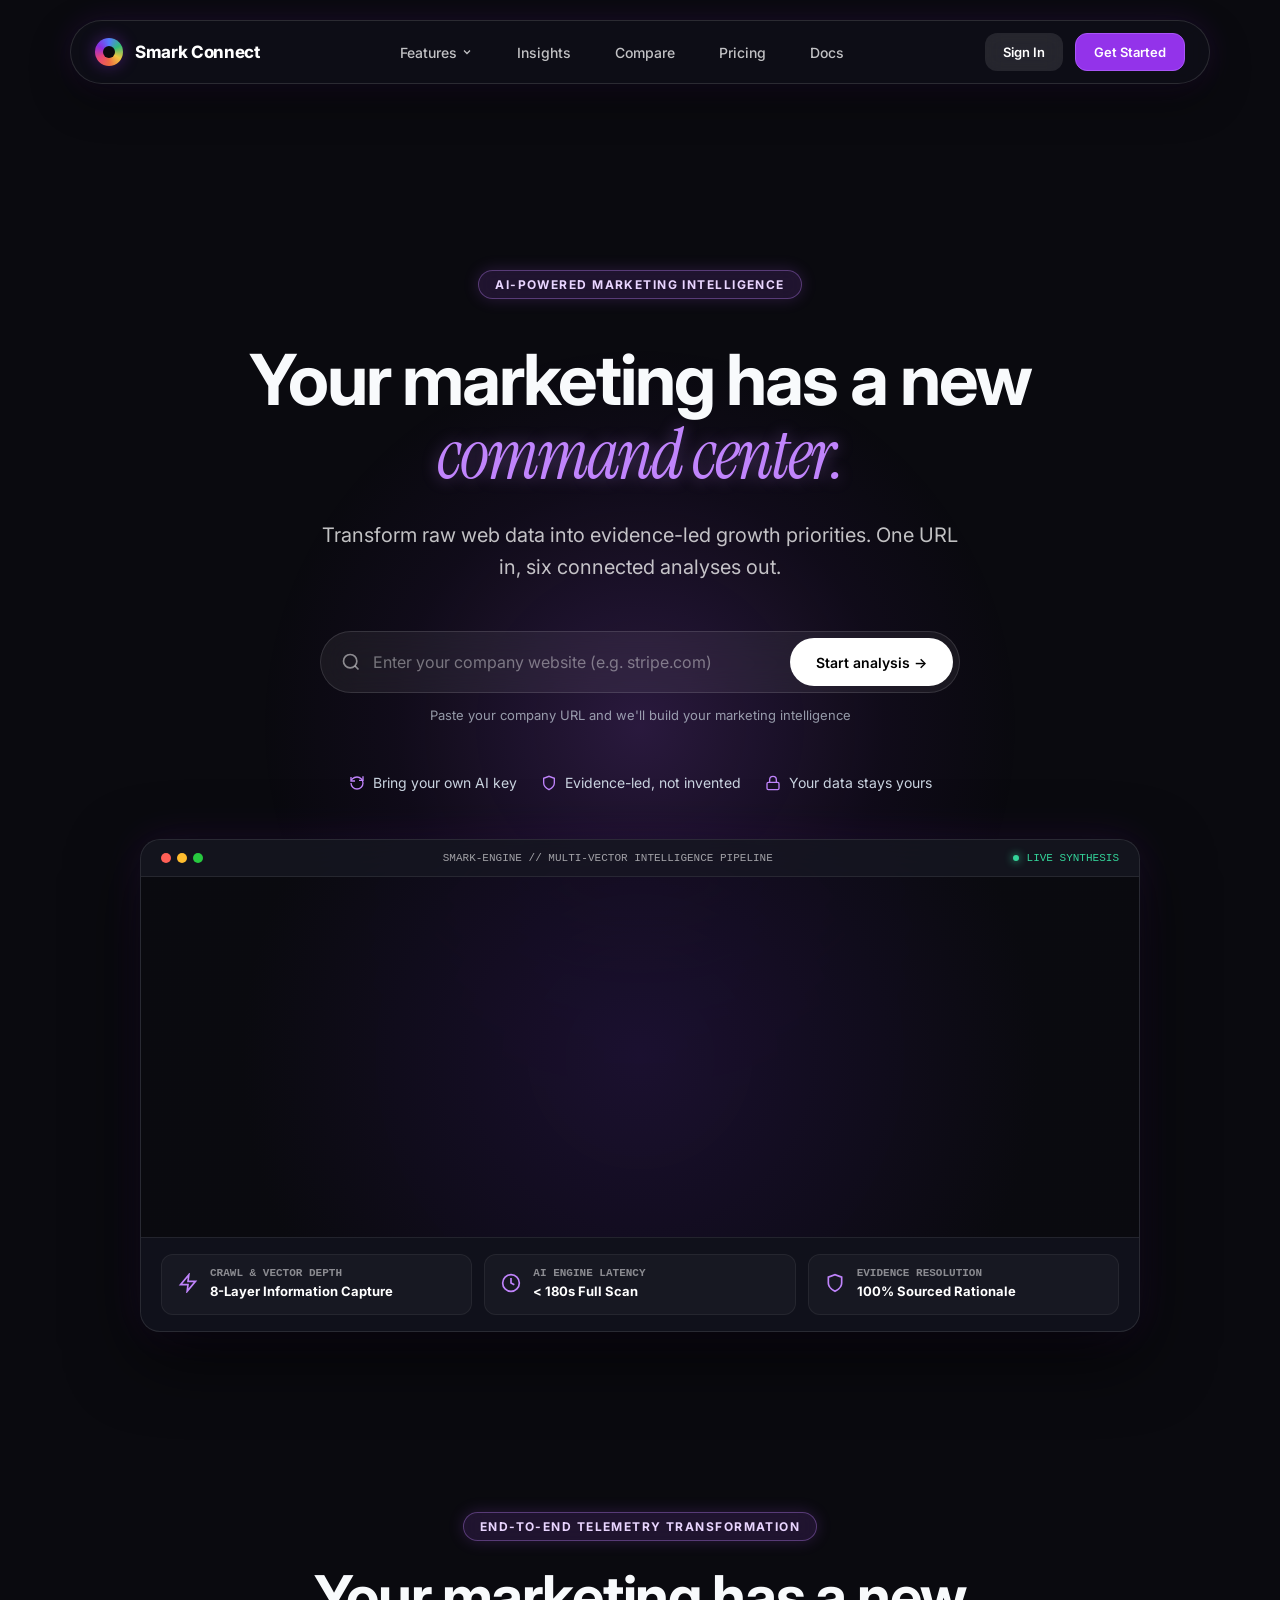
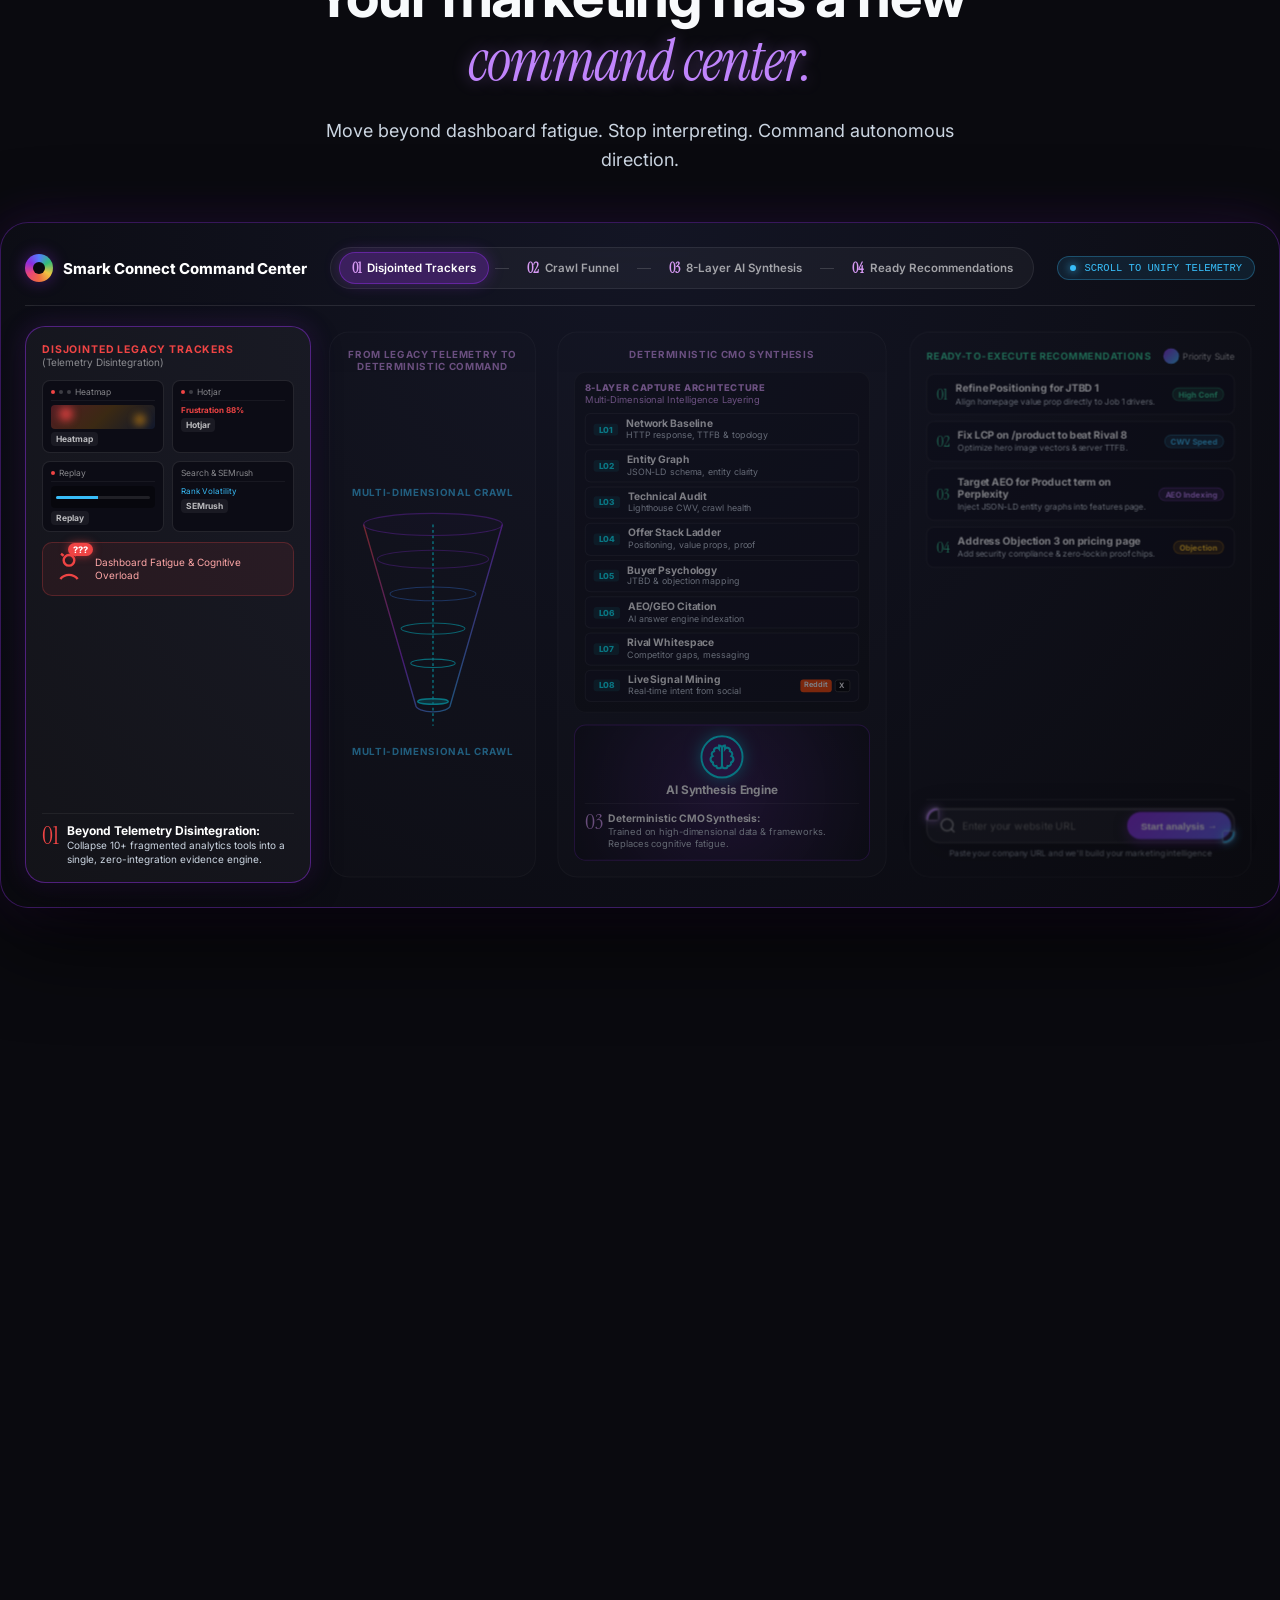
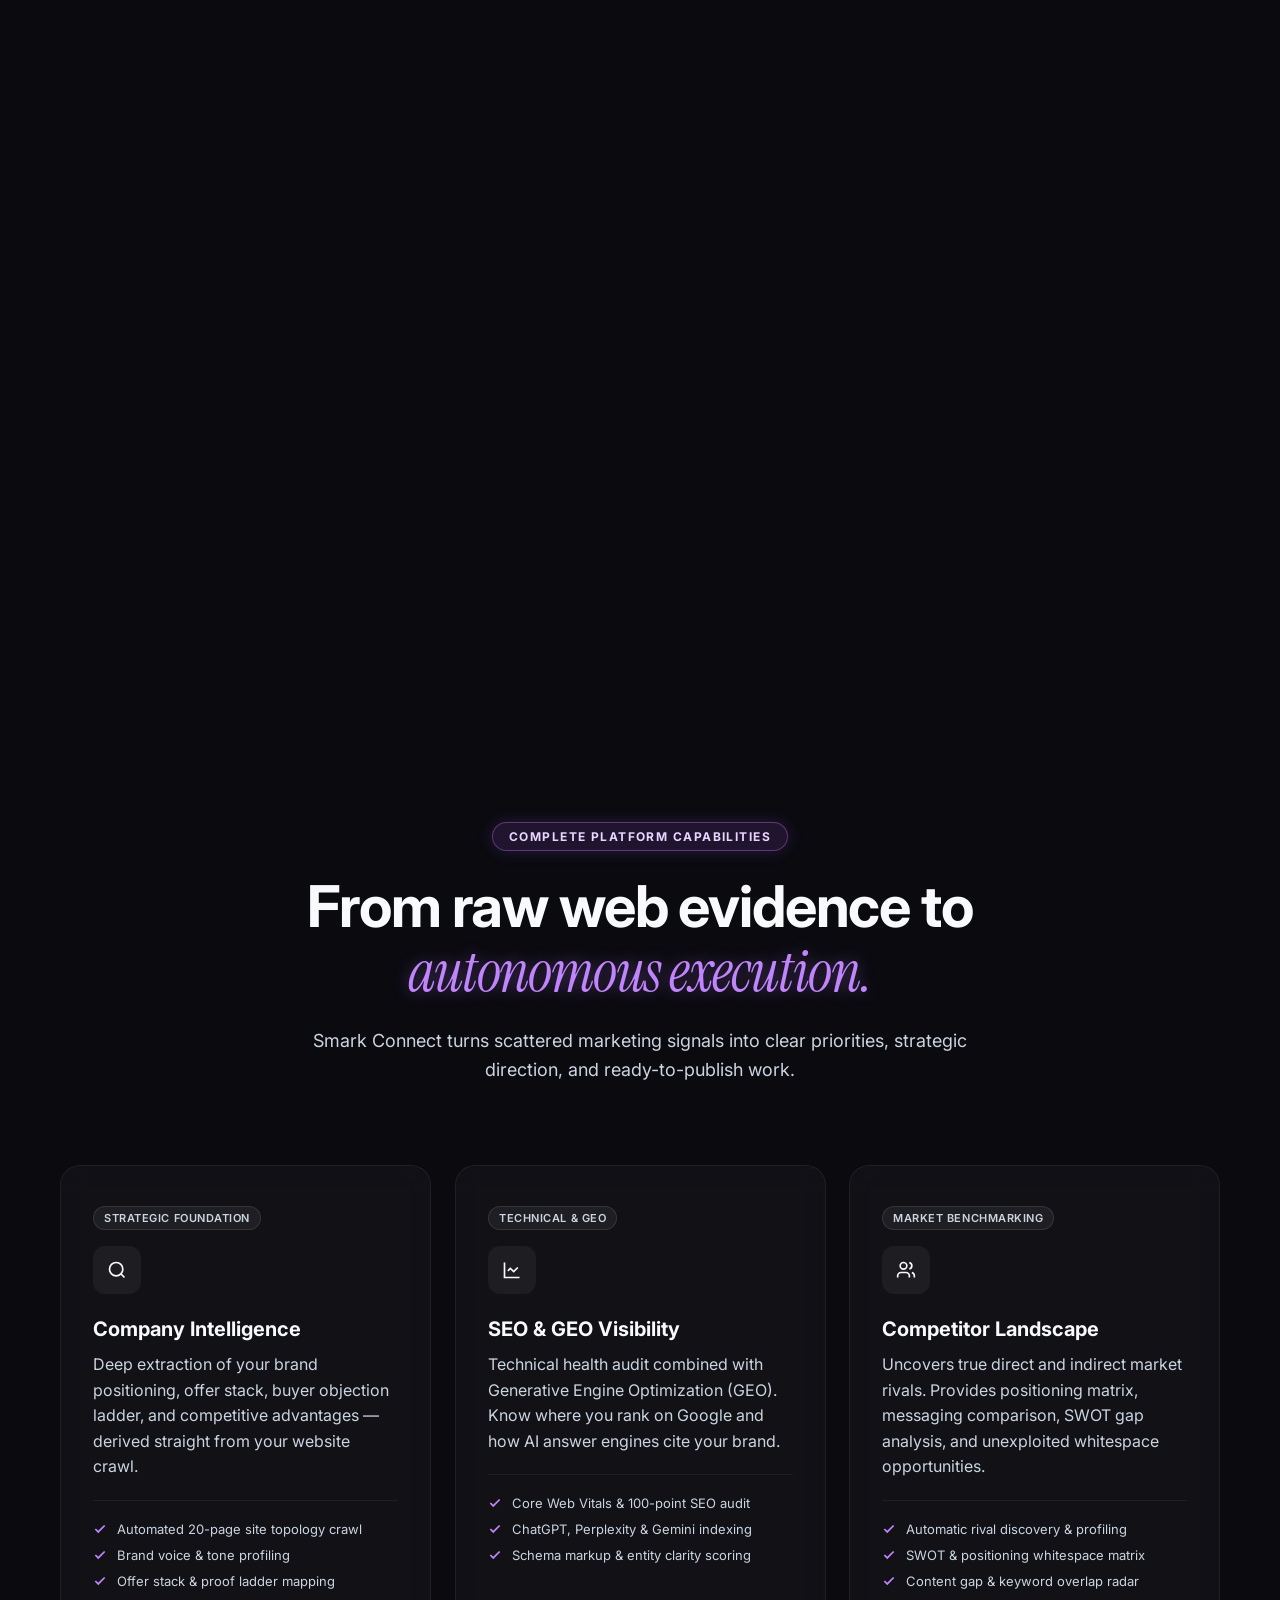
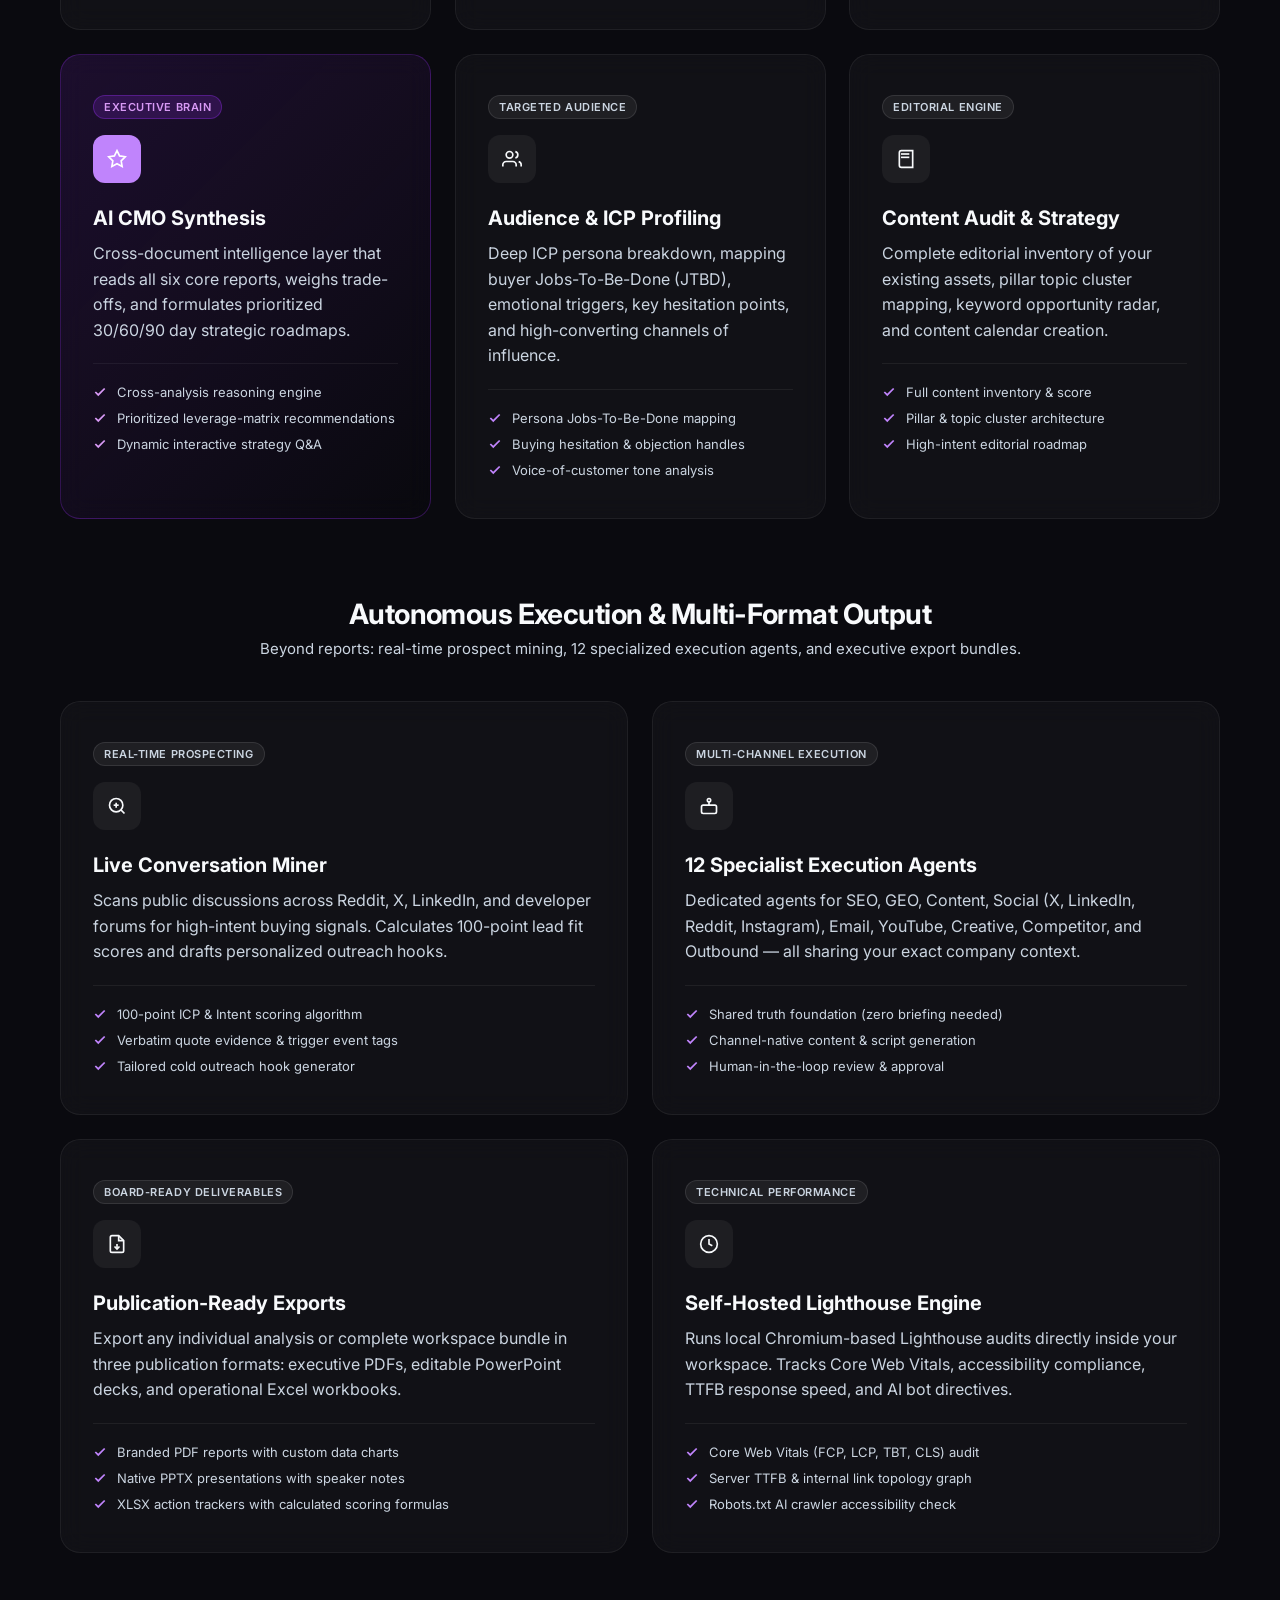
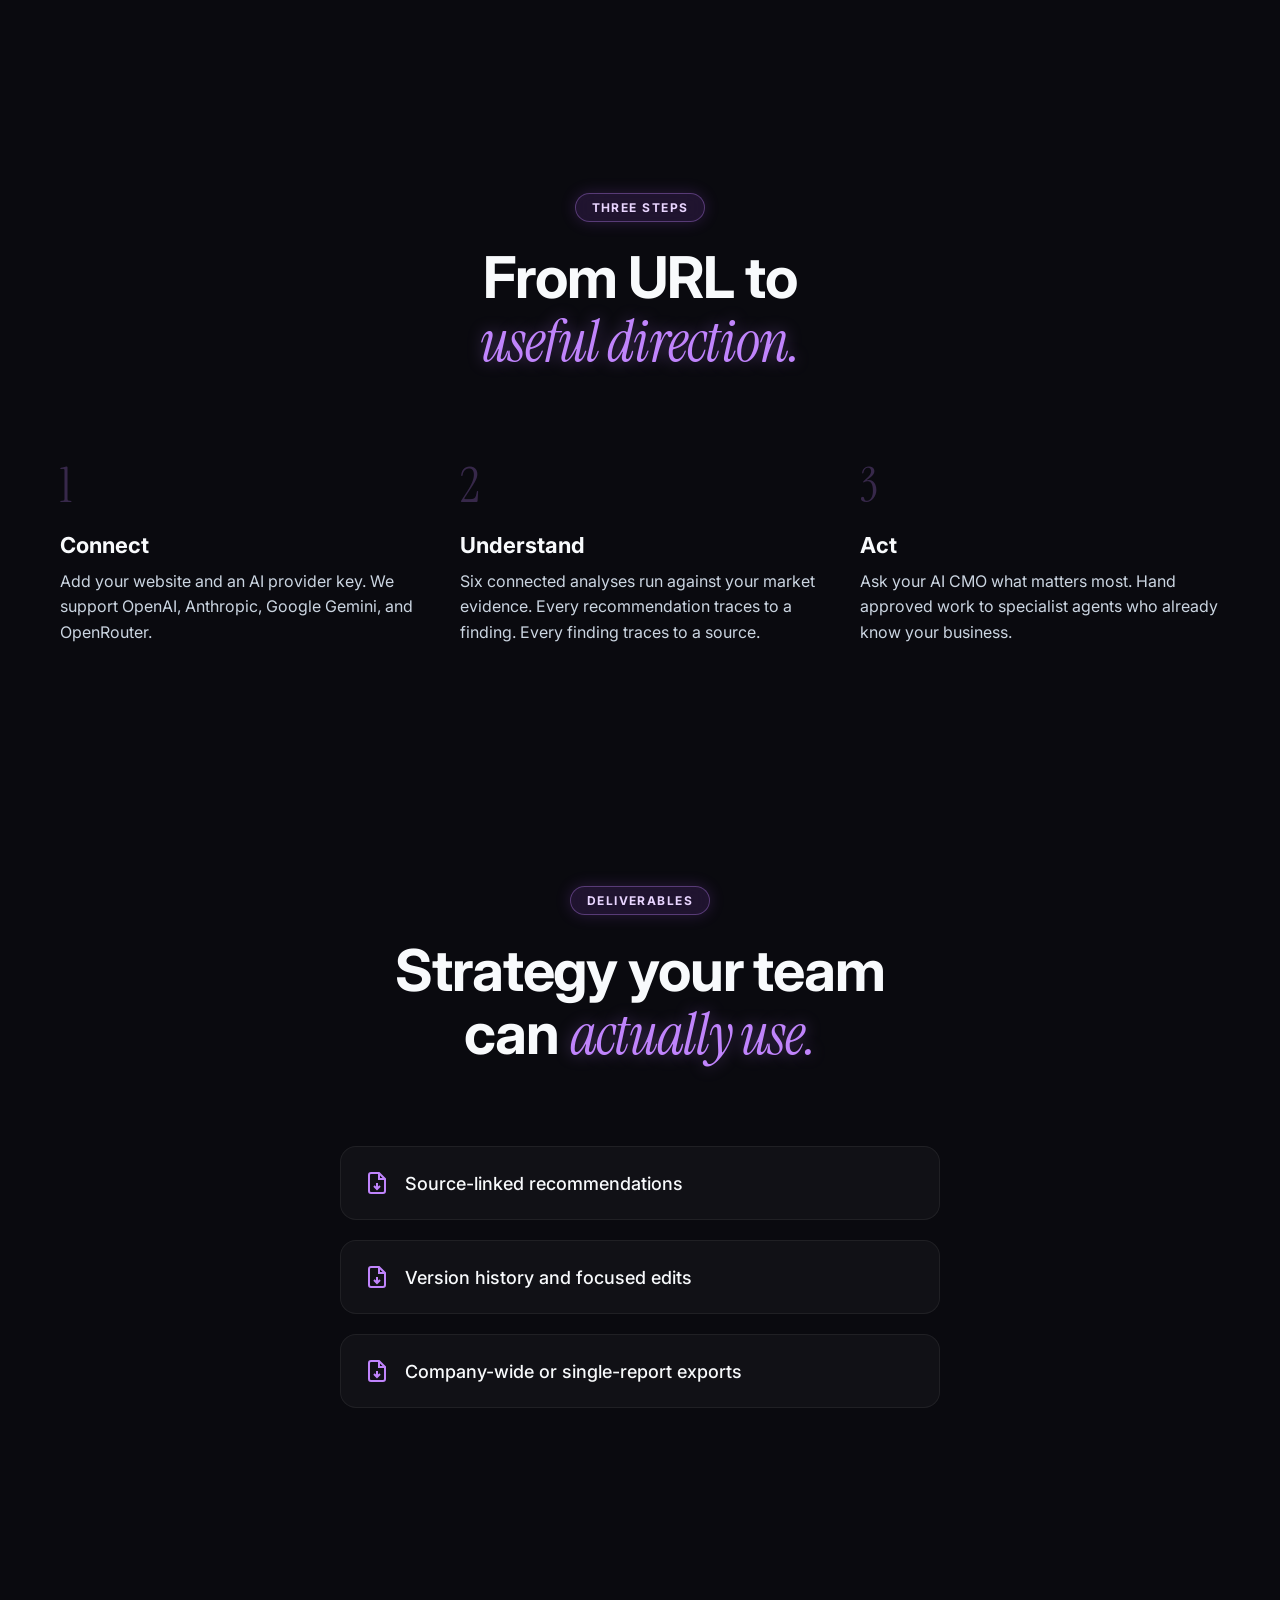
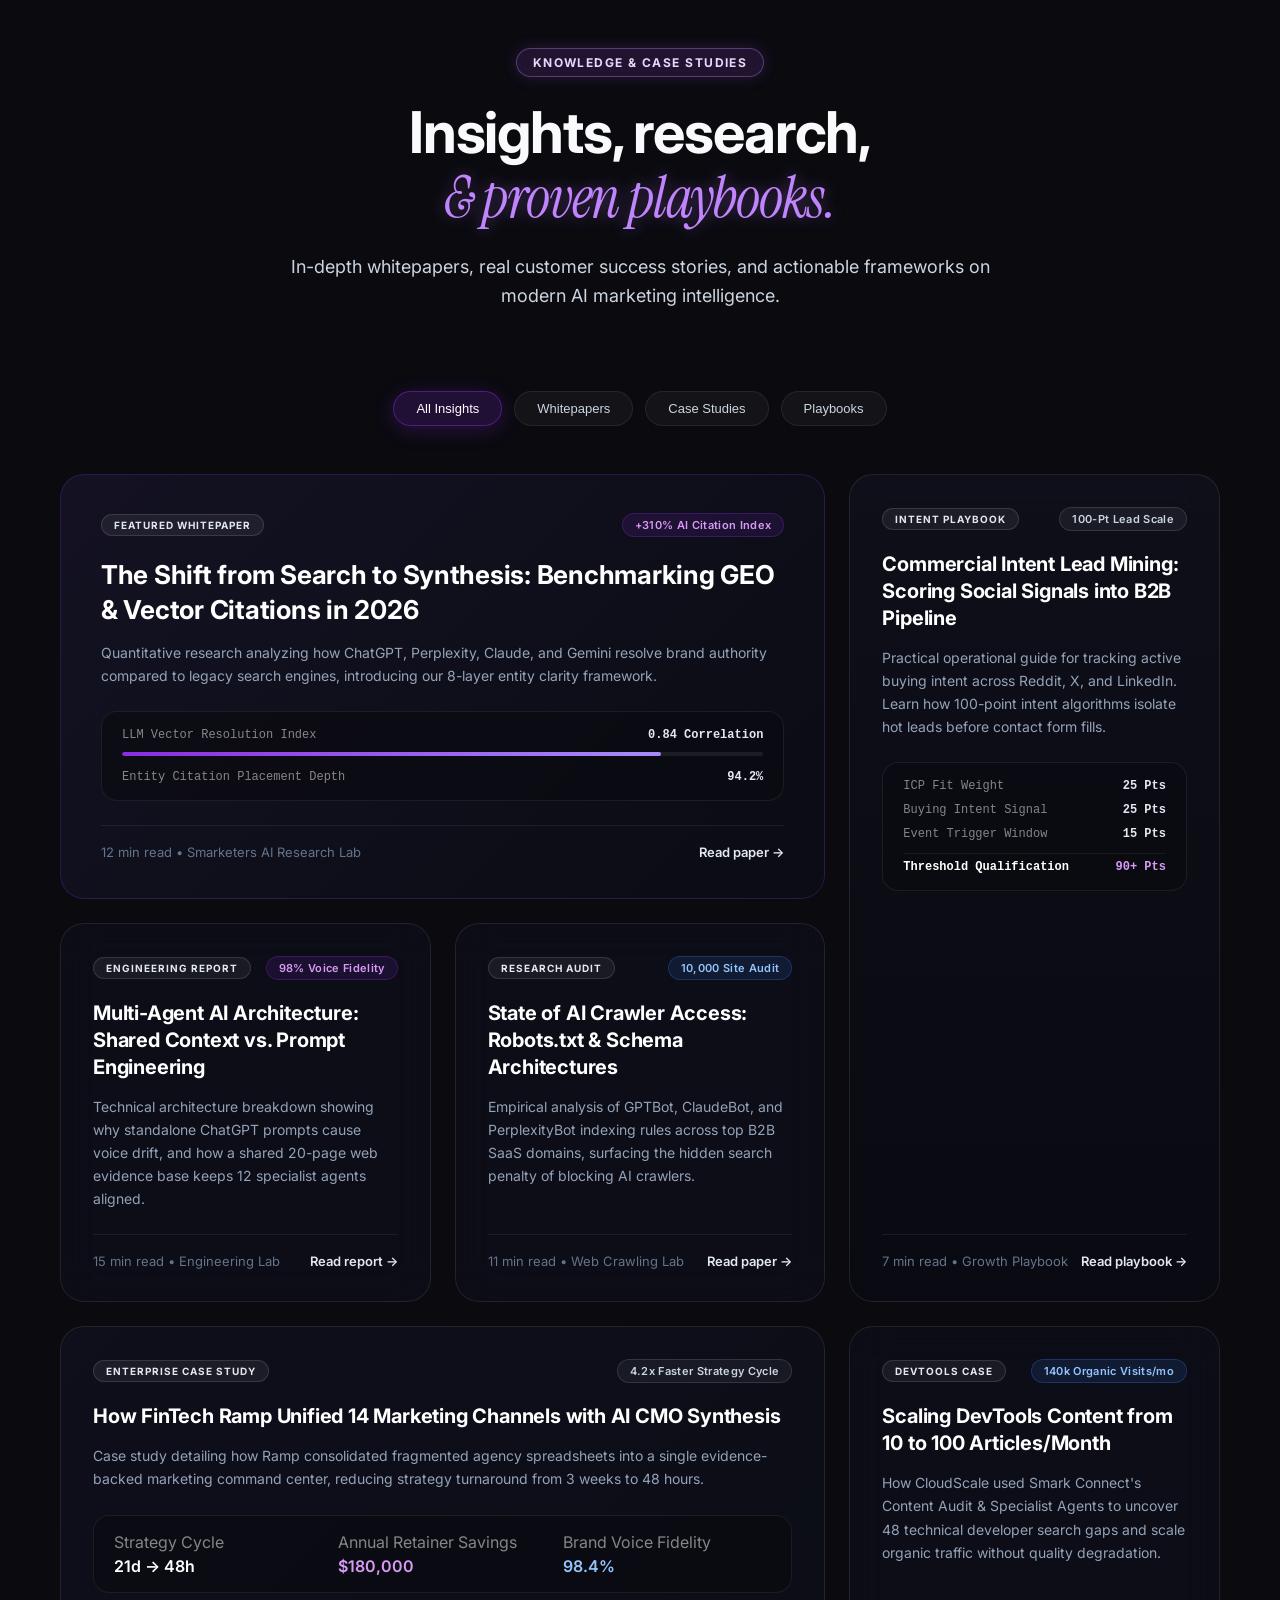
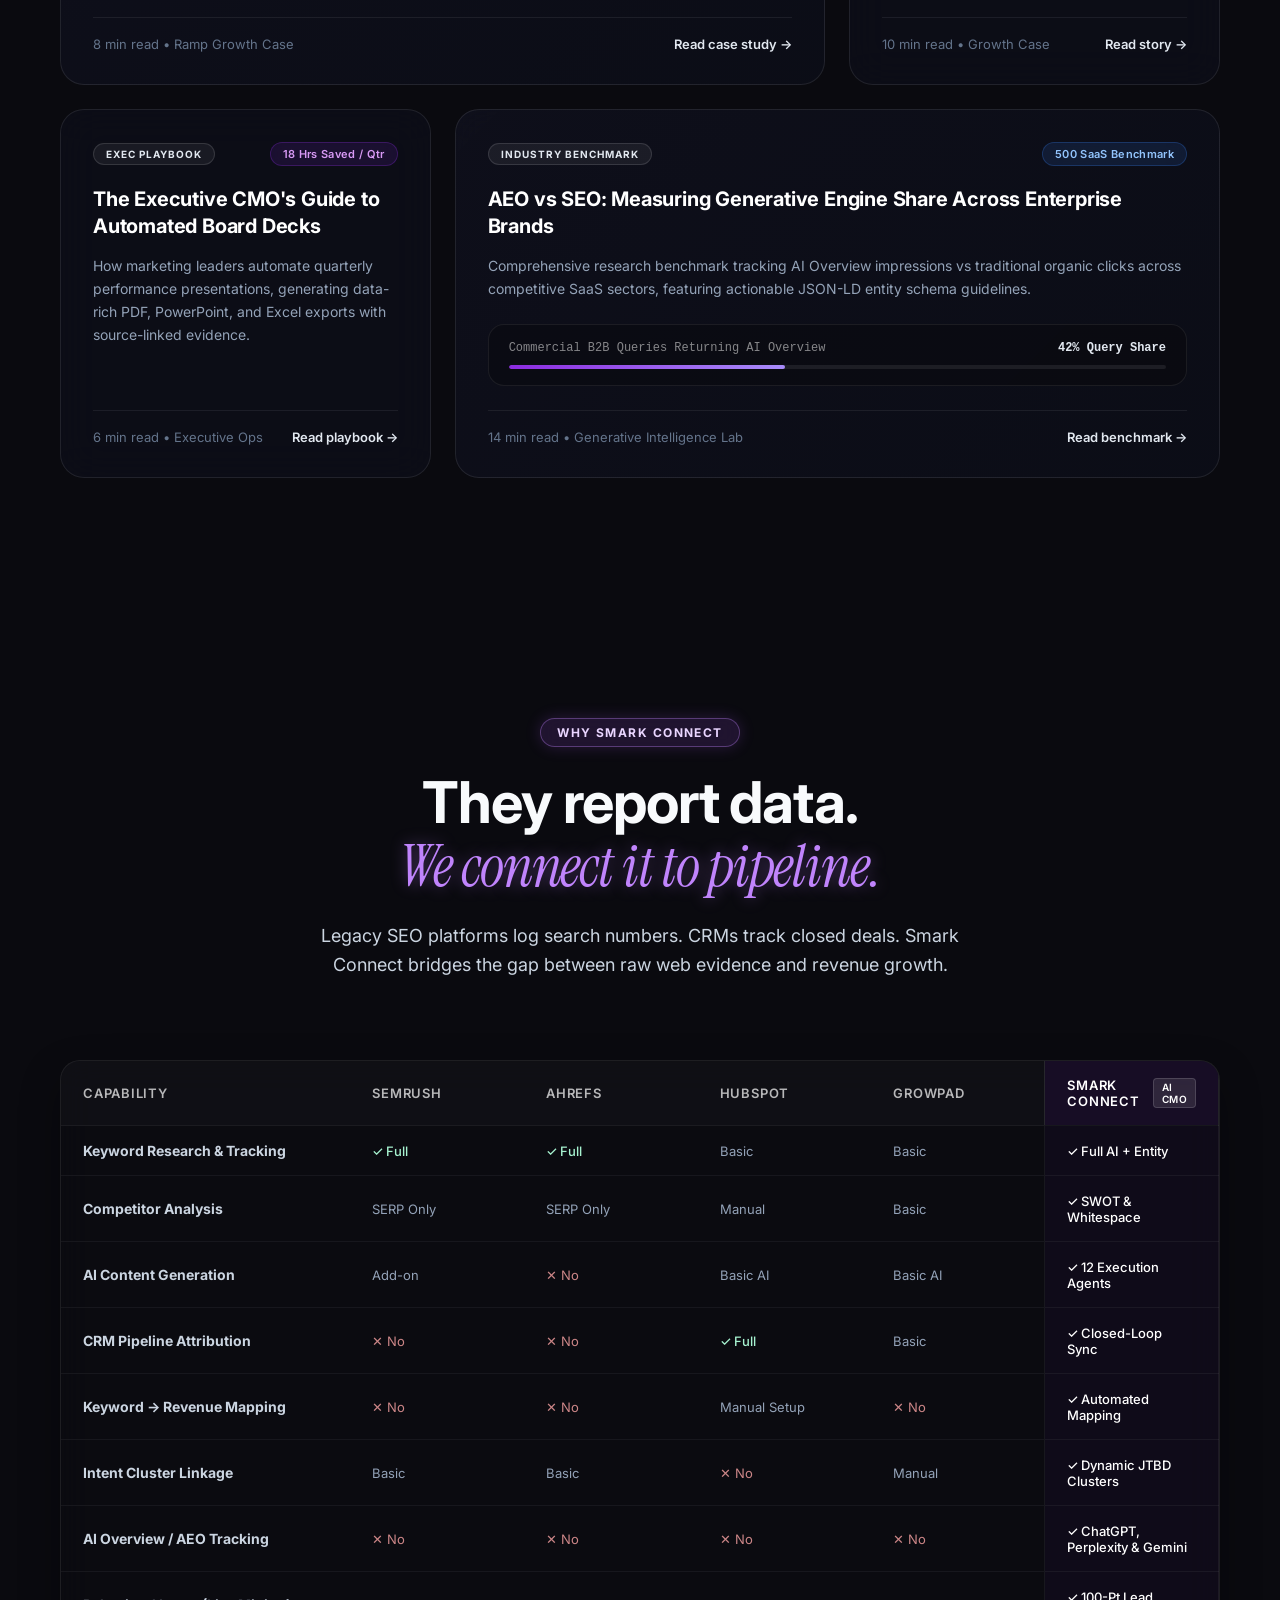
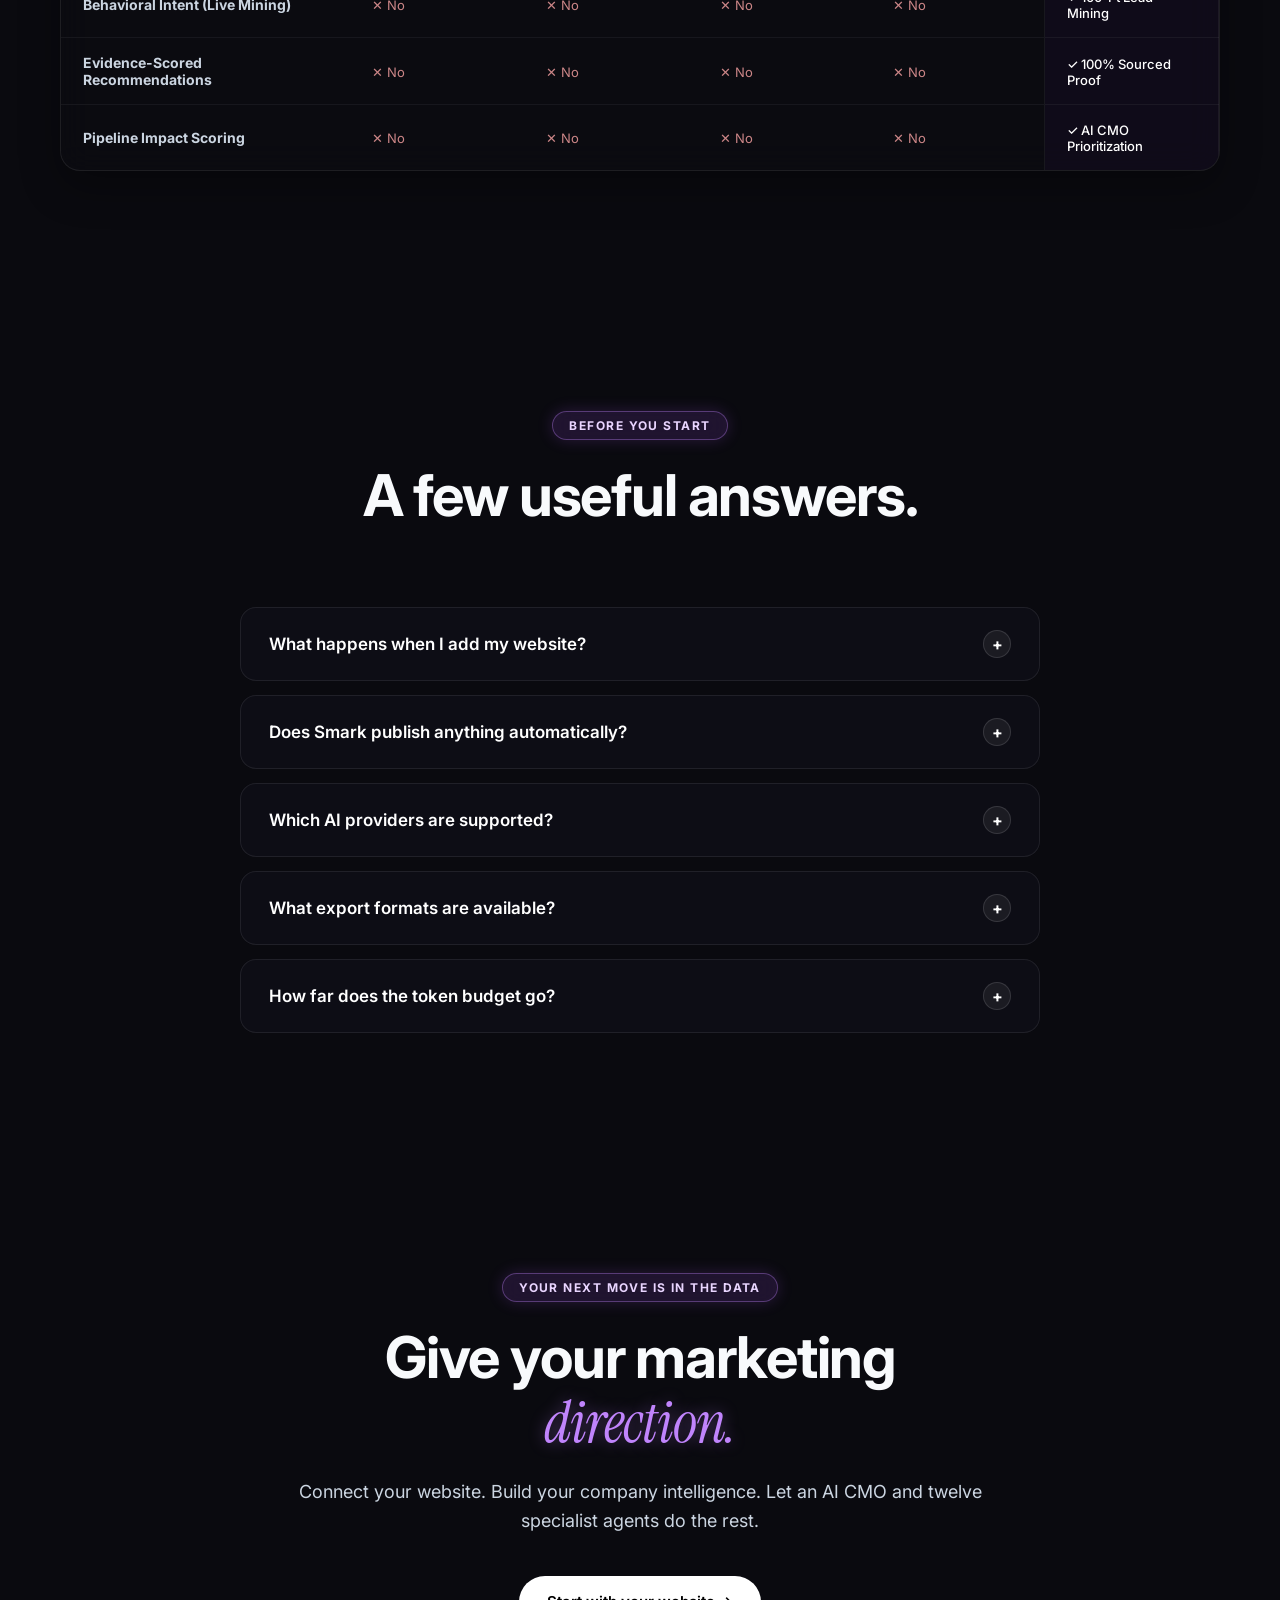
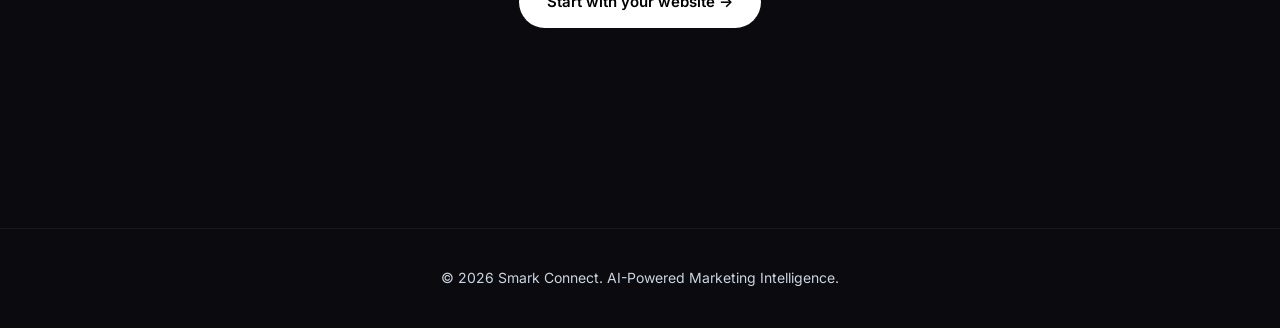
<file: public/index.html>
<!DOCTYPE html>
<html lang="en">
<head>
    <meta charset="UTF-8">
    <meta name="viewport" content="width=device-width, initial-scale=1.0">
    <title>Smark Connect - AI-Powered Marketing Intelligence</title>
    <style>
        /* Inter and Instrument Serif */
        @import url('https://fonts.googleapis.com/css2?family=Instrument+Serif:ital@1&family=Inter:wght@400;500;600;700;800&display=swap');

        :root {
            --bg-dark: #0a0a0f;
            --text-light: #f8fafc;
            --text-muted: #cbd5e1;
            --text-body: #e2e8f0;
            --purple-main: #c084fc;
            --purple-light: rgba(192, 132, 252, 0.25);
            --purple-glow: #a855f7;
            --purple-bright: #e9d5ff;
            --card-bg: rgba(255, 255, 255, 0.03);
            --card-border: rgba(255, 255, 255, 0.06);
            --font-sans: 'Inter', sans-serif;
            --font-serif: 'Instrument Serif', serif;
        }

        * {
            box-sizing: border-box;
            margin: 0;
            padding: 0;
        }

        body {
            background-color: var(--bg-dark);
            color: var(--text-light);
            font-family: var(--font-sans);
            overflow-x: hidden;
            -webkit-font-smoothing: antialiased;
        }

        /* Canvases & Neon Motion Layering */
        #wave-canvas {
            position: fixed;
            top: 0;
            left: 0;
            width: 100vw;
            height: 100vh;
            pointer-events: none;
            z-index: 0;
            filter: blur(34px);
            mix-blend-mode: screen;
            opacity: 0.92;
            transition: transform 0.1s ease-out;
        }

        #dot-canvas {
            position: fixed;
            top: 0;
            left: 0;
            width: 100vw;
            height: 100vh;
            pointer-events: none;
            z-index: 2;
            opacity: 1;
        }

        /* Ambient Motion & Ultra-Visible Particles */
        .ambient-particles {
            position: fixed;
            top: 0;
            left: 0;
            width: 100vw;
            height: 100vh;
            pointer-events: none;
            z-index: 3;
            transition: transform 0.15s ease-out;
        }

        .particle {
            position: absolute;
            background: radial-gradient(circle, #ffffff 0%, #f3e8ff 35%, #c084fc 70%, rgba(168, 85, 247, 0.95) 100%);
            border-radius: 50%;
            box-shadow: 0 0 16px #c084fc, 0 0 32px #a855f7, 0 0 50px rgba(168, 85, 247, 0.9);
            pointer-events: none;
            will-change: transform, opacity;
            animation: floatParticle 16s infinite linear;
        }

        @keyframes floatParticle {
            0% { transform: translateY(105vh) translateX(0) scale(0.8); opacity: 0; }
            12% { opacity: 1; }
            88% { opacity: 1; }
            100% { transform: translateY(-10vh) translateX(140px) scale(1.15); opacity: 0; }
        }

        .hero-glow {
            position: absolute;
            top: 50%;
            left: 50%;
            transform: translate(-50%, -50%);
            width: 60vw;
            height: 60vw;
            background: radial-gradient(circle, rgba(168, 85, 247, 0.2) 0%, rgba(139, 44, 224, 0.05) 45%, rgba(10, 10, 15, 0) 70%);
            z-index: -1;
            animation: pulseGlow 8s infinite alternate ease-in-out;
            pointer-events: none;
        }

        @keyframes pulseGlow {
            0% { opacity: 0.6; transform: translate(-50%, -50%) scale(0.9); }
            100% { opacity: 1; transform: translate(-50%, -50%) scale(1.15); }
        }

        /* Content Wrapper */
        .content-wrapper {
            position: relative;
            z-index: 2;
        }

        /* Typography & Readable Purple Text */
        h1, h2, h3 {
            font-weight: 700;
            line-height: 1.1;
        }

        em {
            font-family: var(--font-serif);
            font-style: italic;
            font-weight: 400;
            color: #c084fc;
            text-shadow: 0 0 16px rgba(192, 132, 252, 0.4);
        }

        .kicker {
            font-size: 12px;
            font-weight: 700;
            letter-spacing: 0.12em;
            text-transform: uppercase;
            color: #e9d5ff;
            background: rgba(168, 85, 247, 0.14);
            border: 1px solid rgba(192, 132, 252, 0.35);
            padding: 6px 16px;
            border-radius: 999px;
            margin-bottom: 24px;
            display: inline-block;
            backdrop-filter: blur(12px);
            box-shadow: 0 0 16px rgba(168, 85, 247, 0.2);
        }

        p {
            line-height: 1.6;
            color: var(--text-muted);
        }

        /* Floating Megamenu Header & Multicolour Ring Logo */
        header {
            position: fixed;
            top: 20px;
            left: 50%;
            transform: translateX(-50%);
            width: min(1140px, calc(100% - 40px));
            height: 64px;
            padding: 0 24px;
            display: flex;
            justify-content: space-between;
            align-items: center;
            z-index: 1000;
            background: rgba(15, 15, 25, 0.75);
            backdrop-filter: blur(24px) saturate(180%);
            border: 1px solid rgba(255, 255, 255, 0.12);
            border-radius: 999px;
            box-shadow: 0 16px 40px rgba(0, 0, 0, 0.4), 0 0 30px rgba(139, 44, 224, 0.15);
            transition: all 0.3s ease;
        }

        header.scrolled {
            background: rgba(10, 10, 15, 0.88);
            border-color: rgba(139, 44, 224, 0.35);
            box-shadow: 0 20px 50px rgba(0, 0, 0, 0.6), 0 0 40px rgba(139, 44, 224, 0.25);
        }

        .logo {
            display: flex;
            align-items: center;
            gap: 12px;
            font-weight: 750;
            font-size: 17px;
            text-decoration: none;
            color: white;
            letter-spacing: -0.02em;
        }

        .logo-mark {
            width: 28px;
            height: 28px;
            border-radius: 50%;
            background: conic-gradient(#537cff, #32bd79, #efc642, #ee6a42, #e8447a, #8b2ce0, #537cff);
            display: grid;
            place-items: center;
            box-shadow: 0 0 16px rgba(139, 44, 224, 0.4);
            position: relative;
            flex-shrink: 0;
        }

        .logo-mark::after {
            content: "";
            width: 12px;
            height: 12px;
            border-radius: 50%;
            background: #0a0a0f;
        }

        .nav-links {
            display: flex;
            gap: 16px;
            align-items: center;
        }

        .nav-link {
            color: rgba(255, 255, 255, 0.75);
            text-decoration: none;
            font-size: 14px;
            font-weight: 500;
            transition: all 0.2s ease;
            display: flex;
            align-items: center;
            gap: 4px;
            padding: 8px 14px;
            border-radius: 999px;
        }

        .nav-link:hover {
            color: white;
            background: rgba(255, 255, 255, 0.08);
        }

        /* Floating Megamenu Dropdown */
        .megamenu-item {
            position: relative;
        }

        .megamenu-dropdown {
            position: absolute;
            top: 100%;
            left: 50%;
            transform: translateX(-50%) translateY(8px);
            width: 560px;
            background: #0d0d15;
            border: 1px solid rgba(139, 44, 224, 0.35);
            border-radius: 20px;
            padding: 20px;
            display: grid;
            grid-template-columns: 1fr 1fr;
            gap: 16px;
            box-shadow: 0 24px 60px rgba(0, 0, 0, 0.7), 0 0 35px rgba(139, 44, 224, 0.2);
            opacity: 0;
            pointer-events: none;
            transition: all 0.25s ease;
            z-index: 1001;
        }

        .megamenu-item:hover .megamenu-dropdown {
            opacity: 1;
            pointer-events: auto;
            transform: translateX(-50%) translateY(14px);
        }

        .megamenu-title {
            font-size: 10px;
            font-weight: 700;
            letter-spacing: 0.08em;
            color: #d89af5;
            margin-bottom: 10px;
            padding-left: 6px;
            text-transform: uppercase;
        }

        .megamenu-link {
            display: flex;
            align-items: flex-start;
            gap: 10px;
            padding: 8px;
            border-radius: 12px;
            text-decoration: none;
            transition: background 0.2s ease;
        }

        .megamenu-link:hover {
            background: rgba(255, 255, 255, 0.06);
        }

        .mm-icon {
            width: 30px;
            height: 30px;
            border-radius: 8px;
            background: rgba(139, 44, 224, 0.15);
            border: 1px solid rgba(139, 44, 224, 0.3);
            color: #d89af5;
            display: grid;
            place-items: center;
            flex-shrink: 0;
        }

        .megamenu-link strong {
            display: block;
            font-size: 13px;
            color: white;
            margin-bottom: 2px;
        }

        .megamenu-link p {
            font-size: 11px;
            color: var(--text-muted);
            margin: 0;
            line-height: 1.3;
        }

        /* Buttons */
        .btn {
            display: inline-flex;
            align-items: center;
            justify-content: center;
            height: 52px;
            padding: 0 28px;
            border-radius: 999px;
            font-weight: 600;
            font-size: 15px;
            text-decoration: none;
            transition: all 0.2s ease;
            cursor: pointer;
            border: none;
        }

        .btn-primary {
            background: white;
            color: black;
        }

        .btn-primary:hover {
            transform: translateY(-2px);
            box-shadow: 0 10px 20px rgba(255, 255, 255, 0.1);
        }

        .btn-secondary {
            background: rgba(255, 255, 255, 0.1);
            color: white;
            backdrop-filter: blur(10px);
        }

        .btn-secondary:hover {
            background: rgba(255, 255, 255, 0.15);
        }

        /* Layout & Sections */
        section {
            padding: 120px 20px;
            max-width: 1200px;
            margin: 0 auto;
        }

        .section-header {
            text-align: center;
            margin-bottom: 80px;
            max-width: 700px;
            margin-inline: auto;
        }

        .section-header h2 {
            font-size: clamp(36px, 4.5vw, 60px);
            letter-spacing: -0.02em;
            margin-bottom: 24px;
        }

        .section-header p {
            font-size: 18px;
        }

        /* Hero */
        .hero {
            min-height: 100vh;
            display: flex;
            flex-direction: column;
            justify-content: flex-start;
            align-items: center;
            text-align: center;
            padding-top: max(140px, calc(50vh - 180px));
            position: relative;
        }

        .hero .kicker {
            margin-bottom: 12px;
        }

        .hero h1 {
            font-size: clamp(44px, 5.5vw, 76px);
            letter-spacing: -0.03em;
            line-height: 1.04;
            text-align: center;
            max-width: 840px;
            margin: 4px auto 28px;
            will-change: transform;
        }

        .hero h1 em {
            color: var(--purple-main);
            font-style: italic;
        }

        .hero .subtitle {
            font-size: 20px;
            max-width: 650px;
            margin: 0 auto 48px;
            color: rgba(255, 255, 255, 0.75);
        }

        .hero-ctas {
            display: flex;
            gap: 16px;
            justify-content: center;
            margin-bottom: 60px;
        }

        /* Minimal Sleek Search Bar */
        .search-bar {
            width: 100%;
            max-width: 640px;
            margin: 0 auto 48px;
            position: relative;
        }

        .search-bar-inner {
            display: flex;
            align-items: center;
            background: rgba(255, 255, 255, 0.06);
            border: 1px solid rgba(255, 255, 255, 0.12);
            border-radius: 999px;
            padding: 6px 6px 6px 20px;
            backdrop-filter: blur(16px);
            transition: border-color 0.3s ease, box-shadow 0.3s ease;
        }

        .search-bar-inner:focus-within {
            border-color: rgba(139, 44, 224, 0.5);
            box-shadow: 0 0 30px rgba(139, 44, 224, 0.2);
        }

        .search-bar-inner svg {
            flex-shrink: 0;
            color: rgba(255, 255, 255, 0.5);
            margin-right: 12px;
        }

        .search-bar-inner input {
            flex: 1;
            background: none;
            border: none;
            outline: none;
            color: white;
            font-family: var(--font-sans);
            font-size: 16px;
            padding: 14px 0;
        }

        .search-bar-inner input::placeholder {
            color: rgba(255, 255, 255, 0.4);
        }

        .search-bar-inner button {
            flex-shrink: 0;
            height: 48px;
            padding: 0 26px;
            border-radius: 999px;
            border: none;
            background: white;
            color: black;
            font-family: var(--font-sans);
            font-weight: 600;
            font-size: 14px;
            cursor: pointer;
            transition: all 0.2s ease;
            white-space: nowrap;
        }

        .search-bar-inner button:hover {
            transform: translateY(-1px);
            background: #f0f0f0;
        }

        .search-bar-hint {
            font-size: 13px;
            color: rgba(255, 255, 255, 0.5);
            margin-top: 12px;
            text-align: center;
        }

        .stitch-chip-btn {
            display: inline-flex;
            align-items: center;
            gap: 6px;
            background: rgba(255, 255, 255, 0.04);
            border: 1px solid rgba(255, 255, 255, 0.08);
            padding: 7px 16px;
            border-radius: 999px;
            font-size: 12px;
            color: rgba(255, 255, 255, 0.7);
            cursor: pointer;
            transition: all 0.2s ease;
        }

        .stitch-chip-btn:hover {
            background: rgba(255, 255, 255, 0.1);
            border-color: rgba(255, 255, 255, 0.2);
            color: white;
        }

        .search-bar-hint {
            text-align: center;
            font-size: 13px;
            color: var(--text-muted);
            margin-top: 12px;
            opacity: 0.7;
        }

        .badges {
            display: flex;
            gap: 24px;
            justify-content: center;
            flex-wrap: wrap;
        }

        .badge {
            display: flex;
            align-items: center;
            gap: 8px;
            font-size: 14px;
            color: var(--text-muted);
        }

        .badge svg {
            color: var(--purple-main);
        }

        /* Proof Bar */
        .proof-bar {
            padding: 40px 20px;
            text-align: center;
            border-top: 1px solid var(--card-border);
            border-bottom: 1px solid var(--card-border);
            background: rgba(10, 10, 15, 0.3);
            backdrop-filter: blur(10px);
        }

        .proof-bar p {
            font-size: 16px;
            font-weight: 500;
            color: var(--text-light);
            max-width: 800px;
            margin: 0 auto;
        }

        /* Grids */
        .grid {
            display: grid;
            grid-template-columns: repeat(3, 1fr);
            gap: 24px;
        }

        /* Cards */
        .card {
            background: var(--card-bg);
            border: 1px solid var(--card-border);
            border-radius: 20px;
            padding: 40px 32px;
            backdrop-filter: blur(12px);
            transition: transform 0.3s ease, border-color 0.3s ease;
            will-change: transform;
        }

        .card:hover {
            border-color: rgba(255, 255, 255, 0.18);
        }

        .card.featured {
            background: linear-gradient(135deg, rgba(139, 44, 224, 0.15), rgba(10, 10, 15, 0));
            border-color: rgba(139, 44, 224, 0.3);
        }

        .card-icon {
            width: 48px;
            height: 48px;
            border-radius: 12px;
            background: rgba(255, 255, 255, 0.05);
            display: flex;
            align-items: center;
            justify-content: center;
            margin-bottom: 24px;
            color: var(--text-light);
        }

        .featured .card-icon {
            background: var(--purple-main);
            color: white;
        }

        .card h3 {
            font-size: 20px;
            margin-bottom: 12px;
        }

        .card-tag {
            display: inline-block;
            padding: 4px 10px;
            border-radius: 999px;
            background: rgba(255, 255, 255, 0.06);
            border: 1px solid rgba(255, 255, 255, 0.1);
            font-size: 11px;
            font-weight: 600;
            color: var(--text-muted);
            letter-spacing: 0.05em;
            text-transform: uppercase;
            margin-bottom: 16px;
        }

        .featured .card-tag {
            background: rgba(139, 44, 224, 0.2);
            border-color: rgba(139, 44, 224, 0.4);
            color: #d89af5;
        }

        .card-feature-list {
            list-style: none;
            padding: 0;
            margin: 20px 0 0;
            display: flex;
            flex-direction: column;
            gap: 10px;
            border-top: 1px solid rgba(255, 255, 255, 0.06);
            padding-top: 20px;
        }

        .card-feature-list li {
            display: flex;
            align-items: center;
            gap: 10px;
            font-size: 13px;
            color: var(--text-muted);
        }

        .card-feature-list li svg {
            color: var(--purple-main);
            flex-shrink: 0;
        }

        .featured .card-feature-list li svg {
            color: #d89af5;
        }

        .feature-subheading {
            margin-top: 80px;
            margin-bottom: 40px;
            text-align: center;
        }

        .feature-subheading h3 {
            font-size: 28px;
            letter-spacing: -0.02em;
        }

        .feature-subheading p {
            color: var(--text-muted);
            font-size: 15px;
            margin-top: 8px;
        }

        /* Bento Grid & Insights Section */
        .insights-filters {
            display: flex;
            justify-content: center;
            gap: 12px;
            margin-bottom: 48px;
            flex-wrap: wrap;
        }

        .filter-btn {
            background: rgba(255, 255, 255, 0.04);
            border: 1px solid rgba(255, 255, 255, 0.08);
            color: var(--text-muted);
            padding: 9px 22px;
            border-radius: 999px;
            font-size: 13px;
            font-weight: 500;
            cursor: pointer;
            transition: all 0.25s cubic-bezier(0.16, 1, 0.3, 1);
        }

        .filter-btn:hover, .filter-btn.active {
            background: rgba(139, 44, 224, 0.18);
            border-color: rgba(139, 44, 224, 0.45);
            color: #ffffff;
            box-shadow: 0 4px 20px rgba(139, 44, 224, 0.25);
        }

        .insights-grid {
            display: grid;
            grid-template-columns: repeat(12, 1fr);
            gap: 24px;
        }

        @media (max-width: 1024px) {
            .insights-grid {
                grid-template-columns: repeat(6, 1fr);
            }
        }

        @media (max-width: 768px) {
            .insights-grid {
                grid-template-columns: 1fr;
            }
        }

        .insight-card {
            background: rgba(14, 15, 26, 0.7);
            border: 1px solid rgba(255, 255, 255, 0.09);
            border-radius: 24px;
            padding: 32px;
            backdrop-filter: blur(20px);
            display: flex;
            flex-direction: column;
            justify-content: space-between;
            transition: all 0.35s cubic-bezier(0.16, 1, 0.3, 1);
            cursor: pointer;
            position: relative;
            overflow: hidden;
        }

        .insight-card::before {
            content: '';
            position: absolute;
            top: 0;
            left: 0;
            right: 0;
            height: 1px;
            background: linear-gradient(90deg, transparent, rgba(255, 255, 255, 0.15), transparent);
            opacity: 0;
            transition: opacity 0.35s ease;
        }

        .insight-card:hover {
            border-color: rgba(139, 44, 224, 0.35);
            background: rgba(18, 19, 32, 0.85);
            box-shadow: 0 12px 30px rgba(0, 0, 0, 0.4), 0 0 20px rgba(139, 44, 224, 0.08);
        }

        .insight-card:hover::before {
            opacity: 1;
        }

        /* Bento Grid Tile Sizes */
        .tile-hero {
            grid-column: span 8;
            background: linear-gradient(135deg, rgba(22, 20, 38, 0.85) 0%, rgba(12, 13, 22, 0.8) 100%);
            border-color: rgba(139, 44, 224, 0.25);
            padding: 38px 40px;
        }

        .tile-tall {
            grid-column: span 4;
            grid-row: span 2;
            background: linear-gradient(180deg, rgba(16, 17, 28, 0.8) 0%, rgba(10, 10, 18, 0.85) 100%);
        }

        .tile-wide {
            grid-column: span 8;
            background: linear-gradient(135deg, rgba(16, 17, 30, 0.8) 0%, rgba(12, 14, 24, 0.85) 100%);
        }

        .tile-standard {
            grid-column: span 4;
        }

        @media (max-width: 1024px) {
            .tile-hero, .tile-wide, .tile-tall, .tile-standard {
                grid-column: span 6;
                grid-row: span 1;
            }
        }

        @media (max-width: 768px) {
            .tile-hero, .tile-wide, .tile-tall, .tile-standard {
                grid-column: span 1;
                grid-row: span 1;
                padding: 24px;
            }
        }

        .insight-header {
            display: flex;
            align-items: center;
            justify-content: space-between;
            margin-bottom: 20px;
            flex-wrap: wrap;
            gap: 10px;
        }

        .insight-category {
            font-size: 10px;
            font-weight: 700;
            letter-spacing: 0.1em;
            text-transform: uppercase;
            color: #e2e8f0;
            background: rgba(255, 255, 255, 0.06);
            padding: 4px 12px;
            border-radius: 999px;
            border: 1px solid rgba(255, 255, 255, 0.12);
        }

        /* Subtle Non-Neon Colors - Glass Slate & Soft Accent Tones */
        .insight-metric {
            font-size: 11px;
            font-weight: 600;
            letter-spacing: 0.03em;
            color: #cbd5e1;
            background: rgba(255, 255, 255, 0.05);
            padding: 4px 12px;
            border-radius: 999px;
            border: 1px solid rgba(255, 255, 255, 0.12);
            backdrop-filter: blur(8px);
        }

        .insight-metric.purple {
            color: #d89af5;
            background: rgba(139, 44, 224, 0.12);
            border-color: rgba(139, 44, 224, 0.28);
        }

        .insight-metric.blue {
            color: #93c5fd;
            background: rgba(59, 130, 246, 0.12);
            border-color: rgba(59, 130, 246, 0.25);
        }

        .insight-card h3 {
            font-size: 20px;
            font-weight: 700;
            line-height: 1.35;
            margin-bottom: 14px;
            color: #ffffff;
            letter-spacing: -0.01em;
        }

        .tile-hero h3 {
            font-size: 26px;
        }

        .insight-card p {
            font-size: 14px;
            line-height: 1.65;
            color: #94a3b8;
            margin-bottom: 24px;
        }

        /* Functional Telemetry / Feature Boxes */
        .tile-preview-box {
            background: rgba(10, 10, 16, 0.6);
            border: 1px solid rgba(255, 255, 255, 0.07);
            border-radius: 16px;
            padding: 16px 20px;
            margin-bottom: 24px;
            display: flex;
            flex-direction: column;
            gap: 10px;
        }

        .telemetry-row {
            display: flex;
            align-items: center;
            justify-content: space-between;
            font-size: 12px;
            font-family: monospace;
        }

        .telemetry-label {
            color: rgba(255, 255, 255, 0.5);
        }

        .telemetry-val {
            color: #e2e8f0;
            font-weight: 600;
        }

        .telemetry-bar-bg {
            height: 4px;
            width: 100%;
            background: rgba(255, 255, 255, 0.08);
            border-radius: 2px;
            overflow: hidden;
        }

        .telemetry-bar-fill {
            height: 100%;
            background: linear-gradient(90deg, #8b2ce0, #a78bfa);
            border-radius: 2px;
        }

        .insight-footer {
            display: flex;
            align-items: center;
            justify-content: space-between;
            border-top: 1px solid rgba(255, 255, 255, 0.07);
            padding-top: 18px;
            margin-top: auto;
            font-size: 13px;
            color: #64748b;
        }

        .insight-read-more {
            color: #e2e8f0;
            font-weight: 600;
            display: flex;
            align-items: center;
            gap: 6px;
            transition: all 0.25s ease;
        }

        .insight-card:hover .insight-read-more {
            gap: 10px;
            color: white;
        }

        /* Insight Modal */
        .modal-overlay {
            position: fixed;
            top: 0;
            left: 0;
            width: 100vw;
            height: 100vh;
            background: rgba(5, 5, 10, 0.85);
            backdrop-filter: blur(16px);
            z-index: 9999;
            display: flex;
            align-items: center;
            justify-content: center;
            opacity: 0;
            pointer-events: none;
            transition: opacity 0.3s ease;
            padding: 20px;
        }

        .modal-overlay.active {
            opacity: 1;
            pointer-events: auto;
        }

        .modal-content {
            background: #0d0d15;
            border: 1px solid rgba(139, 44, 224, 0.4);
            border-radius: 24px;
            width: min(840px, 100%);
            max-height: 85vh;
            overflow-y: auto;
            padding: 48px;
            position: relative;
            box-shadow: 0 24px 60px rgba(0, 0, 0, 0.6);
            color: var(--text-light);
        }

        .modal-close {
            position: absolute;
            top: 24px;
            right: 24px;
            background: rgba(255, 255, 255, 0.08);
            border: 1px solid rgba(255, 255, 255, 0.15);
            color: white;
            width: 40px;
            height: 40px;
            border-radius: 50%;
            display: flex;
            align-items: center;
            justify-content: center;
            cursor: pointer;
            font-size: 20px;
            transition: all 0.2s ease;
        }

        .modal-close:hover {
            background: rgba(255, 255, 255, 0.2);
            transform: scale(1.05);
        }

        .modal-body h2 {
            font-size: 28px;
            margin: 16px 0;
            line-height: 1.3;
            color: white;
        }

        .modal-meta {
            display: flex;
            gap: 16px;
            align-items: center;
            font-size: 13px;
            color: var(--text-muted);
            margin-bottom: 28px;
            padding-bottom: 16px;
            border-bottom: 1px solid rgba(255, 255, 255, 0.08);
        }

        .modal-takeaways {
            background: rgba(139, 44, 224, 0.1);
            border: 1px solid rgba(139, 44, 224, 0.3);
            border-radius: 16px;
            padding: 24px;
            margin: 24px 0;
        }

        .modal-takeaways h4 {
            color: #d89af5;
            margin-bottom: 12px;
            font-size: 16px;
        }

        .modal-takeaways ul {
            padding-left: 20px;
            display: flex;
            flex-direction: column;
            gap: 8px;
            font-size: 14px;
        }

        /* Minimal & Subtle Comparison Matrix Section */
        .comparison-table-wrapper {
            width: 100%;
            overflow-x: auto;
            border-radius: 20px;
            border: 1px solid rgba(255, 255, 255, 0.08);
            background: rgba(12, 12, 18, 0.5);
            backdrop-filter: blur(16px);
            margin-top: 48px;
            box-shadow: 0 16px 40px rgba(0, 0, 0, 0.3);
        }

        .comparison-table {
            width: 100%;
            border-collapse: collapse;
            text-align: left;
            font-size: 14px;
            min-width: 900px;
        }

        .comparison-table th, .comparison-table td {
            padding: 16px 22px;
            border-bottom: 1px solid rgba(255, 255, 255, 0.05);
        }

        .comparison-table th {
            font-size: 13px;
            font-weight: 600;
            color: rgba(255, 255, 255, 0.7);
            background: rgba(255, 255, 255, 0.02);
            text-transform: uppercase;
            letter-spacing: 0.06em;
        }

        .comparison-table th.highlight-col {
            background: rgba(139, 44, 224, 0.1);
            border-left: 1px solid rgba(255, 255, 255, 0.1);
            border-right: 1px solid rgba(255, 255, 255, 0.1);
            color: #ffffff;
            position: relative;
        }

        .comparison-table td {
            color: #cbd5e1;
        }

        .comparison-table td.highlight-col {
            background: rgba(139, 44, 224, 0.04);
            border-left: 1px solid rgba(255, 255, 255, 0.06);
            border-right: 1px solid rgba(255, 255, 255, 0.06);
            font-weight: 500;
            color: #ffffff;
        }

        .comparison-table tr:last-child td {
            border-bottom: none;
        }

        .comparison-table tr:hover td {
            background: rgba(255, 255, 255, 0.02);
        }

        .comparison-table tr:hover td.highlight-col {
            background: rgba(139, 44, 224, 0.08);
        }

        .feature-check {
            display: inline-flex;
            align-items: center;
            gap: 6px;
            color: #a7f3d0;
            font-weight: 500;
            font-size: 13px;
        }

        .feature-dash, .feature-cross {
            display: inline-flex;
            align-items: center;
            gap: 4px;
            color: #fca5a5;
            font-size: 13px;
            opacity: 0.8;
        }

        .feature-basic {
            color: #94a3b8;
            font-size: 13px;
        }

        .feature-ai {
            display: inline-flex;
            align-items: center;
            gap: 6px;
            color: #ffffff;
            font-size: 13px;
            font-weight: 500;
        }

        .smark-badge-header {
            display: flex;
            align-items: center;
            justify-content: space-between;
            gap: 8px;
        }

        .smark-winner-tag {
            background: rgba(255, 255, 255, 0.1);
            border: 1px solid rgba(255, 255, 255, 0.15);
            color: #ffffff;
            font-size: 10px;
            padding: 2px 8px;
            border-radius: 4px;
            font-weight: 600;
            letter-spacing: 0.05em;
        }

        /* Paradigm Shift & 8-Layer Synthesis Section */
        .paradigm-banner {
            background: linear-gradient(135deg, rgba(139, 44, 224, 0.12), rgba(10, 10, 15, 0.6));
            border: 1px solid rgba(139, 44, 224, 0.3);
            border-radius: 28px;
            padding: 56px 48px;
            margin-bottom: 60px;
            backdrop-filter: blur(16px);
            position: relative;
            overflow: hidden;
        }

        .paradigm-grid {
            display: grid;
            grid-template-columns: repeat(3, 1fr);
            gap: 28px;
            margin-top: 40px;
        }

        @media (max-width: 900px) {
            .paradigm-grid {
                grid-template-columns: 1fr;
            }
        }

        .paradigm-card {
            background: rgba(255, 255, 255, 0.03);
            border: 1px solid rgba(255, 255, 255, 0.08);
            border-radius: 20px;
            padding: 32px;
            transition: all 0.3s ease;
        }

        .paradigm-card:hover {
            border-color: rgba(139, 44, 224, 0.4);
            background: rgba(255, 255, 255, 0.05);
        }

        .paradigm-num {
            font-family: var(--font-serif);
            font-size: 32px;
            color: #d89af5;
            margin-bottom: 16px;
        }

        .paradigm-card h3 {
            font-size: 20px;
            margin-bottom: 12px;
            color: white;
            letter-spacing: -0.01em;
        }

        .paradigm-card p {
            font-size: 14px;
            line-height: 1.65;
            color: var(--text-muted);
        }

        /* 8-Layer Architecture Grid */
        .layer-architecture {
            margin-top: 48px;
            display: grid;
            grid-template-columns: repeat(4, 1fr);
            gap: 16px;
        }

        @media (max-width: 900px) {
            .layer-architecture {
                grid-template-columns: repeat(2, 1fr);
            }
        }

        @media (max-width: 550px) {
            .layer-architecture {
                grid-template-columns: 1fr;
            }
        }

        .layer-box {
            background: rgba(10, 10, 15, 0.7);
            border: 1px solid rgba(255, 255, 255, 0.08);
            border-radius: 16px;
            padding: 20px;
            transition: all 0.25s ease;
        }

        .layer-box:hover {
            border-color: rgba(139, 44, 224, 0.5);
            background: rgba(139, 44, 224, 0.1);
        }

        .layer-badge {
            font-size: 10px;
            font-weight: 700;
            letter-spacing: 0.1em;
            color: #d89af5;
            text-transform: uppercase;
            margin-bottom: 8px;
        }

        .layer-box h4 {
            font-size: 15px;
            color: white;
            margin-bottom: 6px;
        }

        .layer-box p {
            font-size: 12px;
            color: var(--text-muted);
            line-height: 1.5;
        }

        /* ==========================================================================
           COMMAND CENTER BLUEPRINT & VERTICAL SCROLL PIPELINE STYLES
           ========================================================================== */
        .command-center-flow-section {
            padding: 60px 0 100px;
            position: relative;
            max-width: 1300px;
            margin: 0 auto;
        }

        .blueprint-scroll-track {
            position: relative;
            min-height: 220vh;
        }

        .blueprint-sticky-container {
            position: sticky;
            top: 85px;
            width: 100%;
            background: radial-gradient(ellipse at 50% 0%, rgba(20, 22, 38, 0.95), rgba(10, 10, 15, 0.98));
            border: 1px solid rgba(139, 44, 224, 0.35);
            border-radius: 28px;
            padding: 24px;
            backdrop-filter: blur(24px) saturate(180%);
            box-shadow: 0 30px 90px rgba(0, 0, 0, 0.8), 0 0 50px rgba(139, 44, 224, 0.2);
            overflow: hidden;
            transition: all 0.3s ease;
        }

        .blueprint-header-bar {
            display: flex;
            align-items: center;
            justify-content: space-between;
            gap: 16px;
            padding-bottom: 16px;
            border-bottom: 1px solid rgba(255, 255, 255, 0.1);
            margin-bottom: 20px;
            flex-wrap: wrap;
        }

        .blueprint-logo {
            display: flex;
            align-items: center;
            gap: 10px;
            font-weight: 750;
            font-size: 15px;
            color: white;
        }

        .blueprint-timeline-steps {
            display: flex;
            align-items: center;
            gap: 6px;
            background: rgba(255, 255, 255, 0.04);
            border: 1px solid rgba(255, 255, 255, 0.08);
            border-radius: 999px;
            padding: 4px 8px;
        }

        .bp-step-btn {
            display: flex;
            align-items: center;
            gap: 6px;
            padding: 6px 12px;
            border-radius: 999px;
            border: none;
            background: transparent;
            color: rgba(255, 255, 255, 0.6);
            font-family: var(--font-sans);
            font-size: 11.5px;
            font-weight: 600;
            cursor: pointer;
            transition: all 0.25s ease;
        }

        .bp-step-btn .bp-num {
            font-family: var(--font-serif);
            font-size: 14px;
            color: #d89af5;
        }

        .bp-step-btn:hover {
            color: white;
            background: rgba(255, 255, 255, 0.06);
        }

        .bp-step-btn.active {
            background: rgba(139, 44, 224, 0.3);
            border: 1px solid rgba(139, 44, 224, 0.5);
            color: white;
            box-shadow: 0 0 15px rgba(139, 44, 224, 0.3);
        }

        .bp-connector {
            width: 14px;
            height: 1px;
            background: rgba(255, 255, 255, 0.15);
        }

        .blueprint-status-tag {
            display: flex;
            align-items: center;
            gap: 8px;
            font-size: 10.5px;
            font-family: monospace;
            color: #38bdf8;
            background: rgba(56, 189, 248, 0.1);
            border: 1px solid rgba(56, 189, 248, 0.3);
            padding: 5px 12px;
            border-radius: 999px;
        }

        .status-pulse-dot {
            width: 6px;
            height: 6px;
            border-radius: 50%;
            background: #38bdf8;
            box-shadow: 0 0 8px #38bdf8;
            animation: pulseFast 1.5s infinite;
        }

        .blueprint-main-canvas {
            position: relative;
            min-height: 480px;
            width: 100%;
        }

        #blueprint-energy-canvas {
            position: absolute;
            top: 0;
            left: 0;
            width: 100%;
            height: 100%;
            pointer-events: none;
            z-index: 1;
        }

        .blueprint-grid {
            display: grid;
            grid-template-columns: 1.15fr 0.85fr 1.35fr 1.05fr;
            gap: 16px;
            position: relative;
            z-index: 2;
            align-items: stretch;
        }

        @media (max-width: 1100px) {
            .blueprint-grid {
                grid-template-columns: 1fr 1fr;
                gap: 20px;
            }
        }

        @media (max-width: 700px) {
            .blueprint-grid {
                grid-template-columns: 1fr;
            }
        }

        .bp-stage {
            background: rgba(255, 255, 255, 0.02);
            border: 1px solid rgba(255, 255, 255, 0.07);
            border-radius: 20px;
            padding: 16px;
            display: flex;
            flex-direction: column;
            justify-content: space-between;
            transition: all 0.4s cubic-bezier(0.16, 1, 0.3, 1);
            opacity: 0.45;
            transform: scale(0.98);
        }

        .bp-stage.active {
            opacity: 1;
            transform: scale(1);
            border-color: rgba(139, 44, 224, 0.5);
            background: rgba(255, 255, 255, 0.04);
            box-shadow: 0 10px 30px rgba(0, 0, 0, 0.4), 0 0 25px rgba(139, 44, 224, 0.2);
        }

        .bp-stage-tag {
            font-size: 10.5px;
            font-weight: 700;
            letter-spacing: 0.08em;
            color: #ef4444;
            text-transform: uppercase;
        }

        .bp-stage-subtag {
            font-size: 10px;
            color: rgba(255, 255, 255, 0.5);
            margin-bottom: 12px;
        }

        .bp-stage-tag-center {
            font-size: 10px;
            font-weight: 700;
            letter-spacing: 0.08em;
            color: #d89af5;
            text-transform: uppercase;
            text-align: center;
            margin-bottom: 12px;
        }

        .legacy-tools-scatter {
            display: grid;
            grid-template-columns: repeat(2, 1fr);
            gap: 8px;
            margin-bottom: 12px;
            position: relative;
        }

        .tool-window {
            background: rgba(12, 12, 20, 0.9);
            border: 1px solid rgba(255, 255, 255, 0.1);
            border-radius: 8px;
            padding: 6px 8px;
            font-size: 10px;
            position: relative;
            transition: transform 0.3s ease;
        }

        .bp-stage-1.active .tool-window {
            /* Kept stationary for clean, calm interface */
        }

        .tool-win-header {
            display: flex;
            align-items: center;
            gap: 4px;
            font-size: 8.5px;
            color: rgba(255, 255, 255, 0.5);
            margin-bottom: 4px;
            border-bottom: 1px solid rgba(255, 255, 255, 0.05);
            padding-bottom: 3px;
        }

        .tool-dot {
            width: 4px;
            height: 4px;
            border-radius: 50%;
            background: rgba(255, 255, 255, 0.2);
        }

        .tool-dot.red { background: #ef4444; }

        .heatmap-render {
            height: 24px;
            border-radius: 4px;
            background: linear-gradient(135deg, rgba(239, 68, 68, 0.3), rgba(245, 158, 11, 0.2), rgba(59, 130, 246, 0.1));
            position: relative;
            overflow: hidden;
        }

        .heat-spot {
            position: absolute;
            border-radius: 50%;
            filter: blur(4px);
        }

        .heat-spot.spot-1 { width: 14px; height: 14px; background: #ef4444; top: 2px; left: 8px; opacity: 0.85; }
        .heat-spot.spot-2 { width: 10px; height: 10px; background: #f59e0b; top: 10px; right: 10px; opacity: 0.75; }

        .tool-chip-label {
            font-size: 8.5px;
            font-weight: 700;
            color: rgba(255, 255, 255, 0.7);
            background: rgba(255, 255, 255, 0.06);
            padding: 2px 5px;
            border-radius: 4px;
            margin-top: 3px;
            display: inline-block;
        }

        .replay-player {
            height: 22px;
            background: rgba(0, 0, 0, 0.4);
            border-radius: 4px;
            display: flex;
            align-items: center;
            padding: 0 5px;
        }

        .replay-bar {
            width: 100%;
            height: 3px;
            background: rgba(255, 255, 255, 0.1);
            border-radius: 2px;
            overflow: hidden;
        }

        .replay-fill {
            width: 45%;
            height: 100%;
            background: #38bdf8;
        }

        .confused-marketer-card {
            grid-column: span 2;
            background: rgba(239, 68, 68, 0.08);
            border: 1px solid rgba(239, 68, 68, 0.25);
            border-radius: 10px;
            padding: 8px 10px;
            display: flex;
            align-items: center;
            gap: 10px;
            margin-top: 2px;
        }

        .confused-avatar {
            position: relative;
            color: #ef4444;
            flex-shrink: 0;
        }

        .confused-thoughts {
            position: absolute;
            top: -8px;
            right: -8px;
            background: #ef4444;
            color: white;
            font-weight: 800;
            font-size: 9px;
            padding: 1px 5px;
            border-radius: 999px;
            box-shadow: 0 0 8px rgba(239, 68, 68, 0.6);
        }

        .confused-marketer-card p {
            font-size: 10px;
            color: #fca5a5;
            line-height: 1.3;
            margin: 0;
        }

        .stage-bottom-copy {
            display: flex;
            gap: 8px;
            margin-top: 10px;
            border-top: 1px solid rgba(255, 255, 255, 0.06);
            padding-top: 10px;
        }

        .stage-num-badge {
            font-family: var(--font-serif);
            font-size: 24px;
            color: #ef4444;
            line-height: 1;
        }

        .stage-copy-text h3 {
            font-size: 12px;
            color: white;
            margin-bottom: 2px;
        }

        .stage-copy-text p {
            font-size: 10px;
            color: var(--text-muted);
            line-height: 1.35;
            margin: 0;
        }

        .funnel-container {
            display: flex;
            flex-direction: column;
            align-items: center;
            justify-content: center;
            height: 100%;
            min-height: 360px;
            position: relative;
        }

        .funnel-label {
            font-size: 10px;
            font-weight: 700;
            letter-spacing: 0.08em;
            color: #38bdf8;
            text-transform: uppercase;
            margin: 6px 0;
        }

        .funnel-svg-wrap {
            width: 170px;
            height: 240px;
            position: relative;
        }

        .funnel-svg {
            width: 100%;
            height: 100%;
        }

        .funnel-laser-beam {
            animation: laserDash 1.2s infinite linear;
        }

        @keyframes laserDash {
            0% { stroke-dashoffset: 20; }
            100% { stroke-dashoffset: 0; }
        }

        .synthesis-dual-layout {
            display: flex;
            flex-direction: column;
            gap: 12px;
            height: 100%;
        }

        .layer-stack-wrapper {
            background: rgba(0, 0, 0, 0.3);
            border-radius: 12px;
            padding: 10px;
            border: 1px solid rgba(255, 255, 255, 0.06);
        }

        .layer-stack-header {
            font-size: 9.5px;
            color: #d89af5;
            margin-bottom: 8px;
            display: flex;
            flex-direction: column;
            gap: 1px;
        }

        .layer-hdr-badge {
            font-weight: 800;
            letter-spacing: 0.08em;
        }

        .layers-vertical-list {
            display: flex;
            flex-direction: column;
            gap: 4px;
        }

        .architecture-layer-item {
            background: rgba(15, 15, 26, 0.85);
            border: 1px solid rgba(255, 255, 255, 0.08);
            border-radius: 6px;
            padding: 4px 8px;
            display: flex;
            align-items: center;
            gap: 8px;
            transition: all 0.3s ease;
        }

        .bp-stage-3.active .architecture-layer-item {
            border-color: rgba(139, 44, 224, 0.3);
        }

        .architecture-layer-item:hover, .architecture-layer-item.lit {
            border-color: #00f0ff;
            background: rgba(0, 240, 255, 0.1);
            transform: translateX(3px);
        }

        .layer-badge-id {
            font-size: 8.5px;
            font-weight: 800;
            color: #00f0ff;
            background: rgba(0, 240, 255, 0.12);
            padding: 1px 5px;
            border-radius: 3px;
            flex-shrink: 0;
        }

        .layer-info strong {
            display: block;
            font-size: 10.5px;
            color: white;
            line-height: 1.2;
        }

        .layer-info p {
            font-size: 9px;
            color: var(--text-muted);
            margin: 0;
            line-height: 1.2;
        }

        .social-chips {
            margin-left: auto;
            display: flex;
            gap: 3px;
        }

        .social-chip {
            font-size: 7.5px;
            font-weight: 700;
            padding: 1px 4px;
            border-radius: 3px;
        }

        .social-chip.reddit { background: #ff4500; color: white; }
        .social-chip.x-chip { background: #000; color: white; border: 1px solid #333; }

        .ai-engine-core-wrap {
            background: radial-gradient(circle at 50% 50%, rgba(139, 44, 224, 0.25), rgba(10, 10, 18, 0.8));
            border: 1px solid rgba(139, 44, 224, 0.4);
            border-radius: 12px;
            padding: 10px;
            text-align: center;
            position: relative;
            overflow: hidden;
        }

        .ai-core-brain-node {
            position: relative;
            display: flex;
            flex-direction: column;
            align-items: center;
            margin-bottom: 6px;
        }

        .brain-icon-box {
            width: 44px;
            height: 44px;
            border-radius: 50%;
            background: rgba(139, 44, 224, 0.25);
            border: 2px solid #00f0ff;
            display: grid;
            place-items: center;
            box-shadow: 0 0 16px rgba(0, 240, 255, 0.5);
            margin-bottom: 4px;
            animation: pulseGlow 2.5s infinite alternate ease-in-out;
        }

        .ai-core-brain-node h4 {
            font-size: 12px;
            color: white;
        }

        .cmo-synthesis-copy {
            display: flex;
            align-items: flex-start;
            gap: 6px;
            text-align: left;
            border-top: 1px solid rgba(255, 255, 255, 0.08);
            padding-top: 8px;
        }

        .cmo-num {
            font-family: var(--font-serif);
            font-size: 22px;
            color: #d89af5;
            line-height: 1;
        }

        .cmo-text h5 {
            font-size: 10.5px;
            color: white;
            margin-bottom: 2px;
        }

        .cmo-text p {
            font-size: 9.5px;
            color: var(--text-muted);
            line-height: 1.25;
            margin: 0;
        }

        .rec-section-header {
            display: flex;
            align-items: center;
            justify-content: space-between;
            margin-bottom: 10px;
        }

        .rec-header-badge {
            font-size: 10px;
            font-weight: 700;
            letter-spacing: 0.06em;
            color: #34d399;
            text-transform: uppercase;
        }

        .rec-exec-avatar {
            display: flex;
            align-items: center;
            gap: 4px;
            font-size: 9px;
            color: rgba(255, 255, 255, 0.7);
        }

        .exec-avatar-img {
            width: 16px;
            height: 16px;
            border-radius: 50%;
            background: linear-gradient(135deg, #8b2ce0, #38bdf8);
        }

        .recommendations-list {
            display: flex;
            flex-direction: column;
            gap: 6px;
            margin-bottom: 12px;
        }

        .rec-card {
            background: rgba(15, 15, 26, 0.9);
            border: 1px solid rgba(255, 255, 255, 0.08);
            border-radius: 8px;
            padding: 8px 10px;
            display: flex;
            align-items: center;
            gap: 8px;
            transition: all 0.3s ease;
        }

        .bp-stage-4.active .rec-card {
            border-color: rgba(52, 211, 153, 0.35);
        }

        .rec-card:hover {
            border-color: #34d399;
            transform: translateX(3px);
            background: rgba(52, 211, 153, 0.08);
        }

        .rec-card-num {
            font-family: var(--font-serif);
            font-size: 16px;
            color: #34d399;
            flex-shrink: 0;
        }

        .rec-card-content h4 {
            font-size: 10.5px;
            color: white;
            margin-bottom: 1px;
            line-height: 1.2;
        }

        .rec-card-content p {
            font-size: 8.5px;
            color: var(--text-muted);
            margin: 0;
            line-height: 1.2;
        }

        .rec-card-tag {
            margin-left: auto;
            font-size: 8px;
            font-weight: 700;
            padding: 1px 6px;
            border-radius: 999px;
            white-space: nowrap;
            flex-shrink: 0;
        }

        .rec-card-tag.high { background: rgba(52, 211, 153, 0.15); color: #34d399; border: 1px solid rgba(52, 211, 153, 0.3); }
        .rec-card-tag.perf { background: rgba(56, 189, 248, 0.15); color: #38bdf8; border: 1px solid rgba(56, 189, 248, 0.3); }
        .rec-card-tag.geo { background: rgba(168, 85, 247, 0.15); color: #c084fc; border: 1px solid rgba(168, 85, 247, 0.3); }
        .rec-card-tag.opt { background: rgba(245, 158, 11, 0.15); color: #fbbf24; border: 1px solid rgba(245, 158, 11, 0.3); }

        .blueprint-action-bar {
            border-top: 1px solid rgba(255, 255, 255, 0.08);
            padding-top: 8px;
        }

        .blueprint-input-box {
            position: relative;
            display: flex;
            align-items: center;
            background: rgba(255, 255, 255, 0.04);
            backdrop-filter: blur(20px);
            -webkit-backdrop-filter: blur(20px);
            border: 1px solid rgba(255, 255, 255, 0.15);
            box-shadow: inset 0 1px 1px rgba(255, 255, 255, 0.22), 0 8px 30px rgba(0, 0, 0, 0.4);
            border-radius: 14px;
            padding: 3px 3px 3px 12px;
            transition: all 0.3s ease;
        }

        .blueprint-input-box::before {
            content: '';
            position: absolute;
            top: -1px;
            left: -1px;
            width: 10px;
            height: 10px;
            border-top: 2px solid #c084fc;
            border-left: 2px solid #c084fc;
            border-top-left-radius: 14px;
            box-shadow: 0 0 10px rgba(192, 132, 252, 0.9), 0 0 2px #fff;
            pointer-events: none;
            transition: all 0.3s ease;
        }

        .blueprint-input-box::after {
            content: '';
            position: absolute;
            bottom: -1px;
            right: -1px;
            width: 10px;
            height: 10px;
            border-bottom: 2px solid #38bdf8;
            border-right: 2px solid #38bdf8;
            border-bottom-right-radius: 14px;
            box-shadow: 0 0 10px rgba(56, 189, 248, 0.9), 0 0 2px #fff;
            pointer-events: none;
            transition: all 0.3s ease;
        }

        .blueprint-input-box:focus-within {
            box-shadow: inset 0 1px 1px rgba(255, 255, 255, 0.35), 0 0 25px rgba(168, 85, 247, 0.3);
            border-color: rgba(168, 85, 247, 0.5);
            background: rgba(255, 255, 255, 0.07);
        }

        .blueprint-input-box:focus-within::before {
            box-shadow: 0 0 16px rgba(192, 132, 252, 1), 0 0 4px #fff;
        }

        .blueprint-input-box:focus-within::after {
            box-shadow: 0 0 16px rgba(56, 189, 248, 1), 0 0 4px #fff;
        }

        .blueprint-input-box svg {
            color: rgba(255, 255, 255, 0.5);
            margin-right: 6px;
            flex-shrink: 0;
        }

        .blueprint-input-box input {
            flex: 1;
            background: none;
            border: none;
            outline: none;
            color: white;
            font-family: var(--font-sans);
            font-size: 10.5px;
        }

        .blueprint-input-box button {
            height: 28px;
            padding: 0 14px;
            border-radius: 999px;
            border: none;
            background: linear-gradient(135deg, #8b2ce0, #6366f1);
            color: white;
            font-weight: 700;
            font-size: 10px;
            cursor: pointer;
            transition: all 0.2s ease;
            white-space: nowrap;
            box-shadow: 0 4px 12px rgba(139, 44, 224, 0.35);
        }

        .blueprint-input-box button:hover {
            background: linear-gradient(135deg, #9d3cf0, #7478f7);
            transform: translateY(-1px);
            box-shadow: 0 6px 16px rgba(139, 44, 224, 0.5);
        }

        .blueprint-input-hint {
            font-size: 8.5px;
            color: var(--text-muted);
            text-align: center;
            margin-top: 4px;
            margin-bottom: 0;
            opacity: 0.7;
        }

        /* Workflow */
        .steps {
            display: grid;
            grid-template-columns: repeat(3, 1fr);
            gap: 40px;
        }

        .step {
            position: relative;
        }

        .step-number {
            font-family: var(--font-serif);
            font-size: 48px;
            color: var(--purple-light);
            margin-bottom: 16px;
            display: block;
        }

        .step h3 {
            font-size: 22px;
            margin-bottom: 12px;
        }

        /* Agents */
        .agent-grid {
            display: grid;
            grid-template-columns: repeat(auto-fill, minmax(200px, 1fr));
            gap: 16px;
        }

        .agent-card {
            background: var(--card-bg);
            border: 1px solid var(--card-border);
            border-radius: 16px;
            padding: 24px;
            display: flex;
            align-items: center;
            gap: 16px;
            backdrop-filter: blur(12px);
        }

        .agent-chip {
            width: 40px;
            height: 40px;
            border-radius: 8px;
            background: rgba(139, 44, 224, 0.2);
            color: var(--text-light);
            display: flex;
            align-items: center;
            justify-content: center;
            font-weight: 600;
            font-size: 14px;
        }

        .agent-name {
            font-weight: 500;
        }

        /* Outputs */
        .output-list {
            display: flex;
            flex-direction: column;
            gap: 20px;
            max-width: 600px;
            margin: 0 auto;
        }

        .output-item {
            display: flex;
            align-items: center;
            gap: 16px;
            padding: 24px;
            background: var(--card-bg);
            border: 1px solid var(--card-border);
            border-radius: 16px;
            font-size: 18px;
            font-weight: 500;
        }

        /* Hero Motion Graphic & Technical Diagram HUD */
        .hero-hud-container {
            width: min(1000px, 100%);
            margin: 48px auto 0;
            background: rgba(12, 14, 24, 0.85);
            backdrop-filter: blur(24px) saturate(180%);
            border: 1px solid rgba(255, 255, 255, 0.12);
            border-radius: 20px;
            overflow: hidden;
            box-shadow: 0 24px 70px rgba(0, 0, 0, 0.7), 0 0 40px rgba(139, 44, 224, 0.15);
            position: relative;
            text-align: left;
        }

        .hud-header {
            display: flex;
            align-items: center;
            justify-content: space-between;
            padding: 12px 20px;
            background: rgba(255, 255, 255, 0.03);
            border-bottom: 1px solid rgba(255, 255, 255, 0.08);
            font-size: 11px;
            font-family: monospace;
            color: rgba(255, 255, 255, 0.6);
        }

        .hud-dots {
            display: flex;
            gap: 6px;
        }

        .hud-dot {
            width: 10px;
            height: 10px;
            border-radius: 50%;
        }

        .hud-dot.red { background: #ff5f56; }
        .hud-dot.yellow { background: #ffbd2e; }
        .hud-dot.green { background: #27c93f; }

        .hud-status {
            display: flex;
            align-items: center;
            gap: 8px;
            color: #34d399;
        }

        .hud-status-pulse {
            width: 6px;
            height: 6px;
            border-radius: 50%;
            background: #34d399;
            box-shadow: 0 0 8px #34d399;
            animation: pulseFast 1.5s infinite;
        }

        @keyframes pulseFast {
            0%, 100% { opacity: 0.3; transform: scale(0.9); }
            50% { opacity: 1; transform: scale(1.3); }
        }

        .hud-diagram-body {
            position: relative;
            height: 360px;
            width: 100%;
            background: radial-gradient(circle at 50% 50%, rgba(139, 44, 224, 0.12) 0%, rgba(10, 10, 15, 0.95) 75%);
        }

        #tech-diagram-canvas {
            position: absolute;
            top: 0;
            left: 0;
            width: 100%;
            height: 100%;
        }

        .hud-stats-grid {
            display: grid;
            grid-template-columns: repeat(3, 1fr);
            gap: 12px;
            padding: 16px 20px;
            background: rgba(255, 255, 255, 0.02);
            border-top: 1px solid rgba(255, 255, 255, 0.08);
        }

        @media (max-width: 768px) {
            .hud-stats-grid {
                grid-template-columns: 1fr;
            }
            .hud-diagram-body {
                height: 280px;
            }
        }

        .hud-stat-card {
            background: rgba(255, 255, 255, 0.03);
            border: 1px solid rgba(255, 255, 255, 0.06);
            border-radius: 12px;
            padding: 12px 16px;
            display: flex;
            align-items: center;
            gap: 12px;
        }

        .hud-stat-icon {
            color: var(--purple-main);
            flex-shrink: 0;
        }

        .hud-stat-info h5 {
            font-size: 11px;
            font-family: monospace;
            color: rgba(255, 255, 255, 0.5);
            margin-bottom: 2px;
            text-transform: uppercase;
        }

        .hud-stat-info p {
            font-size: 13px;
            font-weight: 700;
            color: #ffffff;
            margin: 0;
        }

        /* FAQ Accordion */
        .faq-accordion {
            max-width: 800px;
            margin: 0 auto;
            display: flex;
            flex-direction: column;
            gap: 14px;
        }

        .faq-accordion-item {
            background: rgba(15, 15, 24, 0.75);
            border: 1px solid rgba(255, 255, 255, 0.08);
            border-radius: 16px;
            backdrop-filter: blur(12px);
            overflow: hidden;
            transition: border-color 0.3s ease, background 0.3s ease;
        }

        .faq-accordion-item.active {
            border-color: rgba(139, 44, 224, 0.4);
            background: rgba(20, 20, 32, 0.85);
        }

        .faq-accordion-header {
            display: flex;
            align-items: center;
            justify-content: space-between;
            padding: 22px 28px;
            cursor: pointer;
            user-select: none;
        }

        .faq-accordion-header h3 {
            font-size: 17px;
            font-weight: 600;
            color: #ffffff;
            margin: 0;
        }

        .faq-accordion-icon {
            width: 28px;
            height: 28px;
            border-radius: 50%;
            background: rgba(255, 255, 255, 0.06);
            border: 1px solid rgba(255, 255, 255, 0.12);
            display: grid;
            place-items: center;
            color: white;
            font-size: 16px;
            font-weight: 700;
            transition: transform 0.3s ease, background 0.3s ease;
            flex-shrink: 0;
        }

        .faq-accordion-item.active .faq-accordion-icon {
            transform: rotate(45deg);
            background: rgba(139, 44, 224, 0.3);
            border-color: rgba(139, 44, 224, 0.5);
            color: #d89af5;
        }

        .faq-accordion-content {
            max-height: 0;
            overflow: hidden;
            transition: max-height 0.35s cubic-bezier(0.16, 1, 0.3, 1), padding 0.35s ease;
            padding: 0 28px;
        }

        .faq-accordion-item.active .faq-accordion-content {
            padding: 0 28px 24px;
        }

        .faq-accordion-content p {
            font-size: 15px;
            line-height: 1.65;
            color: #cbd5e1;
            margin: 0;
        }

        /* Footer */
        footer {
            padding: 40px 20px;
            text-align: center;
            border-top: 1px solid var(--card-border);
            color: var(--text-muted);
            font-size: 14px;
        }

        /* Responsive */
        @media (max-width: 980px) {
            .grid {
                grid-template-columns: repeat(2, 1fr);
            }
            .steps {
                grid-template-columns: 1fr;
            }
            .faq-grid {
                grid-template-columns: 1fr;
            }
        }

        @media (max-width: 650px) {
            .grid {
                grid-template-columns: 1fr;
            }
            .hero-ctas {
                flex-direction: column;
            }
            .hero h1 {
                font-size: 40px;
            }
            .section-header h2 {
                font-size: 32px;
            }
        }
        
        @media (prefers-reduced-motion: reduce) {
            #dot-canvas, #wave-canvas, .ambient-particles {
                display: none;
            }
            .hero h1, .card {
                transform: none !important;
                transition: none !important;
            }
            .hero-glow {
                animation: none;
            }
        }
    </style>
</head>
<body>
    <canvas id="dot-canvas"></canvas>
    <canvas id="wave-canvas"></canvas>
    
    <div class="ambient-particles" id="particles">
        <!-- Injected via JS -->
    </div>

    <div class="content-wrapper">
        <header id="header">
            <a href="index.html" class="logo">
                <div class="logo-mark"></div>
                Smark Connect
            </a>
            <nav class="nav-links">
                <div class="megamenu-item">
                    <a href="#features" class="nav-link">Features <svg width="12" height="12" viewBox="0 0 24 24" fill="none" stroke="currentColor" stroke-width="2.5"><path d="m6 9 6 6 6-6"/></svg></a>
                    <div class="megamenu-dropdown">
                        <div class="megamenu-column">
                            <div class="megamenu-title">CORE INTELLIGENCE</div>
                            <a href="#features" class="megamenu-link">
                                <div class="mm-icon"><svg width="16" height="16" viewBox="0 0 24 24" fill="none" stroke="currentColor" stroke-width="2"><circle cx="11" cy="11" r="8"/><path d="m21 21-4.3-4.3"/></svg></div>
                                <div><strong>Company Intelligence</strong><p>Offer stack & buyer objection ladder</p></div>
                            </a>
                            <a href="#features" class="megamenu-link">
                                <div class="mm-icon"><svg width="16" height="16" viewBox="0 0 24 24" fill="none" stroke="currentColor" stroke-width="2"><path d="M3 3v18h18"/><path d="m19 9-5 5-4-4-3 3"/></svg></div>
                                <div><strong>SEO & GEO Visibility</strong><p>ChatGPT, Perplexity & Gemini audit</p></div>
                            </a>
                            <a href="#features" class="megamenu-link">
                                <div class="mm-icon"><svg width="16" height="16" viewBox="0 0 24 24" fill="none" stroke="currentColor" stroke-width="2"><path d="M16 21v-2a4 4 0 0 0-4-4H6a4 4 0 0 0-4 4v2"/><circle cx="9" cy="7" r="4"/></svg></div>
                                <div><strong>Competitor Whitespace</strong><p>SWOT & positioning comparison</p></div>
                            </a>
                        </div>
                        <div class="megamenu-column">
                            <div class="megamenu-title">EXECUTION ENGINE</div>
                            <a href="#features" class="megamenu-link">
                                <div class="mm-icon"><svg width="16" height="16" viewBox="0 0 24 24" fill="none" stroke="currentColor" stroke-width="2"><polygon points="12 2 15.09 8.26 22 9.27 17 14.14 18.18 21.02 12 17.77 5.82 21.02 7 14.14 2 9.27 8.91 8.26 12 2"/></polygon></svg></div>
                                <div><strong>AI CMO Synthesis</strong><p>30/60/90 day action roadmap</p></div>
                            </a>
                            <a href="#features" class="megamenu-link">
                                <div class="mm-icon"><svg width="16" height="16" viewBox="0 0 24 24" fill="none" stroke="currentColor" stroke-width="2"><rect x="3" y="11" width="18" height="10" rx="2"/><circle cx="12" cy="5" r="2"/></svg></div>
                                <div><strong>12 Specialist Agents</strong><p>Shared context execution team</p></div>
                            </a>
                            <a href="#features" class="megamenu-link">
                                <div class="mm-icon"><svg width="16" height="16" viewBox="0 0 24 24" fill="none" stroke="currentColor" stroke-width="2"><circle cx="11" cy="11" r="8"/><path d="M11 8v6"/><path d="M8 11h6"/></svg></div>
                                <div><strong>Live Intent Mining</strong><p>100-pt B2B lead discovery</p></div>
                            </a>
                        </div>
                    </div>
                </div>
                <a href="#insights" class="nav-link">Insights</a>
                <a href="#comparison" class="nav-link">Compare</a>
                <a href="/pricing" class="nav-link">Pricing</a>
                <a href="/docs" class="nav-link">Docs</a>
            </nav>
            <div style="display: flex; align-items: center; gap: 12px;">
                <a href="/login" class="btn btn-secondary" style="height: 38px; padding: 0 18px; font-size: 13px; border-radius: 12px;">Sign In</a>
                <a href="/onboarding" class="btn btn-primary" style="height: 38px; padding: 0 18px; font-size: 13px; border-radius: 12px; background: #9333ea; color: white; border: 1px solid #a855f7;">Get Started</a>
            </div>
        </header>

        <section class="hero">
            <div class="hero-glow"></div>
            <span class="kicker">AI-POWERED MARKETING INTELLIGENCE</span>
            <div class="hero-spacer" style="height: 28px;" aria-hidden="true"></div>
            <h1 data-parallax="0.3">Your marketing has a new<br><em>command center.</em></h1>
            <p class="subtitle" data-parallax="0.2">Transform raw web data into evidence-led growth priorities. One URL in, six connected analyses out.</p>
            
            <div class="search-bar" data-parallax="0.1">
                <form class="search-bar-inner" id="hero-search-form" autocomplete="off">
                    <svg width="20" height="20" viewBox="0 0 24 24" fill="none" stroke="currentColor" stroke-width="2"><circle cx="11" cy="11" r="8"/><path d="m21 21-4.3-4.3"/></svg>
                    <input type="text" id="hero-url-input" placeholder="Enter your company website (e.g. stripe.com)" required />
                    <button type="submit">Start analysis &rarr;</button>
                </form>
                <p class="search-bar-hint">Paste your company URL and we'll build your marketing intelligence</p>
            </div>
            
            <div class="badges" data-parallax="0.05">
                <div class="badge">
                    <svg width="16" height="16" viewBox="0 0 24 24" fill="none" stroke="currentColor" stroke-width="2"><path d="M21 2v6h-6"/><path d="M3 12a9 9 0 1 0 9-9 9.75 9.75 0 0 0-6.74 2.74L3 8"/><path d="M3 3v6h6"/></svg>
                    Bring your own AI key
                </div>
                <div class="badge">
                    <svg width="16" height="16" viewBox="0 0 24 24" fill="none" stroke="currentColor" stroke-width="2"><path d="M12 22s8-4 8-10V5l-8-3-8 3v7c0 6 8 10 8 10z"/></svg>
                    Evidence-led, not invented
                </div>
                <div class="badge">
                    <svg width="16" height="16" viewBox="0 0 24 24" fill="none" stroke="currentColor" stroke-width="2"><rect x="3" y="11" width="18" height="11" rx="2" ry="2"/><path d="M7 11V7a5 5 0 0 1 10 0v4"/></svg>
                    Your data stays yours
                </div>
            </div>

            <!-- Technical Diagram & Complex Motion Graphics HUD -->
            <div class="hero-hud-container" data-parallax="0.08">
                <div class="hud-header">
                    <div class="hud-dots">
                        <span class="hud-dot red"></span>
                        <span class="hud-dot yellow"></span>
                        <span class="hud-dot green"></span>
                    </div>
                    <span>SMARK-ENGINE // MULTI-VECTOR INTELLIGENCE PIPELINE</span>
                    <div class="hud-status">
                        <span class="hud-status-pulse"></span>
                        <span>LIVE SYNTHESIS</span>
                    </div>
                </div>

                <div class="hud-diagram-body">
                    <canvas id="tech-diagram-canvas"></canvas>
                </div>

                <div class="hud-stats-grid">
                    <div class="hud-stat-card">
                        <div class="hud-stat-icon">
                            <svg width="20" height="20" viewBox="0 0 24 24" fill="none" stroke="currentColor" stroke-width="2"><path d="M13 2L3 14h9l-1 8 10-12h-9l1-8z"/></svg>
                        </div>
                        <div class="hud-stat-info">
                            <h5>CRAWL & VECTOR DEPTH</h5>
                            <p>8-Layer Information Capture</p>
                        </div>
                    </div>
                    <div class="hud-stat-card">
                        <div class="hud-stat-icon">
                            <svg width="20" height="20" viewBox="0 0 24 24" fill="none" stroke="currentColor" stroke-width="2"><circle cx="12" cy="12" r="10"/><path d="M12 6v6l4 2"/></svg>
                        </div>
                        <div class="hud-stat-info">
                            <h5>AI ENGINE LATENCY</h5>
                            <p>&lt; 180s Full Scan</p>
                        </div>
                    </div>
                    <div class="hud-stat-card">
                        <div class="hud-stat-icon">
                            <svg width="20" height="20" viewBox="0 0 24 24" fill="none" stroke="currentColor" stroke-width="2"><path d="M12 22s8-4 8-10V5l-8-3-8 3v7c0 6 8 10 8 10z"/></svg>
                        </div>
                        <div class="hud-stat-info">
                            <h5>EVIDENCE RESOLUTION</h5>
                            <p>100% Sourced Rationale</p>
                        </div>
                    </div>
                </div>
            </div>
        </section>

        <!-- The Agentic Command Center & Vertical Scroll Synthesis Engine -->
        <section class="command-center-flow-section" id="paradigm">
            <div class="section-header" data-parallax="0.1" style="margin-bottom: 48px;">
                <span class="kicker">END-TO-END TELEMETRY TRANSFORMATION</span>
                <h2>Your marketing has a new <em>command center.</em></h2>
                <p>Move beyond dashboard fatigue. Stop interpreting. Command autonomous direction.</p>
            </div>

            <!-- Scroll Track Wrapper (determines scroll height for vertical animation reveal) -->
            <div class="blueprint-scroll-track" id="blueprint-scroll-track">
                <div class="blueprint-sticky-container">

                    <!-- Top Navigation & Stage Indicator Bar -->
                    <div class="blueprint-header-bar">
                        <div class="blueprint-logo">
                            <div class="logo-mark"></div>
                            <span>Smark Connect Command Center</span>
                        </div>
                        <div class="blueprint-timeline-steps">
                            <button class="bp-step-btn active" data-step="0">
                                <span class="bp-num">01</span>
                                <span class="bp-lbl">Disjointed Trackers</span>
                            </button>
                            <div class="bp-connector"></div>
                            <button class="bp-step-btn" data-step="1">
                                <span class="bp-num">02</span>
                                <span class="bp-lbl">Crawl Funnel</span>
                            </button>
                            <div class="bp-connector"></div>
                            <button class="bp-step-btn" data-step="2">
                                <span class="bp-num">03</span>
                                <span class="bp-lbl">8-Layer AI Synthesis</span>
                            </button>
                            <div class="bp-connector"></div>
                            <button class="bp-step-btn" data-step="3">
                                <span class="bp-num">04</span>
                                <span class="bp-lbl">Ready Recommendations</span>
                            </button>
                        </div>
                        <div class="blueprint-status-tag">
                            <span class="status-pulse-dot"></span>
                            <span id="blueprint-scroll-status-text">SCROLL TO UNIFY TELEMETRY</span>
                        </div>
                    </div>

                    <!-- Main Interactive Canvas / Blueprint Layout Grid -->
                    <div class="blueprint-main-canvas" id="blueprint-canvas-container">
                        <canvas id="blueprint-energy-canvas"></canvas>

                        <div class="blueprint-grid">

                            <!-- STAGE 1: DISJOINTED LEGACY TRACKERS -->
                            <div class="bp-stage bp-stage-1 active" id="bp-stage-1">
                                <div>
                                    <div class="bp-stage-tag">DISJOINTED LEGACY TRACKERS</div>
                                    <div class="bp-stage-subtag">(Telemetry Disintegration)</div>

                                    <!-- Chaos Cluster of Legacy Tools -->
                                    <div class="legacy-tools-scatter">
                                        <!-- Tool 1: Heatmap -->
                                        <div class="tool-window heatmap-tool">
                                            <div class="tool-win-header">
                                                <span class="tool-dot red"></span><span class="tool-dot"></span><span class="tool-dot"></span>
                                                <span>Heatmap</span>
                                            </div>
                                            <div class="heatmap-render">
                                                <div class="heat-spot spot-1"></div>
                                                <div class="heat-spot spot-2"></div>
                                            </div>
                                            <span class="tool-chip-label">Heatmap</span>
                                        </div>

                                        <!-- Tool 2: Hotjar -->
                                        <div class="tool-window hotjar-tool">
                                            <div class="tool-win-header">
                                                <span class="tool-dot red"></span><span class="tool-dot"></span>
                                                <span>Hotjar</span>
                                            </div>
                                            <div style="font-size: 8px; color: #ef4444; font-weight: 700;">Frustration 88%</div>
                                            <span class="tool-chip-label">Hotjar</span>
                                        </div>

                                        <!-- Tool 3: Replay -->
                                        <div class="tool-window replay-tool">
                                            <div class="tool-win-header">
                                                <span class="tool-dot red"></span>
                                                <span>Replay</span>
                                            </div>
                                            <div class="replay-player">
                                                <div class="replay-bar"><div class="replay-fill"></div></div>
                                            </div>
                                            <span class="tool-chip-label">Replay</span>
                                        </div>

                                        <!-- Tool 4: Search Console & SEMrush -->
                                        <div class="tool-window search-tool">
                                            <div class="tool-win-header"><span>Search &amp; SEMrush</span></div>
                                            <div style="font-size: 8px; color: #38bdf8;">Rank Volatility</div>
                                            <span class="tool-chip-label">SEMrush</span>
                                        </div>

                                        <!-- Confused Marketer Character -->
                                        <div class="confused-marketer-card">
                                            <div class="confused-avatar">
                                                <svg width="32" height="32" viewBox="0 0 24 24" fill="none" stroke="currentColor" stroke-width="1.8">
                                                    <circle cx="12" cy="7" r="4"/>
                                                    <path d="M5.5 21a8.38 8.38 0 0 1 13 0"/>
                                                    <path d="M8 3.5 6 2M16 3.5 18 2"/>
                                                </svg>
                                                <div class="confused-thoughts">???</div>
                                            </div>
                                            <p>Dashboard Fatigue &amp; Cognitive Overload</p>
                                        </div>
                                    </div>
                                </div>

                                <div class="stage-bottom-copy">
                                    <div class="stage-num-badge">01</div>
                                    <div class="stage-copy-text">
                                        <h3>Beyond Telemetry Disintegration:</h3>
                                        <p>Collapse 10+ fragmented analytics tools into a single, zero-integration evidence engine.</p>
                                    </div>
                                </div>
                            </div>

                            <!-- STAGE 2: INGESTION CRAWL FUNNEL -->
                            <div class="bp-stage bp-stage-2" id="bp-stage-2">
                                <div class="bp-stage-tag-center">FROM LEGACY TELEMETRY TO DETERMINISTIC COMMAND</div>

                                <div class="funnel-container">
                                    <div class="funnel-label">Multi-Dimensional Crawl</div>

                                    <!-- SVG Interactive Funnel Grid & Vortices -->
                                    <div class="funnel-svg-wrap">
                                        <svg class="funnel-svg" viewBox="0 0 240 320" fill="none">
                                            <defs>
                                                <linearGradient id="funnelGrad" x1="0%" y1="0%" x2="0%" y2="100%">
                                                    <stop offset="0%" stop-color="#8b2ce0" stop-opacity="0.6"/>
                                                    <stop offset="50%" stop-color="#3b82f6" stop-opacity="0.8"/>
                                                    <stop offset="100%" stop-color="#00f0ff" stop-opacity="0.9"/>
                                                </linearGradient>
                                                <linearGradient id="funnelStroke" x1="0%" y1="0%" x2="100%" y2="100%">
                                                    <stop offset="0%" stop-color="#ef4444"/>
                                                    <stop offset="50%" stop-color="#8b2ce0"/>
                                                    <stop offset="100%" stop-color="#00f0ff"/>
                                                </linearGradient>
                                            </defs>

                                            <!-- Outer Cone Mesh Lines -->
                                            <path d="M 20 20 L 95 280 A 25 10 0 0 0 145 280 L 220 20" stroke="url(#funnelStroke)" stroke-width="2" fill="none"/>
                                            
                                            <!-- Ellipse Rings forming 3D Funnel -->
                                            <ellipse cx="120" cy="20" rx="100" ry="16" stroke="rgba(139, 44, 224, 0.7)" stroke-width="1.5" fill="rgba(139, 44, 224, 0.05)"/>
                                            <ellipse cx="120" cy="70" rx="80" ry="13" stroke="rgba(139, 44, 224, 0.6)" stroke-width="1.5"/>
                                            <ellipse cx="120" cy="120" rx="62" ry="10" stroke="rgba(59, 130, 246, 0.7)" stroke-width="1.5"/>
                                            <ellipse cx="120" cy="170" rx="46" ry="8" stroke="rgba(0, 240, 255, 0.8)" stroke-width="1.5"/>
                                            <ellipse cx="120" cy="220" rx="32" ry="6" stroke="rgba(0, 240, 255, 0.9)" stroke-width="1.5"/>
                                            <ellipse cx="120" cy="275" rx="22" ry="4" stroke="#00f0ff" stroke-width="2" fill="#00f0ff" fill-opacity="0.3"/>

                                            <!-- Funnel Center Stream Shaft -->
                                            <line x1="120" y1="20" x2="120" y2="310" stroke="#00f0ff" stroke-width="2" stroke-dasharray="4 4" class="funnel-laser-beam"/>
                                        </svg>
                                    </div>

                                    <div class="funnel-label">Multi-Dimensional Crawl</div>
                                </div>
                            </div>

                            <!-- STAGE 3: 8-LAYER ARCHITECTURE & AI BRAIN SYNTHESIS -->
                            <div class="bp-stage bp-stage-3" id="bp-stage-3">
                                <div class="bp-stage-tag-center">DETERMINISTIC CMO SYNTHESIS</div>

                                <div class="synthesis-dual-layout">

                                    <!-- Left Sub-column: 8-Layer Intelligence Architecture Stack -->
                                    <div class="layer-stack-wrapper">
                                        <div class="layer-stack-header">
                                            <span class="layer-hdr-badge">8-LAYER CAPTURE ARCHITECTURE</span>
                                            <span>Multi-Dimensional Intelligence Layering</span>
                                        </div>

                                        <div class="layers-vertical-list">
                                            <div class="architecture-layer-item layer-1" data-layer="1">
                                                <div class="layer-badge-id">L01</div>
                                                <div class="layer-info">
                                                    <strong>Network Baseline</strong>
                                                    <p>HTTP response, TTFB &amp; topology</p>
                                                </div>
                                            </div>
                                            <div class="architecture-layer-item layer-2" data-layer="2">
                                                <div class="layer-badge-id">L02</div>
                                                <div class="layer-info">
                                                    <strong>Entity Graph</strong>
                                                    <p>JSON-LD schema, entity clarity</p>
                                                </div>
                                            </div>
                                            <div class="architecture-layer-item layer-3" data-layer="3">
                                                <div class="layer-badge-id">L03</div>
                                                <div class="layer-info">
                                                    <strong>Technical Audit</strong>
                                                    <p>Lighthouse CWV, crawl health</p>
                                                </div>
                                            </div>
                                            <div class="architecture-layer-item layer-4" data-layer="4">
                                                <div class="layer-badge-id">L04</div>
                                                <div class="layer-info">
                                                    <strong>Offer Stack Ladder</strong>
                                                    <p>Positioning, value props, proof</p>
                                                </div>
                                            </div>
                                            <div class="architecture-layer-item layer-5" data-layer="5">
                                                <div class="layer-badge-id">L05</div>
                                                <div class="layer-info">
                                                    <strong>Buyer Psychology</strong>
                                                    <p>JTBD &amp; objection mapping</p>
                                                </div>
                                            </div>
                                            <div class="architecture-layer-item layer-6" data-layer="6">
                                                <div class="layer-badge-id">L06</div>
                                                <div class="layer-info">
                                                    <strong>AEO/GEO Citation</strong>
                                                    <p>AI answer engine indexation</p>
                                                </div>
                                            </div>
                                            <div class="architecture-layer-item layer-7" data-layer="7">
                                                <div class="layer-badge-id">L07</div>
                                                <div class="layer-info">
                                                    <strong>Rival Whitespace</strong>
                                                    <p>Competitor gaps, messaging</p>
                                                </div>
                                            </div>
                                            <div class="architecture-layer-item layer-8" data-layer="8">
                                                <div class="layer-badge-id">L08</div>
                                                <div class="layer-info">
                                                    <strong>Live Signal Mining</strong>
                                                    <p>Real-time intent from social</p>
                                                </div>
                                                <div class="social-chips">
                                                    <span class="social-chip reddit">Reddit</span>
                                                    <span class="social-chip x-chip">X</span>
                                                </div>
                                            </div>
                                        </div>
                                    </div>

                                    <!-- Right Sub-column: AI Synthesis Engine Core -->
                                    <div class="ai-engine-core-wrap">
                                        <div class="ai-core-brain-node">
                                            <div class="brain-icon-box">
                                                <svg width="28" height="28" viewBox="0 0 24 24" fill="none" stroke="#00f0ff" stroke-width="1.8">
                                                    <path d="M9.5 2A2.5 2.5 0 0 1 12 4.5v15a2.5 2.5 0 0 1-4.96.44 2.5 2.5 0 0 1-2.96-3.08 3 3 0 0 1-.34-5.58 2.5 2.5 0 0 1 1.32-4.24 2.5 2.5 0 0 1 4.44-2.04Z"/>
                                                    <path d="M14.5 2A2.5 2.5 0 0 0 12 4.5v15a2.5 2.5 0 0 0 4.96.44 2.5 2.5 0 0 0 2.96-3.08 3 3 0 0 0 .34-5.58 2.5 2.5 0 0 0-1.32-4.24 2.5 2.5 0 0 0-4.44-2.04Z"/>
                                                </svg>
                                            </div>
                                            <h4>AI Synthesis Engine</h4>
                                        </div>

                                        <div class="cmo-synthesis-copy">
                                            <div class="cmo-num">03</div>
                                            <div class="cmo-text">
                                                <h5>Deterministic CMO Synthesis:</h5>
                                                <p>Trained on high-dimensional data &amp; frameworks. Replaces cognitive fatigue.</p>
                                            </div>
                                        </div>
                                    </div>

                                </div>
                            </div>

                            <!-- STAGE 4: READY-TO-EXECUTE RECOMMENDATIONS -->
                            <div class="bp-stage bp-stage-4" id="bp-stage-4">
                                <div>
                                    <div class="rec-section-header">
                                        <div class="rec-header-badge">Ready-to-Execute Recommendations</div>
                                        <div class="rec-exec-avatar">
                                            <div class="exec-avatar-img"></div>
                                            <span>Priority Suite</span>
                                        </div>
                                    </div>

                                    <div class="recommendations-list">
                                        <div class="rec-card rec-1">
                                            <div class="rec-card-num">01</div>
                                            <div class="rec-card-content">
                                                <h4>Refine Positioning for JTBD 1</h4>
                                                <p>Align homepage value prop directly to Job 1 drivers.</p>
                                            </div>
                                            <div class="rec-card-tag high">High Conf</div>
                                        </div>

                                        <div class="rec-card rec-2">
                                            <div class="rec-card-num">02</div>
                                            <div class="rec-card-content">
                                                <h4>Fix LCP on /product to beat Rival 8</h4>
                                                <p>Optimize hero image vectors &amp; server TTFB.</p>
                                            </div>
                                            <div class="rec-card-tag perf">CWV Speed</div>
                                        </div>

                                        <div class="rec-card rec-3">
                                            <div class="rec-card-num">03</div>
                                            <div class="rec-card-content">
                                                <h4>Target AEO for Product term on Perplexity</h4>
                                                <p>Inject JSON-LD entity graphs into features page.</p>
                                            </div>
                                            <div class="rec-card-tag geo">AEO Indexing</div>
                                        </div>

                                        <div class="rec-card rec-4">
                                            <div class="rec-card-num">04</div>
                                            <div class="rec-card-content">
                                                <h4>Address Objection 3 on pricing page</h4>
                                                <p>Add security compliance &amp; zero-lockin proof chips.</p>
                                            </div>
                                            <div class="rec-card-tag opt">Objection</div>
                                        </div>
                                    </div>
                                </div>

                                <!-- Bottom Search URL Bar -->
                                <div class="blueprint-action-bar">
                                    <form class="blueprint-input-box" id="blueprint-url-form">
                                        <svg width="18" height="18" viewBox="0 0 24 24" fill="none" stroke="currentColor" stroke-width="2"><circle cx="11" cy="11" r="8"/><path d="m21 21-4.3-4.3"/></svg>
                                        <input type="url" id="blueprint-url-input" placeholder="Enter your website URL" required />
                                        <button type="submit">Start analysis &rarr;</button>
                                    </form>
                                    <p class="blueprint-input-hint">Paste your company URL and we'll build your marketing intelligence</p>
                                </div>
                            </div>

                        </div> <!-- End blueprint-grid -->
                    </div> <!-- End blueprint-main-canvas -->

                </div> <!-- End blueprint-sticky-container -->
            </div> <!-- End blueprint-scroll-track -->
        </section>

        <section class="features" id="features">
            <div class="section-header" data-parallax="0.1">
                <span class="kicker">COMPLETE PLATFORM CAPABILITIES</span>
                <h2>From raw web evidence to<br><em>autonomous execution.</em></h2>
                <p>Smark Connect turns scattered marketing signals into clear priorities, strategic direction, and ready-to-publish work.</p>
            </div>

            <!-- Core 6 Reports Grid -->
            <div class="grid">
                <div class="card" data-parallax="0.05">
                    <div class="card-tag">STRATEGIC FOUNDATION</div>
                    <div class="card-icon">
                        <svg width="20" height="20" viewBox="0 0 24 24" fill="none" stroke="currentColor" stroke-width="2"><circle cx="11" cy="11" r="8"/><path d="m21 21-4.3-4.3"/></svg>
                    </div>
                    <h3>Company Intelligence</h3>
                    <p>Deep extraction of your brand positioning, offer stack, buyer objection ladder, and competitive advantages — derived straight from your website crawl.</p>
                    <ul class="card-feature-list">
                        <li><svg width="14" height="14" viewBox="0 0 24 24" fill="none" stroke="currentColor" stroke-width="3"><polyline points="20 6 9 17 4 12"/></svg> Automated 20-page site topology crawl</li>
                        <li><svg width="14" height="14" viewBox="0 0 24 24" fill="none" stroke="currentColor" stroke-width="3"><polyline points="20 6 9 17 4 12"/></svg> Brand voice & tone profiling</li>
                        <li><svg width="14" height="14" viewBox="0 0 24 24" fill="none" stroke="currentColor" stroke-width="3"><polyline points="20 6 9 17 4 12"/></svg> Offer stack & proof ladder mapping</li>
                    </ul>
                </div>
                
                <div class="card" data-parallax="0.1">
                    <div class="card-tag">TECHNICAL & GEO</div>
                    <div class="card-icon">
                        <svg width="20" height="20" viewBox="0 0 24 24" fill="none" stroke="currentColor" stroke-width="2"><path d="M3 3v18h18"/><path d="m19 9-5 5-4-4-3 3"/></svg>
                    </div>
                    <h3>SEO & GEO Visibility</h3>
                    <p>Technical health audit combined with Generative Engine Optimization (GEO). Know where you rank on Google and how AI answer engines cite your brand.</p>
                    <ul class="card-feature-list">
                        <li><svg width="14" height="14" viewBox="0 0 24 24" fill="none" stroke="currentColor" stroke-width="3"><polyline points="20 6 9 17 4 12"/></svg> Core Web Vitals & 100-point SEO audit</li>
                        <li><svg width="14" height="14" viewBox="0 0 24 24" fill="none" stroke="currentColor" stroke-width="3"><polyline points="20 6 9 17 4 12"/></svg> ChatGPT, Perplexity & Gemini indexing</li>
                        <li><svg width="14" height="14" viewBox="0 0 24 24" fill="none" stroke="currentColor" stroke-width="3"><polyline points="20 6 9 17 4 12"/></svg> Schema markup & entity clarity scoring</li>
                    </ul>
                </div>

                <div class="card" data-parallax="0.15">
                    <div class="card-tag">MARKET BENCHMARKING</div>
                    <div class="card-icon">
                        <svg width="20" height="20" viewBox="0 0 24 24" fill="none" stroke="currentColor" stroke-width="2"><path d="M16 21v-2a4 4 0 0 0-4-4H6a4 4 0 0 0-4 4v2"/><circle cx="9" cy="7" r="4"/><path d="M22 21v-2a4 4 0 0 0-3-3.87"/><path d="M16 3.13a4 4 0 0 1 0 7.75"/></svg>
                    </div>
                    <h3>Competitor Landscape</h3>
                    <p>Uncovers true direct and indirect market rivals. Provides positioning matrix, messaging comparison, SWOT gap analysis, and unexploited whitespace opportunities.</p>
                    <ul class="card-feature-list">
                        <li><svg width="14" height="14" viewBox="0 0 24 24" fill="none" stroke="currentColor" stroke-width="3"><polyline points="20 6 9 17 4 12"/></svg> Automatic rival discovery & profiling</li>
                        <li><svg width="14" height="14" viewBox="0 0 24 24" fill="none" stroke="currentColor" stroke-width="3"><polyline points="20 6 9 17 4 12"/></svg> SWOT & positioning whitespace matrix</li>
                        <li><svg width="14" height="14" viewBox="0 0 24 24" fill="none" stroke="currentColor" stroke-width="3"><polyline points="20 6 9 17 4 12"/></svg> Content gap & keyword overlap radar</li>
                    </ul>
                </div>

                <div class="card featured" data-parallax="0.05">
                    <div class="card-tag">EXECUTIVE BRAIN</div>
                    <div class="card-icon">
                        <svg width="20" height="20" viewBox="0 0 24 24" fill="none" stroke="currentColor" stroke-width="2"><polygon points="12 2 15.09 8.26 22 9.27 17 14.14 18.18 21.02 12 17.77 5.82 21.02 7 14.14 2 9.27 8.91 8.26 12 2"/></svg>
                    </div>
                    <h3>AI CMO Synthesis</h3>
                    <p>Cross-document intelligence layer that reads all six core reports, weighs trade-offs, and formulates prioritized 30/60/90 day strategic roadmaps.</p>
                    <ul class="card-feature-list">
                        <li><svg width="14" height="14" viewBox="0 0 24 24" fill="none" stroke="currentColor" stroke-width="3"><polyline points="20 6 9 17 4 12"/></svg> Cross-analysis reasoning engine</li>
                        <li><svg width="14" height="14" viewBox="0 0 24 24" fill="none" stroke="currentColor" stroke-width="3"><polyline points="20 6 9 17 4 12"/></svg> Prioritized leverage-matrix recommendations</li>
                        <li><svg width="14" height="14" viewBox="0 0 24 24" fill="none" stroke="currentColor" stroke-width="3"><polyline points="20 6 9 17 4 12"/></svg> Dynamic interactive strategy Q&A</li>
                    </ul>
                </div>

                <div class="card" data-parallax="0.1">
                    <div class="card-tag">TARGETED AUDIENCE</div>
                    <div class="card-icon">
                        <svg width="20" height="20" viewBox="0 0 24 24" fill="none" stroke="currentColor" stroke-width="2"><path d="M17 21v-2a4 4 0 0 0-4-4H5a4 4 0 0 0-4 4v2"/><circle cx="9" cy="7" r="4"/><path d="M23 21v-2a4 4 0 0 0-3-3.87"/><path d="M16 3.13a4 4 0 0 1 0 7.75"/></svg>
                    </div>
                    <h3>Audience & ICP Profiling</h3>
                    <p>Deep ICP persona breakdown, mapping buyer Jobs-To-Be-Done (JTBD), emotional triggers, key hesitation points, and high-converting channels of influence.</p>
                    <ul class="card-feature-list">
                        <li><svg width="14" height="14" viewBox="0 0 24 24" fill="none" stroke="currentColor" stroke-width="3"><polyline points="20 6 9 17 4 12"/></svg> Persona Jobs-To-Be-Done mapping</li>
                        <li><svg width="14" height="14" viewBox="0 0 24 24" fill="none" stroke="currentColor" stroke-width="3"><polyline points="20 6 9 17 4 12"/></svg> Buying hesitation & objection handles</li>
                        <li><svg width="14" height="14" viewBox="0 0 24 24" fill="none" stroke="currentColor" stroke-width="3"><polyline points="20 6 9 17 4 12"/></svg> Voice-of-customer tone analysis</li>
                    </ul>
                </div>

                <div class="card" data-parallax="0.15">
                    <div class="card-tag">EDITORIAL ENGINE</div>
                    <div class="card-icon">
                        <svg width="20" height="20" viewBox="0 0 24 24" fill="none" stroke="currentColor" stroke-width="2"><path d="M4 19.5v-15A2.5 2.5 0 0 1 6.5 2H20v20H6.5a2.5 2.5 0 0 1-2.5-2.5Z"/><path d="M6 6h10"/><path d="M6 10h10"/></svg>
                    </div>
                    <h3>Content Audit & Strategy</h3>
                    <p>Complete editorial inventory of your existing assets, pillar topic cluster mapping, keyword opportunity radar, and content calendar creation.</p>
                    <ul class="card-feature-list">
                        <li><svg width="14" height="14" viewBox="0 0 24 24" fill="none" stroke="currentColor" stroke-width="3"><polyline points="20 6 9 17 4 12"/></svg> Full content inventory & score</li>
                        <li><svg width="14" height="14" viewBox="0 0 24 24" fill="none" stroke="currentColor" stroke-width="3"><polyline points="20 6 9 17 4 12"/></svg> Pillar & topic cluster architecture</li>
                        <li><svg width="14" height="14" viewBox="0 0 24 24" fill="none" stroke="currentColor" stroke-width="3"><polyline points="20 6 9 17 4 12"/></svg> High-intent editorial roadmap</li>
                    </ul>
                </div>
            </div>

            <!-- Subheading for Execution & Output Modules -->
            <div class="feature-subheading" data-parallax="0.1">
                <h3>Autonomous Execution & Multi-Format Output</h3>
                <p>Beyond reports: real-time prospect mining, 12 specialized execution agents, and executive export bundles.</p>
            </div>

            <!-- Secondary Feature Modules Grid (4 cards) -->
            <div class="grid" style="grid-template-columns: repeat(2, 1fr);">
                <div class="card" data-parallax="0.05">
                    <div class="card-tag">REAL-TIME PROSPECTING</div>
                    <div class="card-icon">
                        <svg width="20" height="20" viewBox="0 0 24 24" fill="none" stroke="currentColor" stroke-width="2"><circle cx="11" cy="11" r="8"/><path d="m21 21-4.3-4.3"/><path d="M11 8v6"/><path d="M8 11h6"/></svg>
                    </div>
                    <h3>Live Conversation Miner</h3>
                    <p>Scans public discussions across Reddit, X, LinkedIn, and developer forums for high-intent buying signals. Calculates 100-point lead fit scores and drafts personalized outreach hooks.</p>
                    <ul class="card-feature-list">
                        <li><svg width="14" height="14" viewBox="0 0 24 24" fill="none" stroke="currentColor" stroke-width="3"><polyline points="20 6 9 17 4 12"/></svg> 100-point ICP & Intent scoring algorithm</li>
                        <li><svg width="14" height="14" viewBox="0 0 24 24" fill="none" stroke="currentColor" stroke-width="3"><polyline points="20 6 9 17 4 12"/></svg> Verbatim quote evidence & trigger event tags</li>
                        <li><svg width="14" height="14" viewBox="0 0 24 24" fill="none" stroke="currentColor" stroke-width="3"><polyline points="20 6 9 17 4 12"/></svg> Tailored cold outreach hook generator</li>
                    </ul>
                </div>

                <div class="card" data-parallax="0.1">
                    <div class="card-tag">MULTI-CHANNEL EXECUTION</div>
                    <div class="card-icon">
                        <svg width="20" height="20" viewBox="0 0 24 24" fill="none" stroke="currentColor" stroke-width="2"><rect x="3" y="11" width="18" height="10" rx="2"/><circle cx="12" cy="5" r="2"/><path d="M12 7v4"/></svg>
                    </div>
                    <h3>12 Specialist Execution Agents</h3>
                    <p>Dedicated agents for SEO, GEO, Content, Social (X, LinkedIn, Reddit, Instagram), Email, YouTube, Creative, Competitor, and Outbound — all sharing your exact company context.</p>
                    <ul class="card-feature-list">
                        <li><svg width="14" height="14" viewBox="0 0 24 24" fill="none" stroke="currentColor" stroke-width="3"><polyline points="20 6 9 17 4 12"/></svg> Shared truth foundation (zero briefing needed)</li>
                        <li><svg width="14" height="14" viewBox="0 0 24 24" fill="none" stroke="currentColor" stroke-width="3"><polyline points="20 6 9 17 4 12"/></svg> Channel-native content & script generation</li>
                        <li><svg width="14" height="14" viewBox="0 0 24 24" fill="none" stroke="currentColor" stroke-width="3"><polyline points="20 6 9 17 4 12"/></svg> Human-in-the-loop review & approval</li>
                    </ul>
                </div>

                <div class="card" data-parallax="0.05">
                    <div class="card-tag">BOARD-READY DELIVERABLES</div>
                    <div class="card-icon">
                        <svg width="20" height="20" viewBox="0 0 24 24" fill="none" stroke="currentColor" stroke-width="2"><path d="M14 2H6a2 2 0 0 0-2 2v16a2 2 0 0 0 2 2h12a2 2 0 0 0 2-2V8Z"/><path d="M14 2v6h6"/><path d="M12 18v-6"/><path d="m9 15 3 3 3-3"/></svg>
                    </div>
                    <h3>Publication-Ready Exports</h3>
                    <p>Export any individual analysis or complete workspace bundle in three publication formats: executive PDFs, editable PowerPoint decks, and operational Excel workbooks.</p>
                    <ul class="card-feature-list">
                        <li><svg width="14" height="14" viewBox="0 0 24 24" fill="none" stroke="currentColor" stroke-width="3"><polyline points="20 6 9 17 4 12"/></svg> Branded PDF reports with custom data charts</li>
                        <li><svg width="14" height="14" viewBox="0 0 24 24" fill="none" stroke="currentColor" stroke-width="3"><polyline points="20 6 9 17 4 12"/></svg> Native PPTX presentations with speaker notes</li>
                        <li><svg width="14" height="14" viewBox="0 0 24 24" fill="none" stroke="currentColor" stroke-width="3"><polyline points="20 6 9 17 4 12"/></svg> XLSX action trackers with calculated scoring formulas</li>
                    </ul>
                </div>

                <div class="card" data-parallax="0.1">
                    <div class="card-tag">TECHNICAL PERFORMANCE</div>
                    <div class="card-icon">
                        <svg width="20" height="20" viewBox="0 0 24 24" fill="none" stroke="currentColor" stroke-width="2"><circle cx="12" cy="12" r="10"/><path d="M12 6v6l4 2"/></svg>
                    </div>
                    <h3>Self-Hosted Lighthouse Engine</h3>
                    <p>Runs local Chromium-based Lighthouse audits directly inside your workspace. Tracks Core Web Vitals, accessibility compliance, TTFB response speed, and AI bot directives.</p>
                    <ul class="card-feature-list">
                        <li><svg width="14" height="14" viewBox="0 0 24 24" fill="none" stroke="currentColor" stroke-width="3"><polyline points="20 6 9 17 4 12"/></svg> Core Web Vitals (FCP, LCP, TBT, CLS) audit</li>
                        <li><svg width="14" height="14" viewBox="0 0 24 24" fill="none" stroke="currentColor" stroke-width="3"><polyline points="20 6 9 17 4 12"/></svg> Server TTFB & internal link topology graph</li>
                        <li><svg width="14" height="14" viewBox="0 0 24 24" fill="none" stroke="currentColor" stroke-width="3"><polyline points="20 6 9 17 4 12"/></svg> Robots.txt AI crawler accessibility check</li>
                    </ul>
                </div>
            </div>
        </section>

        <section class="workflow">
            <div class="section-header" data-parallax="0.1">
                <span class="kicker">THREE STEPS</span>
                <h2>From URL to<br><em>useful direction.</em></h2>
            </div>
            
            <div class="steps">
                <div class="step" data-parallax="0.05">
                    <span class="step-number">1</span>
                    <h3>Connect</h3>
                    <p>Add your website and an AI provider key. We support OpenAI, Anthropic, Google Gemini, and OpenRouter.</p>
                </div>
                <div class="step" data-parallax="0.1">
                    <span class="step-number">2</span>
                    <h3>Understand</h3>
                    <p>Six connected analyses run against your market evidence. Every recommendation traces to a finding. Every finding traces to a source.</p>
                </div>
                <div class="step" data-parallax="0.15">
                    <span class="step-number">3</span>
                    <h3>Act</h3>
                    <p>Ask your AI CMO what matters most. Hand approved work to specialist agents who already know your business.</p>
                </div>
            </div>
        </section>



        <section class="outputs">
            <div class="section-header" data-parallax="0.1">
                <span class="kicker">DELIVERABLES</span>
                <h2>Strategy your team<br>can <em>actually use.</em></h2>
            </div>
            
            <div class="output-list">
                <div class="output-item" data-parallax="0.05">
                    <svg width="24" height="24" viewBox="0 0 24 24" fill="none" stroke="var(--purple-main)" stroke-width="2"><path d="M14 2H6a2 2 0 0 0-2 2v16a2 2 0 0 0 2 2h12a2 2 0 0 0 2-2V8Z"/><path d="M14 2v6h6"/><path d="M12 18v-6"/><path d="m9 15 3 3 3-3"/></svg>
                    Source-linked recommendations
                </div>
                <div class="output-item" data-parallax="0.08">
                    <svg width="24" height="24" viewBox="0 0 24 24" fill="none" stroke="var(--purple-main)" stroke-width="2"><path d="M14 2H6a2 2 0 0 0-2 2v16a2 2 0 0 0 2 2h12a2 2 0 0 0 2-2V8Z"/><path d="M14 2v6h6"/><path d="M12 18v-6"/><path d="m9 15 3 3 3-3"/></svg>
                    Version history and focused edits
                </div>
                <div class="output-item" data-parallax="0.11">
                    <svg width="24" height="24" viewBox="0 0 24 24" fill="none" stroke="var(--purple-main)" stroke-width="2"><path d="M14 2H6a2 2 0 0 0-2 2v16a2 2 0 0 0 2 2h12a2 2 0 0 0 2-2V8Z"/><path d="M14 2v6h6"/><path d="M12 18v-6"/><path d="m9 15 3 3 3-3"/></svg>
                    Company-wide or single-report exports
                </div>
            </div>
        </section>

        <!-- Insights, Whitepapers & Case Studies Section (Bento Grid) -->
        <section class="insights" id="insights">
            <div class="section-header" data-parallax="0.1">
                <span class="kicker">KNOWLEDGE & CASE STUDIES</span>
                <h2>Insights, research,<br><em>& proven playbooks.</em></h2>
                <p>In-depth whitepapers, real customer success stories, and actionable frameworks on modern AI marketing intelligence.</p>
            </div>

            <div class="insights-filters">
                <button class="filter-btn active" data-filter="all">All Insights</button>
                <button class="filter-btn" data-filter="whitepaper">Whitepapers</button>
                <button class="filter-btn" data-filter="case-study">Case Studies</button>
                <button class="filter-btn" data-filter="playbook">Playbooks</button>
            </div>

            <div class="insights-grid">
                <!-- Bento Tile 1: Hero Featured Whitepaper (Span 8 Cols) -->
                <div class="insight-card tile-hero" data-category="whitepaper" onclick="openInsightModal(1)">
                    <div>
                        <div class="insight-header">
                            <span class="insight-category">FEATURED WHITEPAPER</span>
                            <span class="insight-metric purple">+310% AI Citation Index</span>
                        </div>
                        <h3>The Shift from Search to Synthesis: Benchmarking GEO & Vector Citations in 2026</h3>
                        <p>Quantitative research analyzing how ChatGPT, Perplexity, Claude, and Gemini resolve brand authority compared to legacy search engines, introducing our 8-layer entity clarity framework.</p>
                        
                        <div class="tile-preview-box">
                            <div class="telemetry-row">
                                <span class="telemetry-label">LLM Vector Resolution Index</span>
                                <span class="telemetry-val">0.84 Correlation</span>
                            </div>
                            <div class="telemetry-bar-bg">
                                <div class="telemetry-bar-fill" style="width: 84%;"></div>
                            </div>
                            <div class="telemetry-row" style="margin-top: 4px;">
                                <span class="telemetry-label">Entity Citation Placement Depth</span>
                                <span class="telemetry-val">94.2%</span>
                            </div>
                        </div>
                    </div>
                    <div class="insight-footer">
                        <span>12 min read • Smarketers AI Research Lab</span>
                        <span class="insight-read-more">Read paper &rarr;</span>
                    </div>
                </div>

                <!-- Bento Tile 2: Tall Intent Mining Playbook (Span 4 Cols, 2 Rows) -->
                <div class="insight-card tile-tall" data-category="playbook" onclick="openInsightModal(3)">
                    <div>
                        <div class="insight-header">
                            <span class="insight-category">INTENT PLAYBOOK</span>
                            <span class="insight-metric">100-Pt Lead Scale</span>
                        </div>
                        <h3>Commercial Intent Lead Mining: Scoring Social Signals into B2B Pipeline</h3>
                        <p>Practical operational guide for tracking active buying intent across Reddit, X, and LinkedIn. Learn how 100-point intent algorithms isolate hot leads before contact form fills.</p>
                        
                        <div class="tile-preview-box" style="margin-top: 20px;">
                            <div class="telemetry-row">
                                <span class="telemetry-label">ICP Fit Weight</span>
                                <span class="telemetry-val">25 Pts</span>
                            </div>
                            <div class="telemetry-row">
                                <span class="telemetry-label">Buying Intent Signal</span>
                                <span class="telemetry-val">25 Pts</span>
                            </div>
                            <div class="telemetry-row">
                                <span class="telemetry-label">Event Trigger Window</span>
                                <span class="telemetry-val">15 Pts</span>
                            </div>
                            <div class="telemetry-row" style="border-top: 1px solid rgba(255,255,255,0.06); padding-top: 6px; margin-top: 2px;">
                                <span class="telemetry-label" style="color: white; font-weight: 600;">Threshold Qualification</span>
                                <span class="telemetry-val" style="color: #d89af5;">90+ Pts</span>
                            </div>
                        </div>
                    </div>
                    <div class="insight-footer">
                        <span>7 min read • Growth Playbook</span>
                        <span class="insight-read-more">Read playbook &rarr;</span>
                    </div>
                </div>

                <!-- Bento Tile 3: Standard Architecture Whitepaper (Span 4 Cols) -->
                <div class="insight-card tile-standard" data-category="whitepaper" onclick="openInsightModal(4)">
                    <div>
                        <div class="insight-header">
                            <span class="insight-category">ENGINEERING REPORT</span>
                            <span class="insight-metric purple">98% Voice Fidelity</span>
                        </div>
                        <h3>Multi-Agent AI Architecture: Shared Context vs. Prompt Engineering</h3>
                        <p>Technical architecture breakdown showing why standalone ChatGPT prompts cause voice drift, and how a shared 20-page web evidence base keeps 12 specialist agents aligned.</p>
                    </div>
                    <div class="insight-footer">
                        <span>15 min read • Engineering Lab</span>
                        <span class="insight-read-more">Read report &rarr;</span>
                    </div>
                </div>

                <!-- Bento Tile 4: Standard Research Report (Span 4 Cols) -->
                <div class="insight-card tile-standard" data-category="whitepaper" onclick="openInsightModal(6)">
                    <div>
                        <div class="insight-header">
                            <span class="insight-category">RESEARCH AUDIT</span>
                            <span class="insight-metric blue">10,000 Site Audit</span>
                        </div>
                        <h3>State of AI Crawler Access: Robots.txt & Schema Architectures</h3>
                        <p>Empirical analysis of GPTBot, ClaudeBot, and PerplexityBot indexing rules across top B2B SaaS domains, surfacing the hidden search penalty of blocking AI crawlers.</p>
                    </div>
                    <div class="insight-footer">
                        <span>11 min read • Web Crawling Lab</span>
                        <span class="insight-read-more">Read paper &rarr;</span>
                    </div>
                </div>

                <!-- Bento Tile 5: Wide Case Study (Span 8 Cols) -->
                <div class="insight-card tile-wide" data-category="case-study" onclick="openInsightModal(2)">
                    <div>
                        <div class="insight-header">
                            <span class="insight-category">ENTERPRISE CASE STUDY</span>
                            <span class="insight-metric">4.2x Faster Strategy Cycle</span>
                        </div>
                        <h3>How FinTech Ramp Unified 14 Marketing Channels with AI CMO Synthesis</h3>
                        <p>Case study detailing how Ramp consolidated fragmented agency spreadsheets into a single evidence-backed marketing command center, reducing strategy turnaround from 3 weeks to 48 hours.</p>
                        
                        <div class="tile-preview-box" style="display: grid; grid-template-columns: repeat(3, 1fr); gap: 16px;">
                            <div>
                                <div class="telemetry-label">Strategy Cycle</div>
                                <div class="telemetry-val" style="font-size: 16px; margin-top: 4px; color: #ffffff;">21d &rarr; 48h</div>
                            </div>
                            <div>
                                <div class="telemetry-label">Annual Retainer Savings</div>
                                <div class="telemetry-val" style="font-size: 16px; margin-top: 4px; color: #d89af5;">$180,000</div>
                            </div>
                            <div>
                                <div class="telemetry-label">Brand Voice Fidelity</div>
                                <div class="telemetry-val" style="font-size: 16px; margin-top: 4px; color: #93c5fd;">98.4%</div>
                            </div>
                        </div>
                    </div>
                    <div class="insight-footer">
                        <span>8 min read • Ramp Growth Case</span>
                        <span class="insight-read-more">Read case study &rarr;</span>
                    </div>
                </div>

                <!-- Bento Tile 6: Standard Case Study (Span 4 Cols) -->
                <div class="insight-card tile-standard" data-category="case-study" onclick="openInsightModal(5)">
                    <div>
                        <div class="insight-header">
                            <span class="insight-category">DEVTOOLS CASE</span>
                            <span class="insight-metric blue">140k Organic Visits/mo</span>
                        </div>
                        <h3>Scaling DevTools Content from 10 to 100 Articles/Month</h3>
                        <p>How CloudScale used Smark Connect's Content Audit & Specialist Agents to uncover 48 technical developer search gaps and scale organic traffic without quality degradation.</p>
                    </div>
                    <div class="insight-footer">
                        <span>10 min read • Growth Case</span>
                        <span class="insight-read-more">Read story &rarr;</span>
                    </div>
                </div>

                <!-- Bento Tile 7: Standard Executive Playbook (Span 4 Cols) -->
                <div class="insight-card tile-standard" data-category="playbook" onclick="openInsightModal(7)">
                    <div>
                        <div class="insight-header">
                            <span class="insight-category">EXEC PLAYBOOK</span>
                            <span class="insight-metric purple">18 Hrs Saved / Qtr</span>
                        </div>
                        <h3>The Executive CMO's Guide to Automated Board Decks</h3>
                        <p>How marketing leaders automate quarterly performance presentations, generating data-rich PDF, PowerPoint, and Excel exports with source-linked evidence.</p>
                    </div>
                    <div class="insight-footer">
                        <span>6 min read • Executive Ops</span>
                        <span class="insight-read-more">Read playbook &rarr;</span>
                    </div>
                </div>

                <!-- Bento Tile 8: Wide Research Benchmark (Span 8 Cols) -->
                <div class="insight-card tile-wide" data-category="whitepaper" onclick="openInsightModal(8)">
                    <div>
                        <div class="insight-header">
                            <span class="insight-category">INDUSTRY BENCHMARK</span>
                            <span class="insight-metric blue">500 SaaS Benchmark</span>
                        </div>
                        <h3>AEO vs SEO: Measuring Generative Engine Share Across Enterprise Brands</h3>
                        <p>Comprehensive research benchmark tracking AI Overview impressions vs traditional organic clicks across competitive SaaS sectors, featuring actionable JSON-LD entity schema guidelines.</p>
                        
                        <div class="tile-preview-box">
                            <div class="telemetry-row">
                                <span class="telemetry-label">Commercial B2B Queries Returning AI Overview</span>
                                <span class="telemetry-val">42% Query Share</span>
                            </div>
                            <div class="telemetry-bar-bg">
                                <div class="telemetry-bar-fill" style="width: 42%;"></div>
                            </div>
                        </div>
                    </div>
                    <div class="insight-footer">
                        <span>14 min read • Generative Intelligence Lab</span>
                        <span class="insight-read-more">Read benchmark &rarr;</span>
                    </div>
                </div>
            </div>
        </section>

        <!-- Comparison Matrix Section -->
        <section class="comparison" id="comparison">
            <div class="section-header" data-parallax="0.1">
                <span class="kicker">WHY SMARK CONNECT</span>
                <h2>They report data.<br><em>We connect it to pipeline.</em></h2>
                <p>Legacy SEO platforms log search numbers. CRMs track closed deals. Smark Connect bridges the gap between raw web evidence and revenue growth.</p>
            </div>

            <div class="comparison-table-wrapper" data-parallax="0.05">
                <table class="comparison-table">
                    <thead>
                        <tr>
                            <th style="width: 25%;">Capability</th>
                            <th style="width: 15%;">SEMrush</th>
                            <th style="width: 15%;">Ahrefs</th>
                            <th style="width: 15%;">HubSpot</th>
                            <th style="width: 15%;">Growpad</th>
                            <th class="highlight-col" style="width: 15%;">
                                <div class="smark-badge-header">
                                    <span>Smark Connect</span>
                                    <span class="smark-winner-tag">AI CMO</span>
                                </div>
                            </th>
                        </tr>
                    </thead>
                    <tbody>
                        <tr>
                            <td><strong>Keyword Research & Tracking</strong></td>
                            <td><span class="feature-check">✓ Full</span></td>
                            <td><span class="feature-check">✓ Full</span></td>
                            <td><span class="feature-basic">Basic</span></td>
                            <td><span class="feature-basic">Basic</span></td>
                            <td class="highlight-col"><span class="feature-ai">✓ Full AI + Entity</span></td>
                        </tr>
                        <tr>
                            <td><strong>Competitor Analysis</strong></td>
                            <td><span class="feature-basic">SERP Only</span></td>
                            <td><span class="feature-basic">SERP Only</span></td>
                            <td><span class="feature-basic">Manual</span></td>
                            <td><span class="feature-basic">Basic</span></td>
                            <td class="highlight-col"><span class="feature-ai">✓ SWOT & Whitespace</span></td>
                        </tr>
                        <tr>
                            <td><strong>AI Content Generation</strong></td>
                            <td><span class="feature-basic">Add-on</span></td>
                            <td><span class="feature-cross">✕ No</span></td>
                            <td><span class="feature-basic">Basic AI</span></td>
                            <td><span class="feature-basic">Basic AI</span></td>
                            <td class="highlight-col"><span class="feature-ai">✓ 12 Execution Agents</span></td>
                        </tr>
                        <tr>
                            <td><strong>CRM Pipeline Attribution</strong></td>
                            <td><span class="feature-cross">✕ No</span></td>
                            <td><span class="feature-cross">✕ No</span></td>
                            <td><span class="feature-check">✓ Full</span></td>
                            <td><span class="feature-basic">Basic</span></td>
                            <td class="highlight-col"><span class="feature-ai">✓ Closed-Loop Sync</span></td>
                        </tr>
                        <tr>
                            <td><strong>Keyword &rarr; Revenue Mapping</strong></td>
                            <td><span class="feature-cross">✕ No</span></td>
                            <td><span class="feature-cross">✕ No</span></td>
                            <td><span class="feature-basic">Manual Setup</span></td>
                            <td><span class="feature-cross">✕ No</span></td>
                            <td class="highlight-col"><span class="feature-ai">✓ Automated Mapping</span></td>
                        </tr>
                        <tr>
                            <td><strong>Intent Cluster Linkage</strong></td>
                            <td><span class="feature-basic">Basic</span></td>
                            <td><span class="feature-basic">Basic</span></td>
                            <td><span class="feature-cross">✕ No</span></td>
                            <td><span class="feature-basic">Manual</span></td>
                            <td class="highlight-col"><span class="feature-ai">✓ Dynamic JTBD Clusters</span></td>
                        </tr>
                        <tr>
                            <td><strong>AI Overview / AEO Tracking</strong></td>
                            <td><span class="feature-cross">✕ No</span></td>
                            <td><span class="feature-cross">✕ No</span></td>
                            <td><span class="feature-cross">✕ No</span></td>
                            <td><span class="feature-cross">✕ No</span></td>
                            <td class="highlight-col"><span class="feature-ai">✓ ChatGPT, Perplexity & Gemini</span></td>
                        </tr>
                        <tr>
                            <td><strong>Behavioral Intent (Live Mining)</strong></td>
                            <td><span class="feature-cross">✕ No</span></td>
                            <td><span class="feature-cross">✕ No</span></td>
                            <td><span class="feature-cross">✕ No</span></td>
                            <td><span class="feature-cross">✕ No</span></td>
                            <td class="highlight-col"><span class="feature-ai">✓ 100-Pt Lead Mining</span></td>
                        </tr>
                        <tr>
                            <td><strong>Evidence-Scored Recommendations</strong></td>
                            <td><span class="feature-cross">✕ No</span></td>
                            <td><span class="feature-cross">✕ No</span></td>
                            <td><span class="feature-cross">✕ No</span></td>
                            <td><span class="feature-cross">✕ No</span></td>
                            <td class="highlight-col"><span class="feature-ai">✓ 100% Sourced Proof</span></td>
                        </tr>
                        <tr>
                            <td><strong>Pipeline Impact Scoring</strong></td>
                            <td><span class="feature-cross">✕ No</span></td>
                            <td><span class="feature-cross">✕ No</span></td>
                            <td><span class="feature-cross">✕ No</span></td>
                            <td><span class="feature-cross">✕ No</span></td>
                            <td class="highlight-col"><span class="feature-ai">✓ AI CMO Prioritization</span></td>
                        </tr>
                    </tbody>
                </table>
            </div>
        </section>

        <section class="faq">
            <div class="section-header" data-parallax="0.1">
                <span class="kicker">BEFORE YOU START</span>
                <h2>A few useful answers.</h2>
            </div>
            
            <div class="faq-accordion" data-parallax="0.05">
                <div class="faq-accordion-item">
                    <div class="faq-accordion-header">
                        <h3>What happens when I add my website?</h3>
                        <span class="faq-accordion-icon">+</span>
                    </div>
                    <div class="faq-accordion-content">
                        <p>We crawl up to 20 public pages, capture a network baseline, and run six analyses concurrently — company intelligence, SEO, AI visibility, competitors, audience, and content. The first document lands in under three minutes.</p>
                    </div>
                </div>

                <div class="faq-accordion-item">
                    <div class="faq-accordion-header">
                        <h3>Does Smark publish anything automatically?</h3>
                        <span class="faq-accordion-icon">+</span>
                    </div>
                    <div class="faq-accordion-content">
                        <p>No. Agents surface opportunities and prepare work. You keep approval control over everything.</p>
                    </div>
                </div>

                <div class="faq-accordion-item">
                    <div class="faq-accordion-header">
                        <h3>Which AI providers are supported?</h3>
                        <span class="faq-accordion-icon">+</span>
                    </div>
                    <div class="faq-accordion-content">
                        <p>OpenAI, Anthropic, Google Gemini, and OpenRouter. You connect your own key during setup and can change providers any time.</p>
                    </div>
                </div>

                <div class="faq-accordion-item">
                    <div class="faq-accordion-header">
                        <h3>What export formats are available?</h3>
                        <span class="faq-accordion-icon">+</span>
                    </div>
                    <div class="faq-accordion-content">
                        <p>Every analysis produces a branded PDF, an editable PowerPoint, and — when the data warrants it — an operational Excel workbook with trackers and scores.</p>
                    </div>
                </div>

                <div class="faq-accordion-item">
                    <div class="faq-accordion-header">
                        <h3>How far does the token budget go?</h3>
                        <span class="faq-accordion-icon">+</span>
                    </div>
                    <div class="faq-accordion-content">
                        <p>The default workspace budget is 2M tokens. A full company scan uses roughly 180k–300k tokens depending on site size. Plan for 6–8 complete scans, with focused edits using substantially less.</p>
                    </div>
                </div>
            </div>
        </section>

        <section class="final-cta">
            <div class="section-header" data-parallax="0.1">
                <span class="kicker">YOUR NEXT MOVE IS IN THE DATA</span>
                <h2>Give your marketing<br><em>direction.</em></h2>
                <p>Connect your website. Build your company intelligence. Let an AI CMO and twelve specialist agents do the rest.</p>
                <div style="margin-top: 40px;">
                    <a href="#" class="btn btn-primary">Start with your website &rarr;</a>
                </div>
            </div>
        </section>

        <footer>
            &copy; 2026 Smark Connect. AI-Powered Marketing Intelligence.
        </footer>
    </div>

    <script>
        // Check for reduced motion preference
        const prefersReducedMotion = window.matchMedia('(prefers-reduced-motion: reduce)').matches;

        if (!prefersReducedMotion) {
            // DOT CANVAS
            const dotCanvas = document.getElementById('dot-canvas');
            const dCtx = dotCanvas.getContext('2d');
            
            let mouseX = -1000;
            let mouseY = -1000;
            
            window.addEventListener('mousemove', (e) => {
                mouseX = e.clientX;
                mouseY = e.clientY;
            });

            // Sonar Grid Rings & Ambient Wavefronts
            const sonarRings = [];
            const ringSpeed = 135; // px/sec - slower, gentle ambient glide
            const ringWidth = 115;  // px - softer transition
            const amplitude = 1.5;
            const pingEvery = 4.2; // seconds - relaxed cadence
            let nextPingTime = performance.now() + 1000;

            function addSonarRing(x, y, born) {
                sonarRings.push({ x, y, born });
                while (sonarRings.length > 7) sonarRings.shift();
            }

            // Seed initial ping in hero area
            addSonarRing(window.innerWidth * 0.5, window.innerHeight * 0.42, performance.now() - 400);

            // Emit ring on click/pointerdown anywhere on screen
            window.addEventListener('pointerdown', (e) => {
                addSonarRing(e.clientX, e.clientY, performance.now());
            });

            function resizeDotCanvas() {
                dotCanvas.width = window.innerWidth;
                dotCanvas.height = window.innerHeight;
            }

            window.addEventListener('resize', () => {
                resizeDotCanvas();
                resizeWaveCanvas();
            });

            function drawDots() {
                dCtx.clearRect(0, 0, dotCanvas.width, dotCanvas.height);
                const now = performance.now();
                const w = dotCanvas.width;
                const h = dotCanvas.height;

                // Ambient periodic ping spawn in hero zone
                if (now >= nextPingTime) {
                    const px = w * (0.2 + Math.random() * 0.6);
                    const py = h * (0.15 + Math.random() * 0.5);
                    addSonarRing(px, py, now);
                    nextPingTime = now + (pingEvery * 1000);
                }

                // Filter alive rings
                const lifetime = (Math.hypot(w, h) + ringWidth) / ringSpeed;
                for (let i = sonarRings.length - 1; i >= 0; i--) {
                    if ((now - sonarRings[i].born) / 1000 >= lifetime) {
                        sonarRings.splice(i, 1);
                    }
                }

                const liveRings = sonarRings.map(r => {
                    const age = (now - r.born) / 1000;
                    const radius = age * ringSpeed;
                    return { x: r.x, y: r.y, radius, reach: radius + ringWidth, fade: Math.max(0, 1 - age / lifetime) };
                });

                const spacing = 26;
                const TAU = Math.PI * 2;

                for (let x = 0; x < w; x += spacing) {
                    for (let y = 0; y < h; y += spacing) {
                        const dx = x - mouseX;
                        const dy = y - mouseY;
                        const dist = Math.sqrt(dx * dx + dy * dy);

                        // Calculate sonar wavefront energy
                        let waveEnergy = 0;
                        for (let r = 0; r < liveRings.length; r++) {
                            const ring = liveRings[r];
                            if (Math.abs(x - ring.x) > ring.reach || Math.abs(y - ring.y) > ring.reach) continue;
                            const dRing = Math.abs(Math.hypot(x - ring.x, y - ring.y) - ring.radius);
                            if (dRing >= ringWidth) continue;
                            const t = 1 - dRing / ringWidth;
                            const k = t * t * (3 - 2 * t) * ring.fade;
                            if (k > waveEnergy) waveEnergy = k;
                        }

                        let radius = 1.35 * (1 + amplitude * waveEnergy);
                        let alpha = 0.20 + (0.45 * waveEnergy);
                        let color = waveEnergy > 0.05 
                            ? `rgba(168, 130, 246, ${alpha})`
                            : 'rgba(255, 255, 255, 0.18)';

                        if (dist < 180) {
                            const factor = 1 - (dist / 180);
                            radius = Math.max(radius, 1.35 + (1.6 * factor));
                            color = `rgba(168, 130, 246, ${Math.max(alpha, 0.25 + 0.35 * factor)})`;
                        }

                        dCtx.beginPath();
                        dCtx.arc(x, y, radius, 0, TAU);
                        dCtx.fillStyle = color;
                        dCtx.fill();

                        if (waveEnergy > 0.35 || dist < 90) {
                            const aura = Math.max(waveEnergy, 1 - dist / 90);
                            dCtx.beginPath();
                            dCtx.arc(x, y, radius + 2.2, 0, TAU);
                            dCtx.fillStyle = `rgba(168, 85, 247, ${0.2 * aura})`;
                            dCtx.fill();
                        }
                    }
                }
                
                requestAnimationFrame(drawDots);
            }

            // WAVE CANVAS
            const waveCanvas = document.getElementById('wave-canvas');
            const wCtx = waveCanvas.getContext('2d');
            let waveTime = 0;

            function resizeWaveCanvas() {
                waveCanvas.width = window.innerWidth;
                waveCanvas.height = window.innerHeight;
            }

            function drawWaves() {
                wCtx.clearRect(0, 0, waveCanvas.width, waveCanvas.height);
                waveTime += 0.014;
                const w = waveCanvas.width;
                const h = waveCanvas.height;
                
                const waves = [
                    { // Primary left sweep — bold neon gradient
                    startX: -w * 0.15,
                    startY: h * 1.15,
                    points: [
                        { cpx1: w * 0.02, cpy1: h * 0.85, cpx2: w * 0.12, cpy2: h * 0.42, ex: w * 0.32, ey: h * 0.3 },
                        { cpx1: w * 0.42, cpy1: h * 0.22, cpx2: w * 0.55, cpy2: h * 0.28, ex: w * 0.72, ey: h * 0.45 },
                        { cpx1: w * 0.82, cpy1: h * 0.55, cpx2: w * 0.92, cpy2: h * 0.7, ex: w * 1.15, ey: h * 0.8 },
                    ],
                    width: 260,
                    colors: ['rgba(139,44,224,0)','rgba(168,85,247,0.85)','rgba(99,102,241,0.75)','rgba(56,189,248,0.6)','rgba(0,240,255,0.3)','rgba(0,240,255,0)'],
                    phase: 0, speed: 1.8,
                    },
                    { // Primary right sweep — bold cyan & violet
                    startX: w * 1.15,
                    startY: h * 1.15,
                    points: [
                        { cpx1: w * 0.98, cpy1: h * 0.82, cpx2: w * 0.88, cpy2: h * 0.4, ex: w * 0.68, ey: h * 0.3 },
                        { cpx1: w * 0.58, cpy1: h * 0.24, cpx2: w * 0.45, cpy2: h * 0.3, ex: w * 0.28, ey: h * 0.48 },
                        { cpx1: w * 0.18, cpy1: h * 0.58, cpx2: w * 0.08, cpy2: h * 0.72, ex: -w * 0.12, ey: h * 0.85 },
                    ],
                    width: 280,
                    colors: ['rgba(139,44,224,0)','rgba(192,132,252,0.85)','rgba(129,140,248,0.7)','rgba(59,130,246,0.5)','rgba(0,240,255,0.2)','rgba(0,240,255,0)'],
                    phase: 1.2, speed: 1.5,
                    },
                    { // Inner left — secondary neon wave
                    startX: -w * 0.05,
                    startY: h * 1.05,
                    points: [
                        { cpx1: w * 0.1, cpy1: h * 0.78, cpx2: w * 0.2, cpy2: h * 0.48, ex: w * 0.38, ey: h * 0.38 },
                        { cpx1: w * 0.48, cpy1: h * 0.32, cpx2: w * 0.58, cpy2: h * 0.36, ex: w * 0.75, ey: h * 0.52 },
                    ],
                    width: 140,
                    colors: ['rgba(192,132,252,0)','rgba(192,132,252,0.75)','rgba(129,140,248,0.5)','rgba(192,132,252,0)'],
                    phase: 2.5, speed: 2.2,
                    },
                    { // Inner right — secondary neon ribbon
                    startX: w * 1.05,
                    startY: h * 1.05,
                    points: [
                        { cpx1: w * 0.9, cpy1: h * 0.75, cpx2: w * 0.8, cpy2: h * 0.46, ex: w * 0.62, ey: h * 0.36 },
                        { cpx1: w * 0.52, cpy1: h * 0.3, cpx2: w * 0.42, cpy2: h * 0.38, ex: w * 0.25, ey: h * 0.55 },
                    ],
                    width: 130,
                    colors: ['rgba(168,85,247,0)','rgba(168,85,247,0.7)','rgba(99,102,241,0.45)','rgba(168,85,247,0)'],
                    phase: 3.8, speed: 2.5,
                    },
                    { // Deep center glow — wide ambient fill
                    startX: w * 0.15,
                    startY: h * 1.3,
                    points: [
                        { cpx1: w * 0.25, cpy1: h * 0.65, cpx2: w * 0.38, cpy2: h * 0.35, ex: w * 0.5, ey: h * 0.32 },
                        { cpx1: w * 0.62, cpy1: h * 0.3, cpx2: w * 0.75, cpy2: h * 0.55, ex: w * 0.85, ey: h * 1.3 },
                    ],
                    width: 340,
                    colors: ['rgba(139,44,224,0)','rgba(139,44,224,0.45)','rgba(129,140,248,0.3)','rgba(139,44,224,0)'],
                    phase: 5, speed: 1.1,
                    },
                ];

                waves.forEach(wave => {
                    const t = waveTime * wave.speed + wave.phase;
                    const wobbleA = Math.sin(t) * 95;
                    const wobbleB = Math.cos(t * 0.85) * 68;
                    const wobbleC = Math.sin(t * 1.4) * 45;
                    
                    wCtx.beginPath();
                    wCtx.moveTo(wave.startX, wave.startY + wobbleA * 0.4);
                    
                    wave.points.forEach((p, i) => {
                        const oA = Math.sin(t + i * 1.1) * wobbleA;
                        const oB = Math.cos(t * 0.8 + i * 0.9) * wobbleB;
                        const oC = Math.sin(t * 1.5 + i * 1.4) * wobbleC;
                        wCtx.bezierCurveTo(
                            p.cpx1 + oB + oC * 0.5, p.cpy1 + oA,
                            p.cpx2 - oA + oC, p.cpy2 + oB * 0.8,
                            p.ex + oA * 0.4 - oC * 0.3, p.ey - oB * 0.6
                        );
                    });
                    
                    const gradient = wCtx.createLinearGradient(0, h, w, 0);
                    wave.colors.forEach((c, i) => gradient.addColorStop(i / (wave.colors.length - 1), c));
                    
                    wCtx.strokeStyle = gradient;
                    wCtx.lineWidth = wave.width;
                    wCtx.lineCap = 'round';
                    wCtx.lineJoin = 'round';
                    wCtx.stroke();
                });
                
                requestAnimationFrame(drawWaves);
            }

            // Initialize canvases
            resizeDotCanvas();
            resizeWaveCanvas();
            drawDots();
            drawWaves();

            // Interactive mouse responsiveness for both wave canvas and particles container
            const particlesContainer = document.getElementById('particles');

            window.addEventListener('mousemove', (e) => {
                const x = (e.clientX / window.innerWidth - 0.5) * 20;
                const y = (e.clientY / window.innerHeight - 0.5) * 20;
                waveCanvas.style.transform = `translate(${x}px, ${y}px)`;
                if (particlesContainer) {
                    particlesContainer.style.transform = `translate(${x * 1.5}px, ${y * 1.5}px)`;
                }
            });

            // Add vibrant, ultra-visible ambient particles
            if (particlesContainer) {
                for(let i = 0; i < 32; i++) {
                    const particle = document.createElement('div');
                    particle.className = 'particle';
                    const size = Math.random() * 8 + 4; // 4px to 12px glowing nodes
                    particle.style.width = `${size}px`;
                    particle.style.height = `${size}px`;
                    particle.style.left = `${Math.random() * 100}vw`;
                    particle.style.animationDuration = `${Math.random() * 14 + 10}s`;
                    particle.style.animationDelay = `${Math.random() * -20}s`;
                    particlesContainer.appendChild(particle);
                }
            }
        }

        // Parallax scroll logic
        const parallaxElements = document.querySelectorAll('[data-parallax]');
        const header = document.getElementById('header');

        window.addEventListener('scroll', () => {
            const scrollY = window.scrollY;
            
            // Header blur effect
            if (scrollY > 50) {
                header.classList.add('scrolled');
            } else {
                header.classList.remove('scrolled');
            }

            // Content kept stationary and calm for clean reading experience
        });

        // Insights Filter & Modal Reader Logic
        const filterBtns = document.querySelectorAll('.filter-btn');
        const insightCards = document.querySelectorAll('.insight-card');

        filterBtns.forEach(btn => {
            btn.addEventListener('click', () => {
                filterBtns.forEach(b => b.classList.remove('active'));
                btn.classList.add('active');

                const filter = btn.getAttribute('data-filter');
                insightCards.forEach(card => {
                    const cat = card.getAttribute('data-category');
                    if (filter === 'all' || cat === filter) {
                        card.style.display = '';
                    } else {
                        card.style.display = 'none';
                    }
                });
            });
        });

        const insightArticles = {
            1: {
                category: "WHITEPAPER",
                title: "The Shift from Search to Synthesis: Benchmarking GEO & Vector Citations in 2026",
                meta: "Published Sept 2026 • 12 min read • Smarketers Research Group",
                metric: "+310% AI Citation Index",
                takeaways: [
                    "Over 68% of commercial B2B evaluation queries now start inside conversational AI interfaces (ChatGPT, Perplexity, Claude).",
                    "Entity clarity scoring correlates at 0.84 with citation placement frequency in Perplexity Pro.",
                    "Implementing structured JSON-LD organization schemas increased AI indexation depth by 3.2x across tested domains."
                ],
                body: `<p>Traditional Search Engine Optimization (SEO) was built for keyword indexing and blue links. In 2026, Generative Engine Optimization (GEO) requires optimizing for <strong>multi-layered vector synthesis and AI entity resolution</strong>.</p>
                       <p>Our benchmark study across 500 enterprise B2B SaaS platforms highlights that LLMs do not rank pages by backlink quantity alone. Instead, they extract structured brand facts, proof ladders, and verified customer testimonials into high-dimensional semantic spaces.</p>
                       <p>To rank as the primary cited brand when users ask <em>"What is the top AI CMO platform for growth teams?"</em>, companies must publish clear, machine-readable proof nodes rather than keyword-stuffed blog posts.</p>`
            },
            2: {
                category: "CASE STUDY",
                title: "How FinTech Platform Ramp Unified 14 Marketing Channels with AI CMO Synthesis",
                meta: "Published Aug 2026 • 8 min read • Growth Case Team",
                metric: "4.2x Faster Strategy Cycle",
                takeaways: [
                    "Replaced disconnected weekly agency decks with an automated 6-analysis evidence engine.",
                    "Shortened quarterly strategy turnaround from 21 days to under 48 hours.",
                    "Achieved $180,000 in annualized savings on third-party auditing agency retainer costs."
                ],
                body: `<p>Before implementing Smark Connect, Ramp's growth team managed 14 separate marketing channels — ranging from Google Search to LinkedIn Ads and developer forums. Each agency provided fragmented spreadsheets that conflicted on customer acquisition costs and attribution.</p>
                       <p>By connecting their main web domain to Smark Connect, Ramp established a unified <strong>Company Intelligence Foundation</strong>. The AI CMO cross-analyzed SEO health, competitor positioning, and audience objections to surface top quarterly growth levers.</p>
                       <p>Now, specialized agents automatically generate channel-native content while maintaining 98% brand voice consistency across all output channels.</p>`
            },
            3: {
                category: "PLAYBOOK",
                title: "Commercial Intent Mining: Turning Social Signals into Qualified B2B Pipeline",
                meta: "Published Aug 2026 • 7 min read • Smarketers Intelligence Team",
                metric: "100-Pt Lead Scale",
                takeaways: [
                    "90+ point intent leads generate 4x higher response rates than cold email outreach.",
                    "Automated 24-hour non-repeating contact filters eliminate audience outreach fatigue.",
                    "Trigger-event contextual hooks increase prospect engagement from 3% to 22%."
                ],
                body: `<p>Buyers rarely state their exact purchasing intentions on contact forms. Instead, they express frustrations, alternative comparisons, and budget evaluations across public forums like Reddit, X, and LinkedIn.</p>
                       <p>This playbook details our 100-point Lead Intent Scoring Algorithm:</p>
                       <ul style="padding-left: 20px; margin-top: 12px;">
                           <li><strong>ICP & Firmographic Fit (25 pts)</strong>: Matching company size, tech stack, and industry.</li>
                           <li><strong>Buying Intent Signal (25 pts)</strong>: Explicit phrases like "looking for an alternative to X" or "budget approved".</li>
                           <li><strong>Timing & Event Trigger (15 pts)</strong>: Leadership changes, funding announcements, or tool migrations.</li>
                       </ul>`
            },
            4: {
                category: "WHITEPAPER",
                title: "Multi-Agent AI Architecture in Enterprise Marketing: Shared Context vs. Isolated Prompts",
                meta: "Published July 2026 • 15 min read • AI Engineering Lab",
                metric: "98% Voice Fidelity",
                takeaways: [
                    "Single-prompt AI assistants exhibit severe brand voice drift within 3 interaction turns.",
                    "A shared 20-page site topology baseline allows 12 specialist agents to execute in sync.",
                    "Parallel multi-model execution delivers complete 6-part strategy bundles in under 3 minutes."
                ],
                body: `<p>When marketing teams use standalone ChatGPT prompts, each team member inputs different context, resulting in inconsistent brand voice, contradictory messaging, and hallucinated product features.</p>
                       <p>Smark Connect solves this with a multi-agent architectural pipeline. Every specialist agent (SEO, Content, LinkedIn, Outbound) operates on a shared vector ground truth built from your site crawl, ensuring absolute voice fidelity.</p>`
            },
            5: {
                category: "CASE STUDY",
                title: "Scaling DevTools Content from 10 to 100 Articles/Month Without Quality Loss",
                meta: "Published July 2026 • 10 min read • DevTools Growth Story",
                metric: "140k Organic Visits/mo",
                takeaways: [
                    "Identified 48 high-intent developer search terms overlooked by legacy keyword tools.",
                    "Automated technical outline creation while preserving code sample accuracy.",
                    "Achieved 140,000 monthly organic developer visits within 5 months."
                ],
                body: `<p>DevTools provider CloudScale faced a common challenge: developer audiences reject generic AI-generated content instantly. They needed deep technical accuracy at scale.</p>
                       <p>Using Smark Connect's Content Audit & Specialist Agents, CloudScale scanned their developer documentation and mapped unaddressed technical questions. The Content Agent produced structured, code-accurate technical outlines that human engineers reviewed in minutes.</p>`
            },
            6: {
                category: "WHITEPAPER",
                title: "State of AI Crawler Access: Analyzing 10,000 Robots.txt & Schema Architectures",
                meta: "Published June 2026 • 11 min read • Web Crawling Lab",
                metric: "10,000 Site Audit",
                takeaways: [
                    "42% of SaaS companies unintentionally block AI indexing bots via misconfigured robots.txt rules.",
                    "Sites allowing GPTBot and PerplexityBot experience 3.5x higher AI referral traffic.",
                    "Providing JSON-LD Schema markup improves AI entity citation accuracy by 88%."
                ],
                body: `<p>As AI answer engines replace traditional search result pages, web accessibility for AI crawlers (GPTBot, ClaudeBot, PerplexityBot) has become a mission-critical acquisition channel.</p>
                       <p>Our audit of 10,000 B2B domain configurations revealed widespread misconfigurations where legacy firewalls accidentally block AI indexers, rendering brands invisible inside ChatGPT and Perplexity recommendations.</p>`
            },
            7: {
                category: "PLAYBOOK",
                title: "The Executive CMO's Guide to Automated Board Decks & Publication Exports",
                meta: "Published May 2026 • 6 min read • Executive Ops",
                metric: "18 Hours Saved / Qtr",
                takeaways: [
                    "Automates multi-channel data aggregation into executive-ready PDF narrative reports.",
                    "Generates native, editable PowerPoint (PPTX) decks complete with speaker notes.",
                    "Saves marketing leaders 18+ hours per quarter in manual deck formatting."
                ],
                body: `<p>Quarterly board meetings demand high-level strategic narratives backed by rigorous data points. Manually copy-pasting numbers from 10 different dashboards into slide decks is slow and prone to errors.</p>
                       <p>This playbook outlines how Smark Connect compiles source-linked evidence into publication-ready PDF, PPTX, and XLSX formats with a single click — keeping executives focused on high-leverage strategy.</p>`
            },
            8: {
                category: "RESEARCH BENCHMARK",
                title: "AEO vs SEO: Measuring Generative Engine Share Across Enterprise Brands",
                meta: "Published Sept 2026 • 14 min read • Generative Intelligence Lab",
                metric: "500 SaaS Benchmark",
                takeaways: [
                    "42% of commercial B2B evaluation queries return an AI Overview before organic links.",
                    "Brands featuring structured JSON-LD entity nodes achieve 3.4x higher citation inclusion inside ChatGPT.",
                    "Traditional organic CTR declined by 24% for generic informational keywords, while high-intent brand queries grew 18%."
                ],
                body: `<p>Generative Engine Optimization (GEO/AEO) is rapidly reshaping how B2B buyers discover software solutions. Rather than scrolling through blue search result links, buyers query LLMs for synthesized recommendations.</p>
                       <p>This enterprise benchmark tracks 500 top B2B software domains across ChatGPT, Perplexity, Google AI Overviews, and Gemini. It provides actionable guidelines for structuring your site's entity architecture to maximize AI citation frequency.</p>`
            }
        };

        function openInsightModal(id) {
            const article = insightArticles[id];
            if (!article) return;

            const modalBody = document.getElementById('modal-body-content');
            modalBody.innerHTML = `
                <div class="insight-category" style="width: max-content; margin-bottom: 12px;">${article.category}</div>
                <h2>${article.title}</h2>
                <div class="modal-meta">
                    <span>${article.meta}</span>
                    <span class="insight-metric">${article.metric}</span>
                </div>
                <div class="modal-takeaways">
                    <h4>Key Executive Takeaways</h4>
                    <ul>
                        ${article.takeaways.map(t => `<li>${t}</li>`).join('')}
                    </ul>
                </div>
                <div style="font-size: 15px; line-height: 1.7; color: #c9c3be;">
                    ${article.body}
                </div>
                <div style="margin-top: 36px; padding-top: 24px; border-top: 1px solid rgba(255,255,255,0.1); display: flex; justify-content: space-between; align-items: center;">
                    <span style="font-size: 14px; color: var(--text-muted);">Want to apply these insights to your company?</span>
                    <a href="/onboarding" class="btn btn-primary" style="height: 42px; padding: 0 20px; font-size: 13px;">Start free analysis &rarr;</a>
                </div>
            `;

            document.getElementById('insight-modal').classList.add('active');
            document.body.style.overflow = 'hidden';
        }

        function closeInsightModal(e) {
            if (e && e.target !== document.getElementById('insight-modal') && !e.target.classList.contains('modal-close')) return;
            document.getElementById('insight-modal').classList.remove('active');
            document.body.style.overflow = '';
        }

        // Search bar form submission
        document.getElementById('hero-search-form').addEventListener('submit', function(e) {
            e.preventDefault();
            let url = document.getElementById('hero-url-input').value.trim();
            if (url) {
                if (!/^https?:\/\//i.test(url)) {
                    url = 'https://' + url;
                }
                // Clear any existing onboarding state and pass URL
                localStorage.removeItem('smark-onboarding');
                window.location.href = '/onboarding?url=' + encodeURIComponent(url);
            }
        });

        function fillHeroUrl(url) {
            const input = document.getElementById('hero-url-input');
            if (input) {
                input.value = url;
                input.focus();
            }
        }

        // FAQ Accordion Toggle Logic
        const faqAccordionItems = document.querySelectorAll('.faq-accordion-item');
        faqAccordionItems.forEach(item => {
            const header = item.querySelector('.faq-accordion-header');
            const content = item.querySelector('.faq-accordion-content');
            header.addEventListener('click', () => {
                const isActive = item.classList.contains('active');
                
                // Close all other items
                faqAccordionItems.forEach(otherItem => {
                    otherItem.classList.remove('active');
                    otherItem.querySelector('.faq-accordion-content').style.maxHeight = null;
                });

                if (!isActive) {
                    item.classList.add('active');
                    content.style.maxHeight = content.scrollHeight + 'px';
                }
            });
        });

        // TECHNICAL MOTION GRAPHIC DIAGRAM CANVAS
        const diagramCanvas = document.getElementById('tech-diagram-canvas');
        if (diagramCanvas && !prefersReducedMotion) {
            const ctx = diagramCanvas.getContext('2d');
            let t = 0;

            function resizeDiagramCanvas() {
                if (diagramCanvas.parentElement) {
                    diagramCanvas.width = diagramCanvas.parentElement.clientWidth;
                    diagramCanvas.height = diagramCanvas.parentElement.clientHeight;
                }
            }

            window.addEventListener('resize', resizeDiagramCanvas);
            resizeDiagramCanvas();

            const nodes = [
                { label: "SITE CRAWLER", x: 0.16, y: 0.32, type: "input" },
                { label: "SCHEMA ENTITY", x: 0.36, y: 0.22, type: "process" },
                { label: "VECTOR MAP", x: 0.64, y: 0.22, type: "process" },
                { label: "AEO INDEXING", x: 0.84, y: 0.32, type: "output" },
                { label: "COMPETITOR RADAR", x: 0.24, y: 0.72, type: "input" },
                { label: "AI CMO SYNTHESIS", x: 0.5, y: 0.48, type: "core" },
                { label: "AUDIENCE INTENT", x: 0.76, y: 0.72, type: "output" }
            ];

            const connections = [
                [0, 1], [1, 2], [2, 3],
                [0, 5], [1, 5], [2, 5], [4, 5], [5, 6], [5, 3]
            ];

            const particles = [];
            for (let i = 0; i < 28; i++) {
                particles.push({
                    connIndex: Math.floor(Math.random() * connections.length),
                    progress: Math.random(),
                    speed: 0.003 + Math.random() * 0.005
                });
            }

            function drawDiagram() {
                const w = diagramCanvas.width;
                const h = diagramCanvas.height;
                if (!w || !h) return;
                ctx.clearRect(0, 0, w, h);
                t += 0.02;

                // Draw connecting line vectors
                connections.forEach(([fromIdx, toIdx]) => {
                    const from = nodes[fromIdx];
                    const to = nodes[toIdx];
                    const fx = from.x * w;
                    const fy = from.y * h;
                    const tx = to.x * w;
                    const ty = to.y * h;

                    const grad = ctx.createLinearGradient(fx, fy, tx, ty);
                    grad.addColorStop(0, 'rgba(139, 44, 224, 0.25)');
                    grad.addColorStop(0.5, 'rgba(83, 124, 255, 0.45)');
                    grad.addColorStop(1, 'rgba(0, 200, 255, 0.25)');

                    ctx.beginPath();
                    ctx.moveTo(fx, fy);
                    ctx.lineTo(tx, ty);
                    ctx.strokeStyle = grad;
                    ctx.lineWidth = 1.5;
                    ctx.stroke();
                });

                // Draw animated data flow particles
                particles.forEach(p => {
                    p.progress += p.speed;
                    if (p.progress > 1) p.progress = 0;

                    const [fromIdx, toIdx] = connections[p.connIndex];
                    const from = nodes[fromIdx];
                    const to = nodes[toIdx];
                    const px = from.x * w + (to.x * w - from.x * w) * p.progress;
                    const py = from.y * h + (to.y * h - from.y * h) * p.progress;

                    ctx.beginPath();
                    ctx.arc(px, py, 2.5, 0, Math.PI * 2);
                    ctx.fillStyle = '#ffffff';
                    ctx.fill();
                });

                // Draw nodes
                nodes.forEach((n, idx) => {
                    const nx = n.x * w;
                    const ny = n.y * h;
                    const pulse = Math.sin(t * 1.5 + idx) * 3;

                    // Node outer ring
                    ctx.beginPath();
                    ctx.arc(nx, ny, 14 + pulse, 0, Math.PI * 2);
                    ctx.strokeStyle = n.type === 'core' ? 'rgba(139, 44, 224, 0.85)' : 'rgba(255, 255, 255, 0.3)';
                    ctx.lineWidth = n.type === 'core' ? 2 : 1;
                    ctx.stroke();

                    // Node center fill
                    ctx.beginPath();
                    ctx.arc(nx, ny, n.type === 'core' ? 8 : 5, 0, Math.PI * 2);
                    ctx.fillStyle = n.type === 'core' ? '#8b2ce0' : '#537cff';
                    ctx.fill();

                    // Node label
                    ctx.font = '10px monospace';
                    ctx.fillStyle = 'rgba(255, 255, 255, 0.8)';
                    ctx.textAlign = 'center';
                    ctx.fillText(n.label, nx, ny + 28);
                });

        // ==========================================================================
        // COMMAND CENTER VERTICAL SCROLL ANIMATION PIPELINE
        // ==========================================================================
        (function initBlueprintScrollPipeline() {
            const scrollTrack = document.getElementById('blueprint-scroll-track');
            if (!scrollTrack) return;

            const stages = [
                document.getElementById('bp-stage-1'),
                document.getElementById('bp-stage-2'),
                document.getElementById('bp-stage-3'),
                document.getElementById('bp-stage-4')
            ];
            const stepBtns = document.querySelectorAll('.bp-step-btn');
            const statusText = document.getElementById('blueprint-scroll-status-text');

            const statusMessages = [
                "SCROLL: 01 DISJOINTED LEGACY TELEMETRY",
                "SCROLL: 02 CRAWL FUNNEL INGESTION",
                "SCROLL: 03 8-LAYER AI CMO SYNTHESIS",
                "SCROLL: 04 READY-TO-EXECUTE PRIORITIES"
            ];

            function updateActiveStage(stageIndex) {
                stages.forEach((stage, idx) => {
                    if (stage) {
                        if (idx === stageIndex) {
                            stage.classList.add('active');
                        } else {
                            stage.classList.remove('active');
                        }
                    }
                });

                stepBtns.forEach((btn, idx) => {
                    if (idx === stageIndex) {
                        btn.classList.add('active');
                    } else {
                        btn.classList.remove('active');
                    }
                });

                if (statusText && statusMessages[stageIndex]) {
                    statusText.textContent = statusMessages[stageIndex];
                }
            }

            // Scroll progress handler
            function handleScrollProgress() {
                const rect = scrollTrack.getBoundingClientRect();
                const windowHeight = window.innerHeight;
                const totalScrollable = rect.height - windowHeight;

                if (rect.top <= 0 && rect.bottom >= windowHeight) {
                    const currentScroll = Math.abs(rect.top);
                    const progress = Math.min(Math.max(currentScroll / totalScrollable, 0), 0.99);

                    let stageIndex = 0;
                    if (progress < 0.25) stageIndex = 0;
                    else if (progress < 0.50) stageIndex = 1;
                    else if (progress < 0.75) stageIndex = 2;
                    else stageIndex = 3;

                    updateActiveStage(stageIndex);
                } else if (rect.top > 0) {
                    updateActiveStage(0);
                } else if (rect.bottom < windowHeight) {
                    updateActiveStage(3);
                }
            }

            window.addEventListener('scroll', handleScrollProgress, { passive: true });
            handleScrollProgress();

            // Step Tab Click Handlers
            stepBtns.forEach((btn, idx) => {
                btn.addEventListener('click', () => {
                    const trackRect = scrollTrack.getBoundingClientRect();
                    const absoluteTrackTop = window.pageYOffset + trackRect.top;
                    const targetScroll = absoluteTrackTop + (idx * (scrollTrack.offsetHeight / 4));
                    window.scrollTo({ top: targetScroll, behavior: 'smooth' });
                    updateActiveStage(idx);
                });
            });

            // Blueprint URL Search Form
            const blueprintForm = document.getElementById('blueprint-url-form');
            if (blueprintForm) {
                blueprintForm.addEventListener('submit', (e) => {
                    e.preventDefault();
                    const input = document.getElementById('blueprint-url-input');
                    if (input && input.value) {
                        window.location.href = `/onboarding?url=${encodeURIComponent(input.value)}`;
                    }
                });
            }

            // Energy Particle Flow Canvas Animation
            const energyCanvas = document.getElementById('blueprint-energy-canvas');
            if (energyCanvas && !prefersReducedMotion) {
                const eCtx = energyCanvas.getContext('2d');
                let flowParticles = [];

                function resizeEnergyCanvas() {
                    if (energyCanvas.parentElement) {
                        energyCanvas.width = energyCanvas.parentElement.clientWidth;
                        energyCanvas.height = energyCanvas.parentElement.clientHeight;
                    }
                }
                window.addEventListener('resize', resizeEnergyCanvas);
                resizeEnergyCanvas();

                // Initialize particle streams
                for (let i = 0; i < 35; i++) {
                    flowParticles.push({
                        x: Math.random(),
                        y: Math.random(),
                        speed: 0.002 + Math.random() * 0.004,
                        size: 1.5 + Math.random() * 2,
                        color: Math.random() > 0.5 ? '#00f0ff' : '#8b2ce0'
                    });
                }

                function animateEnergyCanvas() {
                    const w = energyCanvas.width;
                    const h = energyCanvas.height;
                    if (!w || !h) return;
                    eCtx.clearRect(0, 0, w, h);

                    // Draw subtle connecting laser paths across stages
                    const stageWidth = w / 4;
                    eCtx.strokeStyle = 'rgba(139, 44, 224, 0.15)';
                    eCtx.lineWidth = 1;
                    eCtx.setLineDash([6, 6]);

                    for (let s = 1; s < 4; s++) {
                        const x = s * stageWidth;
                        eCtx.beginPath();
                        eCtx.moveTo(x, 20);
                        eCtx.lineTo(x, h - 20);
                        eCtx.stroke();
                    }
                    eCtx.setLineDash([]);

                    // Draw moving energy flow particles
                    flowParticles.forEach(p => {
                        p.x += p.speed;
                        if (p.x > 1) p.x = 0;

                        const px = p.x * w;
                        const py = (p.y * 0.6 + 0.2) * h;

                        eCtx.beginPath();
                        eCtx.arc(px, py, p.size, 0, Math.PI * 2);
                        eCtx.fillStyle = p.color;
                        eCtx.shadowColor = p.color;
                        eCtx.shadowBlur = 6;
                        eCtx.fill();
                        eCtx.shadowBlur = 0;
                    });

                    requestAnimationFrame(animateEnergyCanvas);
                }
                animateEnergyCanvas();
            }
        })();
    </script>

    <!-- Insight Article Modal Reader -->
    <div class="modal-overlay" id="insight-modal" onclick="closeInsightModal(event)">
        <div class="modal-content" onclick="event.stopPropagation()">
            <button class="modal-close" onclick="closeInsightModal()">&times;</button>
            <div class="modal-body" id="modal-body-content">
                <!-- Dynamically populated -->
            </div>
        </div>
    </div>
</body>
</html>
</file>
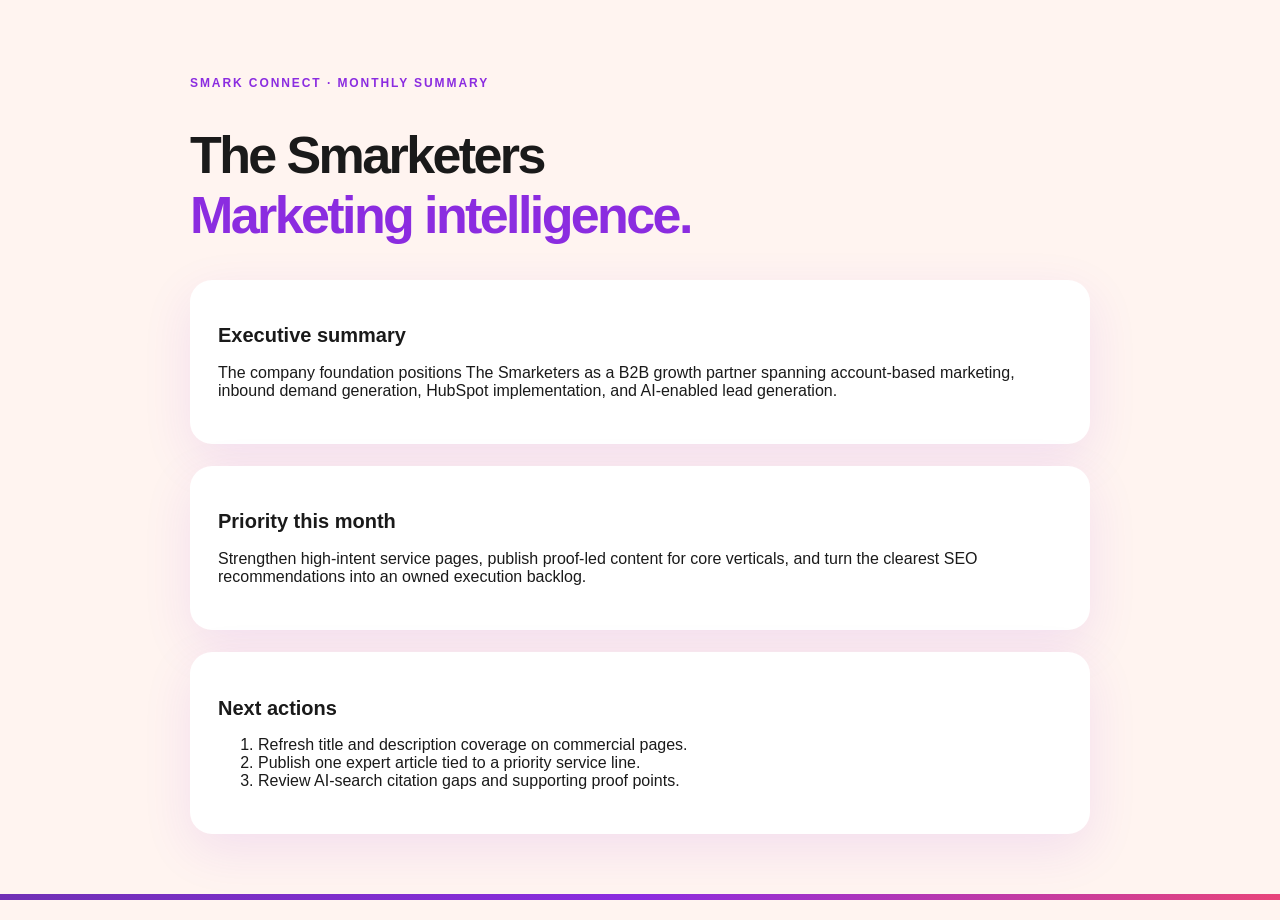
<file: public/demo-monthly-summary.html>
<!doctype html><html lang="en"><head><meta charset="utf-8"><title>Smark Connect — Monthly Summary</title><style>body{font-family:Arial,sans-serif;margin:0;background:#fff4f0;color:#1a1a1a}main{max-width:900px;margin:auto;padding:64px}.eyebrow{color:#8b2ce0;font-weight:bold;letter-spacing:.16em;font-size:12px}h1{font-size:52px;letter-spacing:-.05em}h1 span{color:#8b2ce0}.card{background:white;border-radius:22px;padding:28px;margin:22px 0;box-shadow:0 16px 50px rgba(139,44,224,.1)}h2{font-size:20px}.bar{position:fixed;bottom:0;left:0;right:0;height:6px;background:linear-gradient(90deg,#7030b5,#8b2ce0,#e8447a)}</style></head><body><main><p class="eyebrow">SMARK CONNECT · MONTHLY SUMMARY</p><h1>The Smarketers<br><span>Marketing intelligence.</span></h1><div class="card"><h2>Executive summary</h2><p>The company foundation positions The Smarketers as a B2B growth partner spanning account-based marketing, inbound demand generation, HubSpot implementation, and AI-enabled lead generation.</p></div><div class="card"><h2>Priority this month</h2><p>Strengthen high-intent service pages, publish proof-led content for core verticals, and turn the clearest SEO recommendations into an owned execution backlog.</p></div><div class="card"><h2>Next actions</h2><ol><li>Refresh title and description coverage on commercial pages.</li><li>Publish one expert article tied to a priority service line.</li><li>Review AI-search citation gaps and supporting proof points.</li></ol></div></main><div class="bar"></div></body></html>
</file>
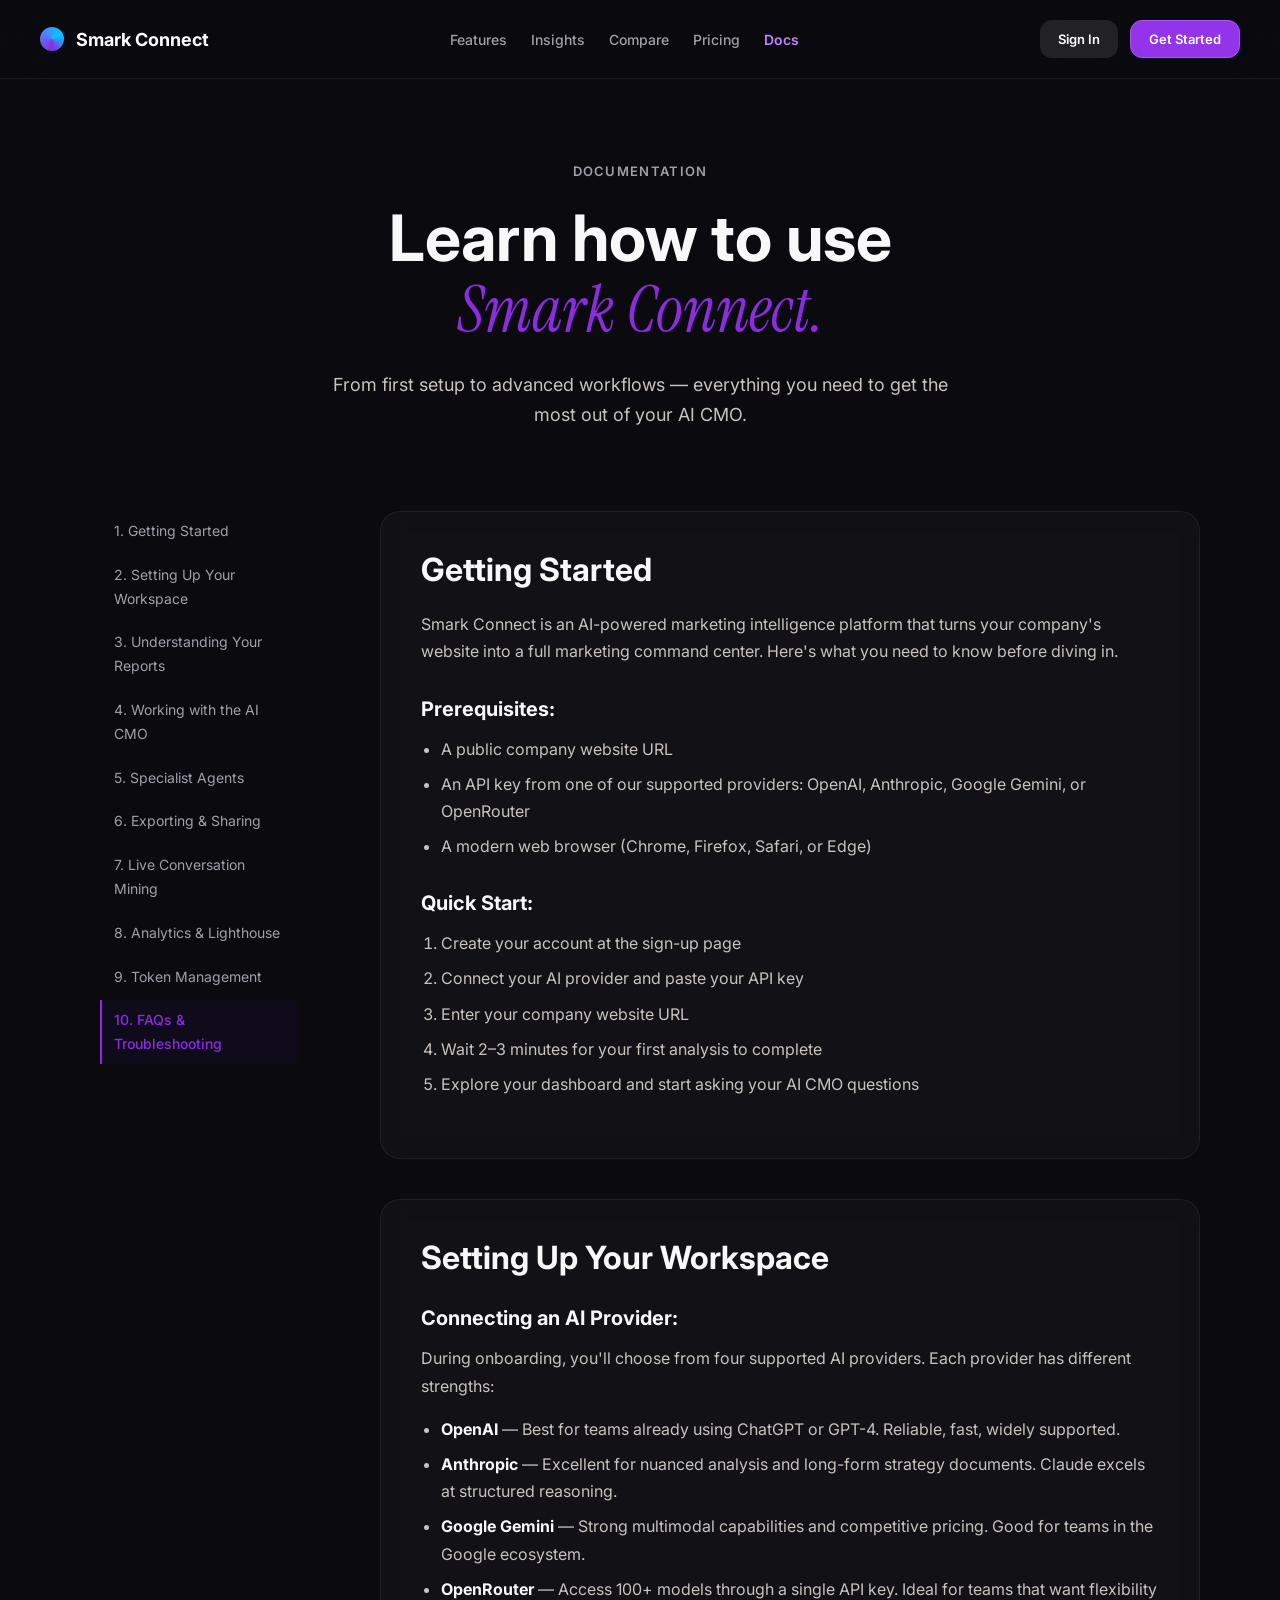
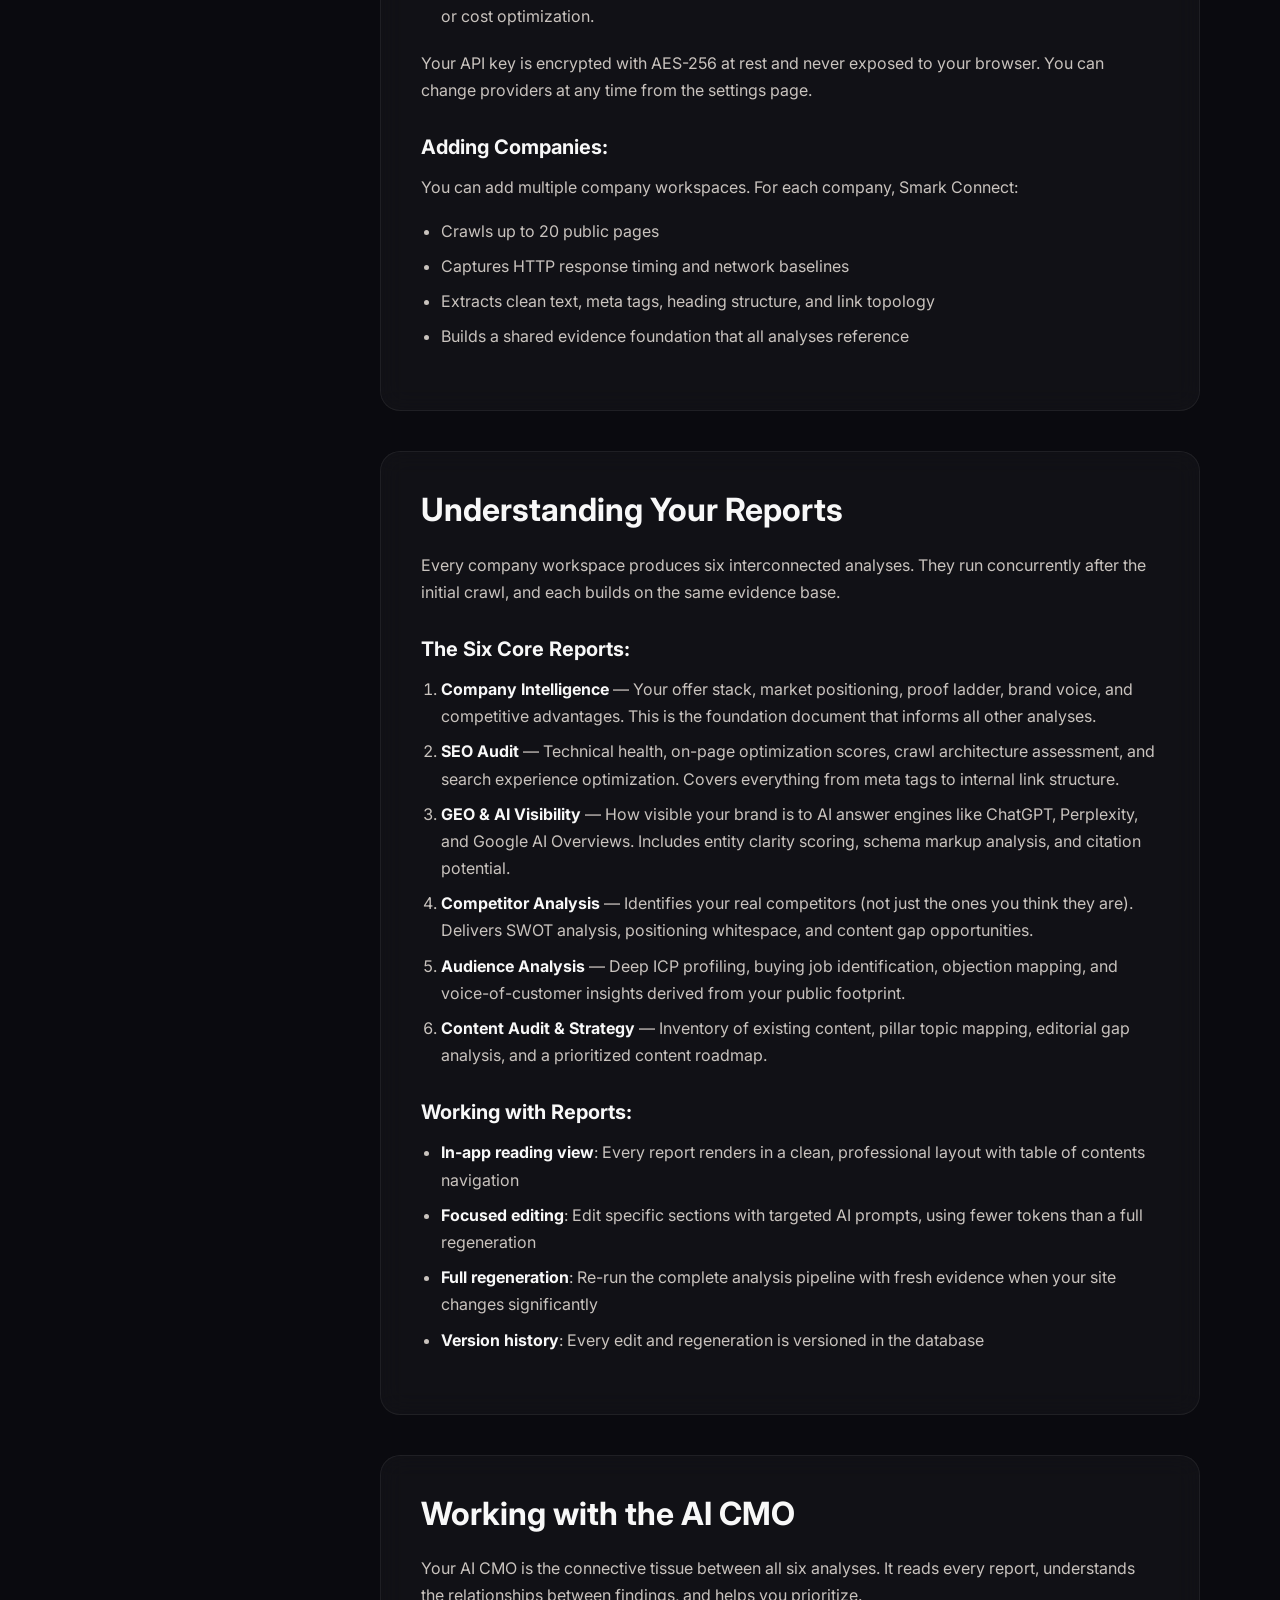
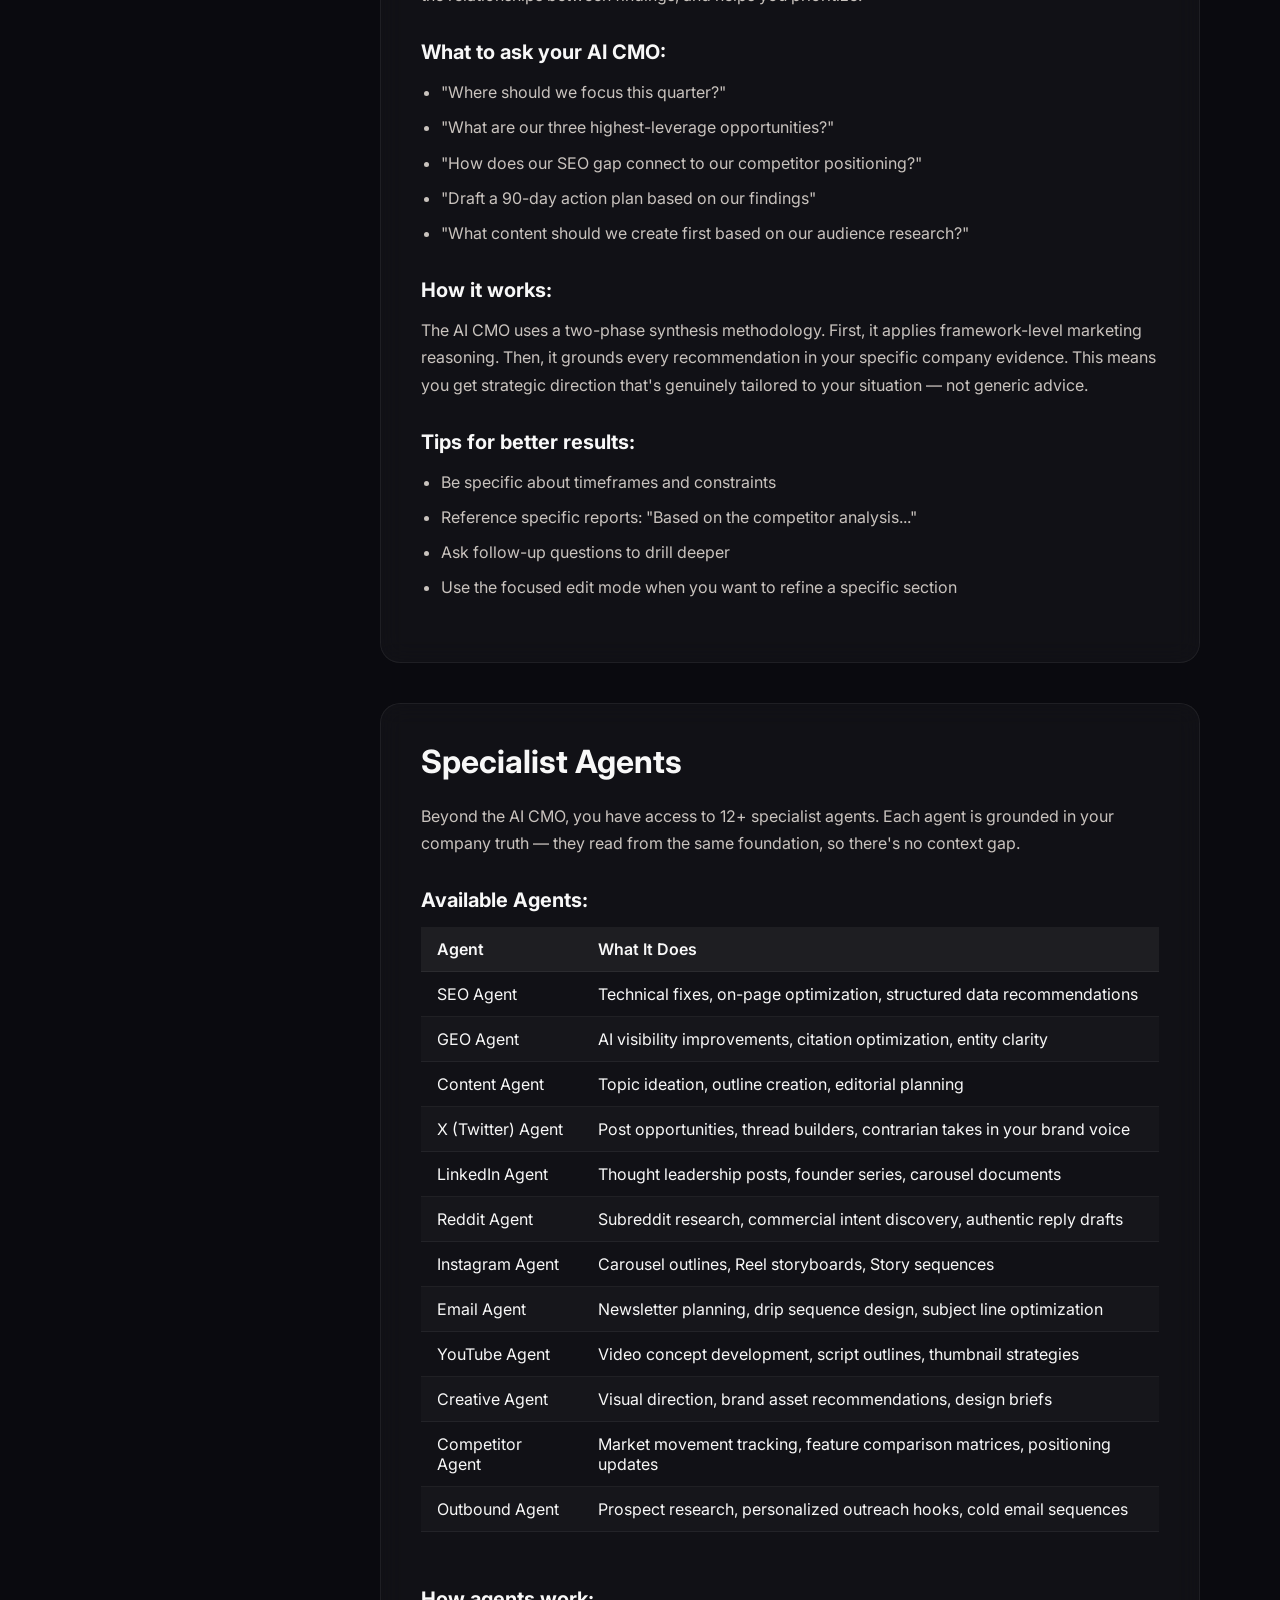
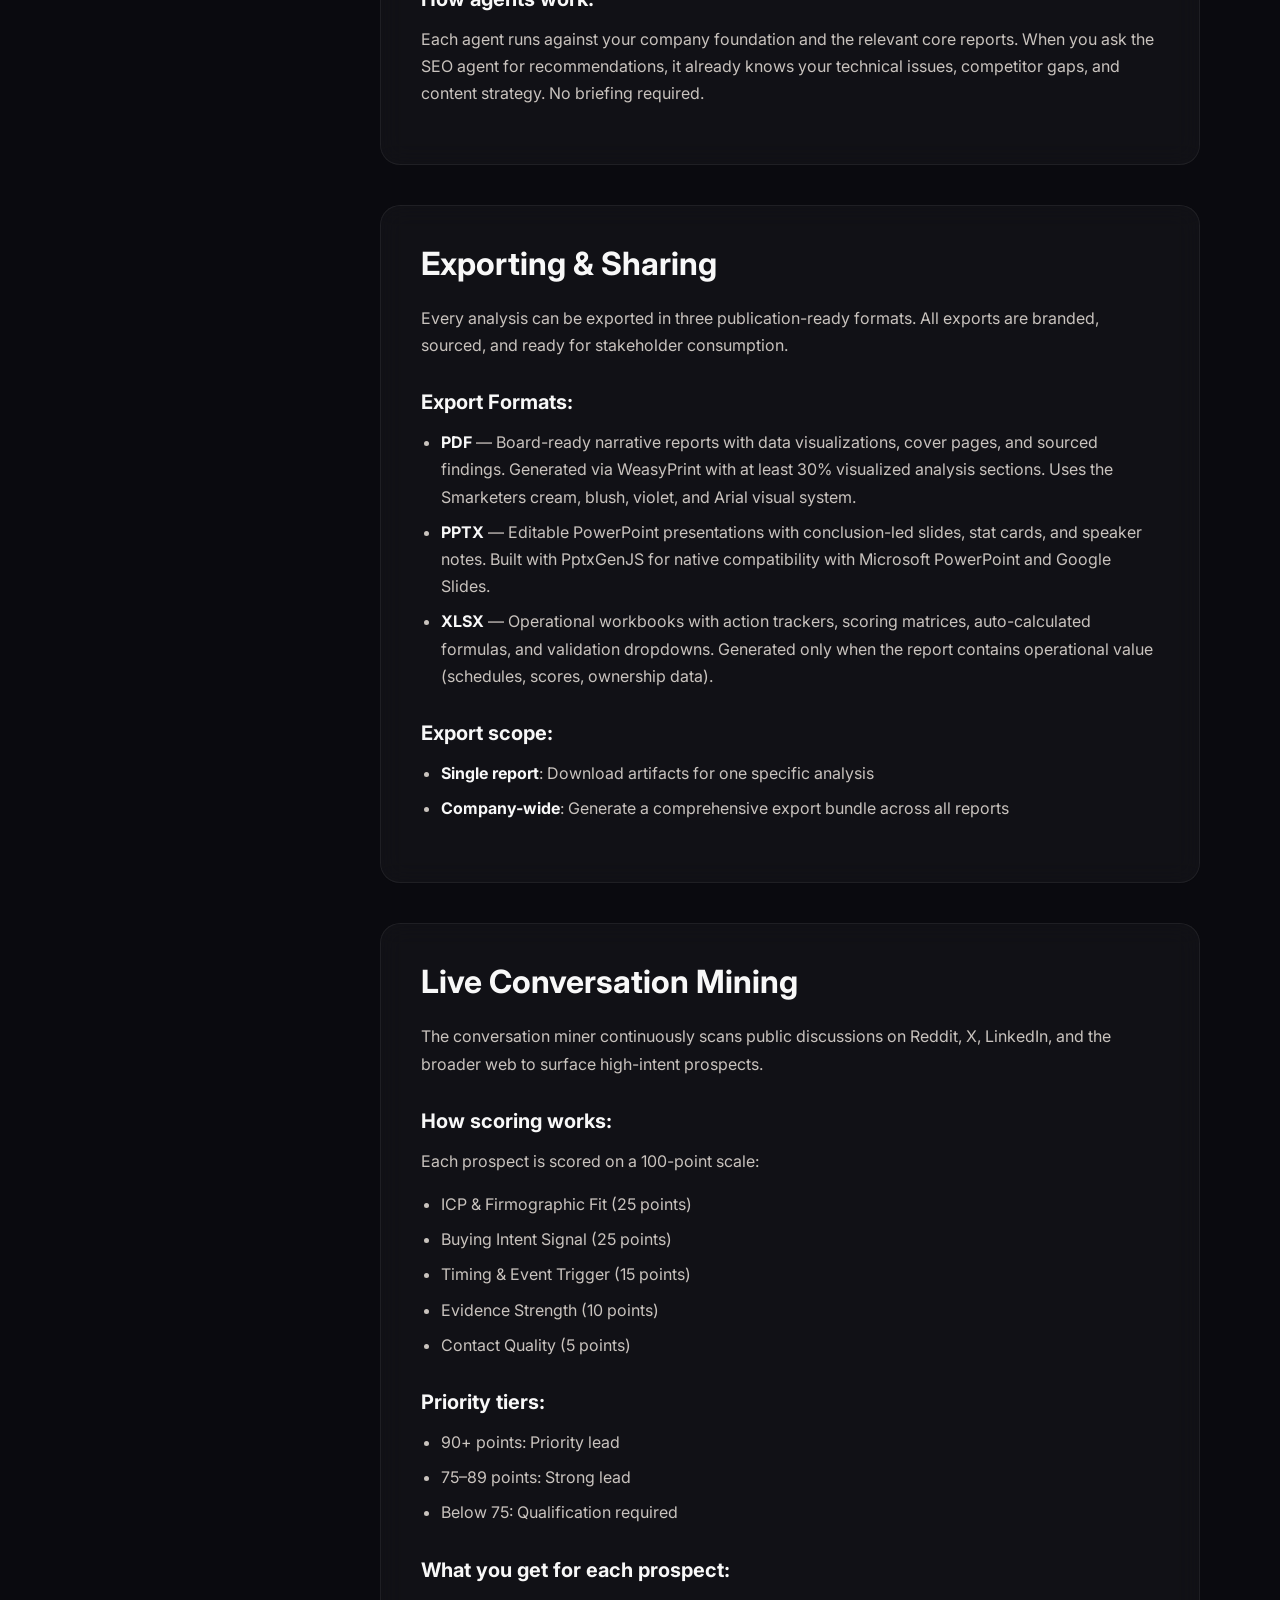
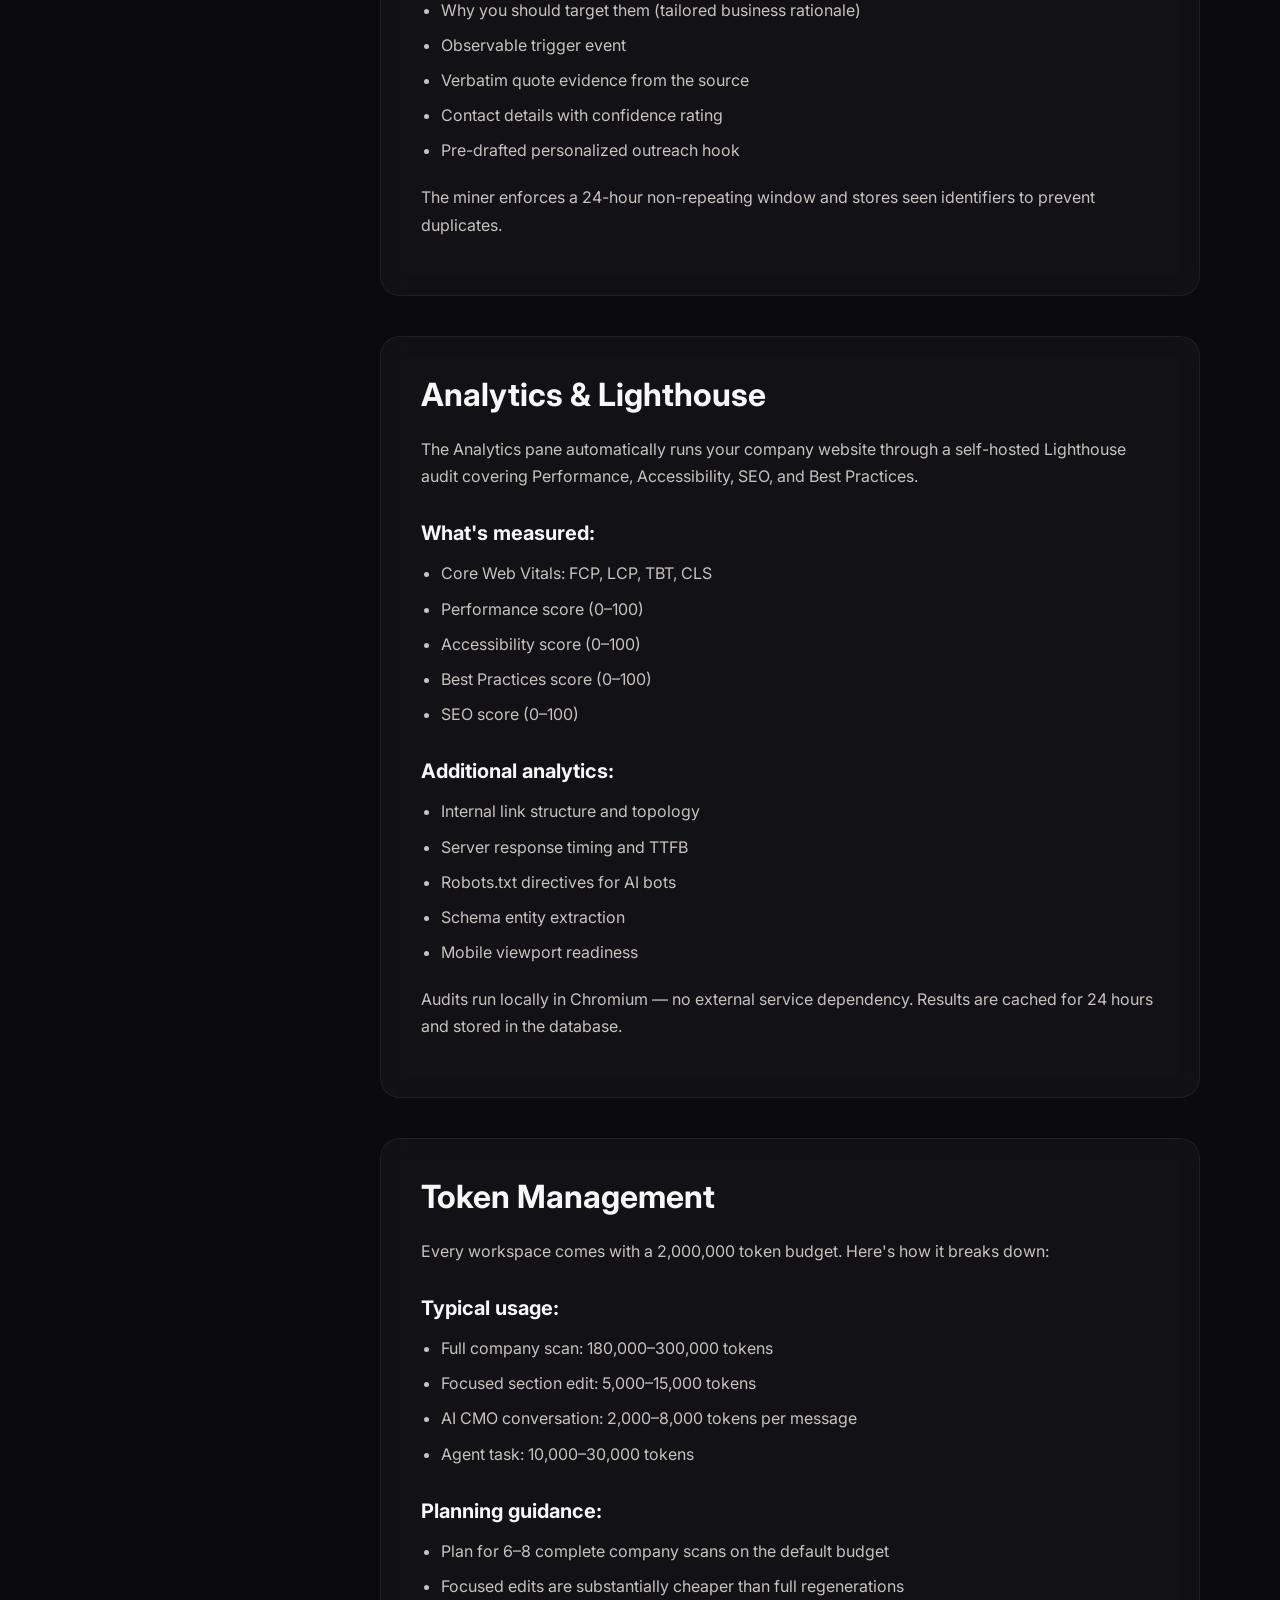
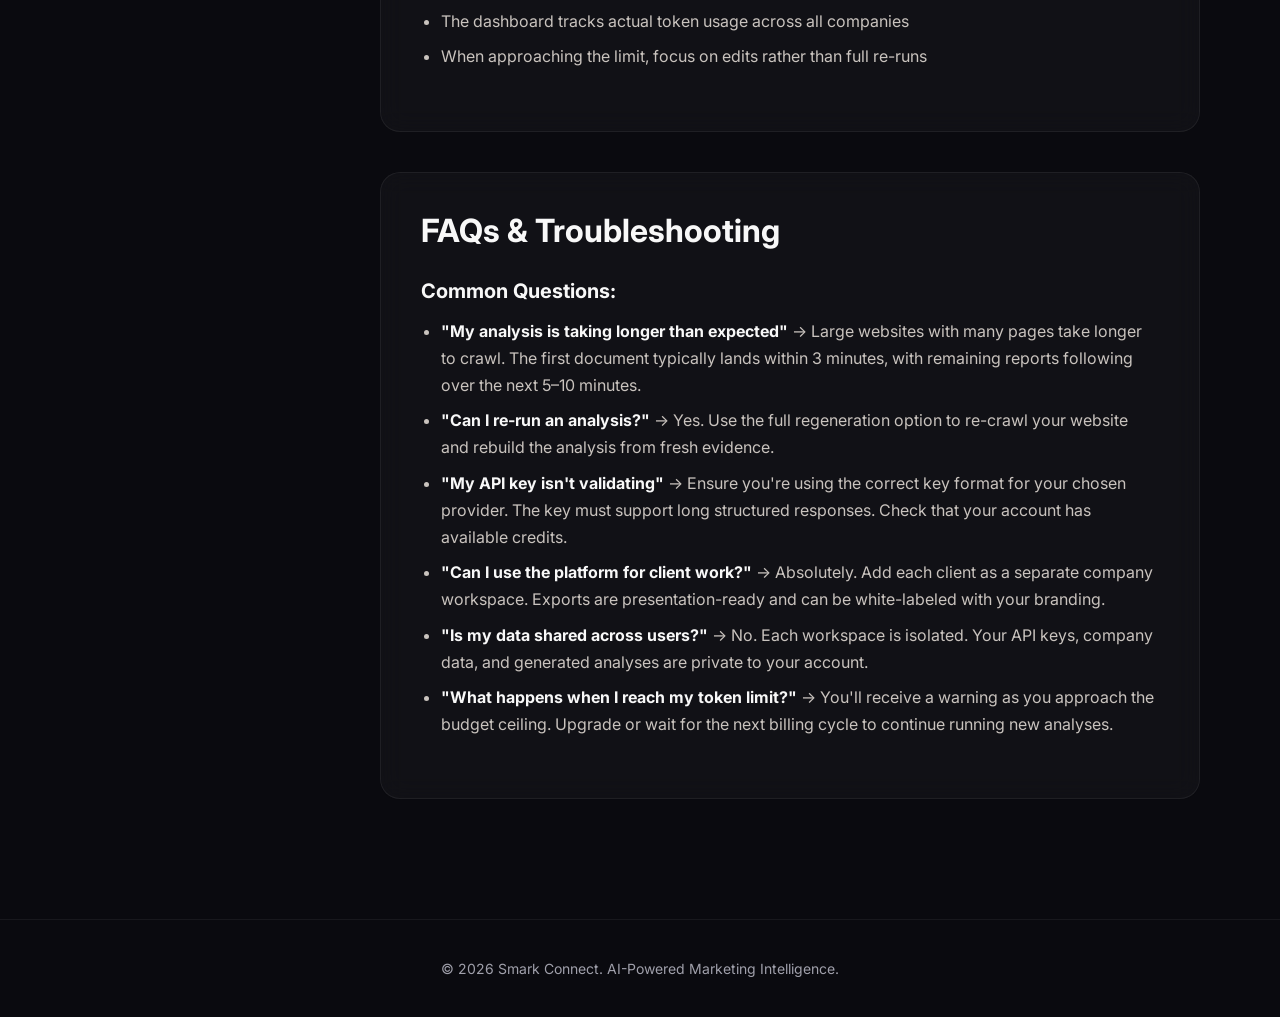
<file: public/docs.html>
<!DOCTYPE html>
<html lang="en">
<head>
    <meta charset="UTF-8">
    <meta name="viewport" content="width=device-width, initial-scale=1.0">
    <title>Smark Connect - Documentation</title>
    <style>
        @import url('https://fonts.googleapis.com/css2?family=Instrument+Serif:ital@1&family=Inter:wght@400;500;600;700;800&display=swap');

        :root {
            --bg-dark: #0a0a0f;
            --text-light: #f8f8f8;
            --text-muted: #a0a0ab;
            --purple-main: #8b2ce0;
            --purple-light: rgba(139, 44, 224, 0.3);
            --card-bg: rgba(255, 255, 255, 0.03);
            --card-border: rgba(255, 255, 255, 0.06);
            --font-sans: 'Inter', sans-serif;
            --font-serif: 'Instrument Serif', serif;
        }

        * {
            box-sizing: border-box;
            margin: 0;
            padding: 0;
        }

        html {
            scroll-behavior: smooth;
        }

        body {
            background-color: var(--bg-dark);
            color: var(--text-light);
            font-family: var(--font-sans);
            overflow-x: hidden;
            -webkit-font-smoothing: antialiased;
        }

        /* Canvases */
        #dot-canvas, #wave-canvas, .ambient-particles {
            display: none !important;
        }

        .particle {
            position: absolute;
            background: rgba(255, 255, 255, 0.4);
            border-radius: 50%;
            animation: float 20s infinite linear;
        }

        @keyframes float {
            0% { transform: translateY(100vh) translateX(0); opacity: 0; }
            10% { opacity: 1; }
            90% { opacity: 1; }
            100% { transform: translateY(-10vh) translateX(100px); opacity: 0; }
        }

        /* Content Wrapper */
        .content-wrapper {
            position: relative;
            z-index: 2;
            display: flex;
            flex-direction: column;
            min-height: 100vh;
        }

        /* Typography */
        h1, h2, h3 {
            font-weight: 700;
            line-height: 1.1;
        }

        em {
            font-family: var(--font-serif);
            font-style: italic;
            font-weight: 400;
            color: var(--purple-main);
        }

        .kicker {
            font-size: 13px;
            font-weight: 600;
            letter-spacing: 0.1em;
            text-transform: uppercase;
            color: var(--text-muted);
            margin-bottom: 24px;
            display: inline-block;
        }

        p {
            line-height: 1.7;
            color: #c9c3be;
            font-size: 15px;
            margin-bottom: 16px;
        }

        @media (min-width: 768px) {
            p {
                font-size: 16px;
            }
        }

        ul, ol {
            color: #c9c3be;
            line-height: 1.7;
            margin-bottom: 20px;
            padding-left: 20px;
        }

        li {
            margin-bottom: 8px;
        }

        strong {
            color: var(--text-light);
        }

        code {
            font-family: monospace;
            background: rgba(139,44,224,0.15);
            color: var(--purple-main);
            padding: 2px 6px;
            border-radius: 4px;
            font-size: 0.9em;
        }

        table {
            width: 100%;
            border-collapse: collapse;
            margin-bottom: 24px;
            text-align: left;
        }

        th, td {
            padding: 12px 16px;
            border-bottom: 1px solid var(--card-border);
        }

        th {
            background: rgba(255, 255, 255, 0.05);
            color: var(--text-light);
            font-weight: 600;
        }

        tr:nth-child(even) {
            background: rgba(255, 255, 255, 0.02);
        }

        /* Header */
        header {
            position: fixed;
            top: 0;
            left: 0;
            right: 0;
            padding: 20px 40px;
            display: flex;
            justify-content: space-between;
            align-items: center;
            z-index: 100;
            backdrop-filter: blur(20px);
            background: rgba(10, 10, 15, 0.6);
            border-bottom: 1px solid var(--card-border);
        }

        .logo {
            display: flex;
            align-items: center;
            gap: 12px;
            font-weight: 700;
            font-size: 18px;
            text-decoration: none;
            color: white;
        }

        .logo-mark {
            width: 24px;
            height: 24px;
            border-radius: 50%;
            background: conic-gradient(from 180deg at 50% 50%, #8b2ce0 0deg, #537cff 120deg, #00c8ff 240deg, #8b2ce0 360deg);
        }

        .header-center {
            display: flex;
            align-items: center;
            gap: 32px;
        }

        .nav-links {
            display: flex;
            gap: 24px;
            align-items: center;
        }

        .nav-links a {
            color: var(--text-muted);
            text-decoration: none;
            font-size: 14px;
            font-weight: 500;
            transition: color 0.2s;
        }

        .nav-links a:hover {
            color: var(--text-light);
        }

        .nav-links a.active {
            color: #c084fc;
            font-weight: 600;
        }

        @media (max-width: 768px) {
            .nav-links {
                display: none;
            }
        }

        /* Buttons */
        .btn {
            display: inline-flex;
            align-items: center;
            justify-content: center;
            height: 52px;
            padding: 0 28px;
            border-radius: 999px;
            font-weight: 600;
            font-size: 15px;
            text-decoration: none;
            transition: all 0.2s ease;
            cursor: pointer;
            border: none;
        }

        .btn-secondary {
            background: rgba(255, 255, 255, 0.1);
            color: white;
            backdrop-filter: blur(10px);
        }

        .btn-secondary:hover {
            background: rgba(255, 255, 255, 0.15);
        }

        /* Hero */
        .hero {
            padding: 160px 40px 80px;
            text-align: center;
            position: relative;
        }

        .hero h1 {
            font-size: clamp(40px, 5vw, 64px);
            margin-bottom: 24px;
        }

        .hero .subtitle {
            font-size: 18px;
            max-width: 650px;
            margin: 0 auto;
        }

        /* Docs Layout */
        .docs-container {
            display: flex;
            max-width: 1200px;
            margin: 0 auto;
            width: 100%;
            padding: 0 40px 80px;
            gap: 60px;
            flex: 1;
        }

        /* Sidebar */
        .sidebar {
            width: 240px;
            flex-shrink: 0;
            position: sticky;
            top: 100px;
            height: calc(100vh - 120px);
            overflow-y: auto;
            padding-right: 20px;
        }

        .sidebar ul {
            list-style: none;
        }

        .sidebar li {
            margin-bottom: 4px;
        }

        .sidebar a {
            display: block;
            padding: 8px 12px;
            color: var(--text-muted);
            text-decoration: none;
            font-size: 14px;
            border-left: 2px solid transparent;
            transition: all 0.2s;
            border-radius: 0 4px 4px 0;
        }

        .sidebar a:hover {
            color: var(--text-light);
            background: rgba(255,255,255,0.02);
        }

        .sidebar a.active {
            color: var(--purple-main);
            border-left-color: var(--purple-main);
            background: rgba(139, 44, 224, 0.05);
            font-weight: 500;
        }

        /* Content */
        .content {
            flex: 1;
            min-width: 0;
        }

        .docs-section {
            margin-bottom: 40px;
            scroll-margin-top: 120px;
            background: var(--card-bg);
            border: 1px solid var(--card-border);
            border-radius: 20px;
            padding: 40px;
            backdrop-filter: blur(12px);
        }

        .docs-section h2 {
            font-size: clamp(24px, 3vw, 32px);
            margin-bottom: 24px;
            color: var(--text-light);
        }

        .docs-section h3 {
            font-size: 20px;
            margin-top: 32px;
            margin-bottom: 16px;
            color: var(--text-light);
        }

        /* Footer */
        footer {
            padding: 40px 20px;
            text-align: center;
            border-top: 1px solid var(--card-border);
            color: var(--text-muted);
            font-size: 14px;
            position: relative;
            z-index: 2;
        }

        /* Scrollbar styles for sidebar */
        .sidebar::-webkit-scrollbar {
            width: 4px;
        }
        .sidebar::-webkit-scrollbar-track {
            background: transparent;
        }
        .sidebar::-webkit-scrollbar-thumb {
            background: rgba(255, 255, 255, 0.1);
            border-radius: 4px;
        }

        /* Responsive */
        @media (max-width: 768px) {
            .docs-container {
                flex-direction: column;
                padding: 0 20px 40px;
                gap: 30px;
            }
            .sidebar {
                width: 100%;
                height: auto;
                position: static;
                padding-right: 0;
                overflow-x: auto;
                white-space: nowrap;
                border-bottom: 1px solid var(--card-border);
                padding-bottom: 10px;
            }
            .sidebar ul {
                display: flex;
                gap: 8px;
            }
            .sidebar a {
                border-left: none;
                border-bottom: 2px solid transparent;
                border-radius: 4px 4px 0 0;
            }
            .sidebar a.active {
                border-left-color: transparent;
                border-bottom-color: var(--purple-main);
            }
            .hero {
                padding: 120px 20px 40px;
            }
            .docs-section {
                padding: 24px;
            }
        }
        
        @media (prefers-reduced-motion: reduce) {
            #dot-canvas, #wave-canvas, .ambient-particles {
                display: none;
            }
            html {
                scroll-behavior: auto;
            }
        }
    </style>
</head>
<body>
    <canvas id="dot-canvas"></canvas>
    <canvas id="wave-canvas"></canvas>
    
    <div class="ambient-particles" id="particles">
        <!-- Injected via JS -->
    </div>

    <div class="content-wrapper">
        <header id="header">
            <a href="/" class="logo">
                <div class="logo-mark"></div>
                Smark Connect
            </a>
            <div class="nav-links">
                <a href="/#features">Features</a>
                <a href="/#insights">Insights</a>
                <a href="/#comparison">Compare</a>
                <a href="/pricing">Pricing</a>
                <a href="/docs" class="active">Docs</a>
            </div>
            <div style="display: flex; align-items: center; gap: 12px;">
                <a href="/login" class="btn btn-secondary" style="height: 38px; padding: 0 18px; font-size: 13px; border-radius: 12px;">Sign In</a>
                <a href="/onboarding" class="btn btn-primary" style="height: 38px; padding: 0 18px; font-size: 13px; border-radius: 12px; background: #9333ea; color: white; border: 1px solid #a855f7;">Get Started</a>
            </div>
        </header>

        <section class="hero">
            <span class="kicker">DOCUMENTATION</span>
            <h1>Learn how to use<br><em>Smark Connect.</em></h1>
            <p class="subtitle">From first setup to advanced workflows &mdash; everything you need to get the most out of your AI CMO.</p>
        </section>

        <div class="docs-container">
            <aside class="sidebar">
                <ul id="toc">
                    <li><a href="#getting-started">1. Getting Started</a></li>
                    <li><a href="#setting-up">2. Setting Up Your Workspace</a></li>
                    <li><a href="#understanding-reports">3. Understanding Your Reports</a></li>
                    <li><a href="#working-with-ai-cmo">4. Working with the AI CMO</a></li>
                    <li><a href="#specialist-agents">5. Specialist Agents</a></li>
                    <li><a href="#exporting-sharing">6. Exporting &amp; Sharing</a></li>
                    <li><a href="#live-mining">7. Live Conversation Mining</a></li>
                    <li><a href="#analytics-lighthouse">8. Analytics &amp; Lighthouse</a></li>
                    <li><a href="#token-management">9. Token Management</a></li>
                    <li><a href="#faqs">10. FAQs &amp; Troubleshooting</a></li>
                </ul>
            </aside>

            <main class="content">
                <section id="getting-started" class="docs-section">
                    <h2>Getting Started</h2>
                    <p>Smark Connect is an AI-powered marketing intelligence platform that turns your company's website into a full marketing command center. Here's what you need to know before diving in.</p>
                    
                    <h3>Prerequisites:</h3>
                    <ul>
                        <li>A public company website URL</li>
                        <li>An API key from one of our supported providers: OpenAI, Anthropic, Google Gemini, or OpenRouter</li>
                        <li>A modern web browser (Chrome, Firefox, Safari, or Edge)</li>
                    </ul>

                    <h3>Quick Start:</h3>
                    <ol>
                        <li>Create your account at the sign-up page</li>
                        <li>Connect your AI provider and paste your API key</li>
                        <li>Enter your company website URL</li>
                        <li>Wait 2&ndash;3 minutes for your first analysis to complete</li>
                        <li>Explore your dashboard and start asking your AI CMO questions</li>
                    </ol>
                </section>

                <section id="setting-up" class="docs-section">
                    <h2>Setting Up Your Workspace</h2>
                    
                    <h3>Connecting an AI Provider:</h3>
                    <p>During onboarding, you'll choose from four supported AI providers. Each provider has different strengths:</p>
                    <ul>
                        <li><strong>OpenAI</strong> &mdash; Best for teams already using ChatGPT or GPT-4. Reliable, fast, widely supported.</li>
                        <li><strong>Anthropic</strong> &mdash; Excellent for nuanced analysis and long-form strategy documents. Claude excels at structured reasoning.</li>
                        <li><strong>Google Gemini</strong> &mdash; Strong multimodal capabilities and competitive pricing. Good for teams in the Google ecosystem.</li>
                        <li><strong>OpenRouter</strong> &mdash; Access 100+ models through a single API key. Ideal for teams that want flexibility or cost optimization.</li>
                    </ul>
                    <p>Your API key is encrypted with AES-256 at rest and never exposed to your browser. You can change providers at any time from the settings page.</p>

                    <h3>Adding Companies:</h3>
                    <p>You can add multiple company workspaces. For each company, Smark Connect:</p>
                    <ul>
                        <li>Crawls up to 20 public pages</li>
                        <li>Captures HTTP response timing and network baselines</li>
                        <li>Extracts clean text, meta tags, heading structure, and link topology</li>
                        <li>Builds a shared evidence foundation that all analyses reference</li>
                    </ul>
                </section>

                <section id="understanding-reports" class="docs-section">
                    <h2>Understanding Your Reports</h2>
                    <p>Every company workspace produces six interconnected analyses. They run concurrently after the initial crawl, and each builds on the same evidence base.</p>

                    <h3>The Six Core Reports:</h3>
                    <ol>
                        <li><strong>Company Intelligence</strong> &mdash; Your offer stack, market positioning, proof ladder, brand voice, and competitive advantages. This is the foundation document that informs all other analyses.</li>
                        <li><strong>SEO Audit</strong> &mdash; Technical health, on-page optimization scores, crawl architecture assessment, and search experience optimization. Covers everything from meta tags to internal link structure.</li>
                        <li><strong>GEO &amp; AI Visibility</strong> &mdash; How visible your brand is to AI answer engines like ChatGPT, Perplexity, and Google AI Overviews. Includes entity clarity scoring, schema markup analysis, and citation potential.</li>
                        <li><strong>Competitor Analysis</strong> &mdash; Identifies your real competitors (not just the ones you think they are). Delivers SWOT analysis, positioning whitespace, and content gap opportunities.</li>
                        <li><strong>Audience Analysis</strong> &mdash; Deep ICP profiling, buying job identification, objection mapping, and voice-of-customer insights derived from your public footprint.</li>
                        <li><strong>Content Audit &amp; Strategy</strong> &mdash; Inventory of existing content, pillar topic mapping, editorial gap analysis, and a prioritized content roadmap.</li>
                    </ol>

                    <h3>Working with Reports:</h3>
                    <ul>
                        <li><strong>In-app reading view</strong>: Every report renders in a clean, professional layout with table of contents navigation</li>
                        <li><strong>Focused editing</strong>: Edit specific sections with targeted AI prompts, using fewer tokens than a full regeneration</li>
                        <li><strong>Full regeneration</strong>: Re-run the complete analysis pipeline with fresh evidence when your site changes significantly</li>
                        <li><strong>Version history</strong>: Every edit and regeneration is versioned in the database</li>
                    </ul>
                </section>

                <section id="working-with-ai-cmo" class="docs-section">
                    <h2>Working with the AI CMO</h2>
                    <p>Your AI CMO is the connective tissue between all six analyses. It reads every report, understands the relationships between findings, and helps you prioritize.</p>

                    <h3>What to ask your AI CMO:</h3>
                    <ul>
                        <li>"Where should we focus this quarter?"</li>
                        <li>"What are our three highest-leverage opportunities?"</li>
                        <li>"How does our SEO gap connect to our competitor positioning?"</li>
                        <li>"Draft a 90-day action plan based on our findings"</li>
                        <li>"What content should we create first based on our audience research?"</li>
                    </ul>

                    <h3>How it works:</h3>
                    <p>The AI CMO uses a two-phase synthesis methodology. First, it applies framework-level marketing reasoning. Then, it grounds every recommendation in your specific company evidence. This means you get strategic direction that's genuinely tailored to your situation &mdash; not generic advice.</p>

                    <h3>Tips for better results:</h3>
                    <ul>
                        <li>Be specific about timeframes and constraints</li>
                        <li>Reference specific reports: "Based on the competitor analysis..."</li>
                        <li>Ask follow-up questions to drill deeper</li>
                        <li>Use the focused edit mode when you want to refine a specific section</li>
                    </ul>
                </section>

                <section id="specialist-agents" class="docs-section">
                    <h2>Specialist Agents</h2>
                    <p>Beyond the AI CMO, you have access to 12+ specialist agents. Each agent is grounded in your company truth &mdash; they read from the same foundation, so there's no context gap.</p>

                    <h3>Available Agents:</h3>
                    <div style="overflow-x: auto;">
                        <table>
                            <thead>
                                <tr>
                                    <th>Agent</th>
                                    <th>What It Does</th>
                                </tr>
                            </thead>
                            <tbody>
                                <tr>
                                    <td>SEO Agent</td>
                                    <td>Technical fixes, on-page optimization, structured data recommendations</td>
                                </tr>
                                <tr>
                                    <td>GEO Agent</td>
                                    <td>AI visibility improvements, citation optimization, entity clarity</td>
                                </tr>
                                <tr>
                                    <td>Content Agent</td>
                                    <td>Topic ideation, outline creation, editorial planning</td>
                                </tr>
                                <tr>
                                    <td>X (Twitter) Agent</td>
                                    <td>Post opportunities, thread builders, contrarian takes in your brand voice</td>
                                </tr>
                                <tr>
                                    <td>LinkedIn Agent</td>
                                    <td>Thought leadership posts, founder series, carousel documents</td>
                                </tr>
                                <tr>
                                    <td>Reddit Agent</td>
                                    <td>Subreddit research, commercial intent discovery, authentic reply drafts</td>
                                </tr>
                                <tr>
                                    <td>Instagram Agent</td>
                                    <td>Carousel outlines, Reel storyboards, Story sequences</td>
                                </tr>
                                <tr>
                                    <td>Email Agent</td>
                                    <td>Newsletter planning, drip sequence design, subject line optimization</td>
                                </tr>
                                <tr>
                                    <td>YouTube Agent</td>
                                    <td>Video concept development, script outlines, thumbnail strategies</td>
                                </tr>
                                <tr>
                                    <td>Creative Agent</td>
                                    <td>Visual direction, brand asset recommendations, design briefs</td>
                                </tr>
                                <tr>
                                    <td>Competitor Agent</td>
                                    <td>Market movement tracking, feature comparison matrices, positioning updates</td>
                                </tr>
                                <tr>
                                    <td>Outbound Agent</td>
                                    <td>Prospect research, personalized outreach hooks, cold email sequences</td>
                                </tr>
                            </tbody>
                        </table>
                    </div>

                    <h3>How agents work:</h3>
                    <p>Each agent runs against your company foundation and the relevant core reports. When you ask the SEO agent for recommendations, it already knows your technical issues, competitor gaps, and content strategy. No briefing required.</p>
                </section>

                <section id="exporting-sharing" class="docs-section">
                    <h2>Exporting &amp; Sharing</h2>
                    <p>Every analysis can be exported in three publication-ready formats. All exports are branded, sourced, and ready for stakeholder consumption.</p>

                    <h3>Export Formats:</h3>
                    <ul>
                        <li><strong>PDF</strong> &mdash; Board-ready narrative reports with data visualizations, cover pages, and sourced findings. Generated via WeasyPrint with at least 30% visualized analysis sections. Uses the Smarketers cream, blush, violet, and Arial visual system.</li>
                        <li><strong>PPTX</strong> &mdash; Editable PowerPoint presentations with conclusion-led slides, stat cards, and speaker notes. Built with PptxGenJS for native compatibility with Microsoft PowerPoint and Google Slides.</li>
                        <li><strong>XLSX</strong> &mdash; Operational workbooks with action trackers, scoring matrices, auto-calculated formulas, and validation dropdowns. Generated only when the report contains operational value (schedules, scores, ownership data).</li>
                    </ul>

                    <h3>Export scope:</h3>
                    <ul>
                        <li><strong>Single report</strong>: Download artifacts for one specific analysis</li>
                        <li><strong>Company-wide</strong>: Generate a comprehensive export bundle across all reports</li>
                    </ul>
                </section>

                <section id="live-mining" class="docs-section">
                    <h2>Live Conversation Mining</h2>
                    <p>The conversation miner continuously scans public discussions on Reddit, X, LinkedIn, and the broader web to surface high-intent prospects.</p>

                    <h3>How scoring works:</h3>
                    <p>Each prospect is scored on a 100-point scale:</p>
                    <ul>
                        <li>ICP &amp; Firmographic Fit (25 points)</li>
                        <li>Buying Intent Signal (25 points)</li>
                        <li>Timing &amp; Event Trigger (15 points)</li>
                        <li>Evidence Strength (10 points)</li>
                        <li>Contact Quality (5 points)</li>
                    </ul>

                    <h3>Priority tiers:</h3>
                    <ul>
                        <li>90+ points: Priority lead</li>
                        <li>75&ndash;89 points: Strong lead</li>
                        <li>Below 75: Qualification required</li>
                    </ul>

                    <h3>What you get for each prospect:</h3>
                    <ul>
                        <li>Why you should target them (tailored business rationale)</li>
                        <li>Observable trigger event</li>
                        <li>Verbatim quote evidence from the source</li>
                        <li>Contact details with confidence rating</li>
                        <li>Pre-drafted personalized outreach hook</li>
                    </ul>
                    <p>The miner enforces a 24-hour non-repeating window and stores seen identifiers to prevent duplicates.</p>
                </section>

                <section id="analytics-lighthouse" class="docs-section">
                    <h2>Analytics &amp; Lighthouse</h2>
                    <p>The Analytics pane automatically runs your company website through a self-hosted Lighthouse audit covering Performance, Accessibility, SEO, and Best Practices.</p>

                    <h3>What's measured:</h3>
                    <ul>
                        <li>Core Web Vitals: FCP, LCP, TBT, CLS</li>
                        <li>Performance score (0&ndash;100)</li>
                        <li>Accessibility score (0&ndash;100)</li>
                        <li>Best Practices score (0&ndash;100)</li>
                        <li>SEO score (0&ndash;100)</li>
                    </ul>

                    <h3>Additional analytics:</h3>
                    <ul>
                        <li>Internal link structure and topology</li>
                        <li>Server response timing and TTFB</li>
                        <li>Robots.txt directives for AI bots</li>
                        <li>Schema entity extraction</li>
                        <li>Mobile viewport readiness</li>
                    </ul>
                    <p>Audits run locally in Chromium &mdash; no external service dependency. Results are cached for 24 hours and stored in the database.</p>
                </section>

                <section id="token-management" class="docs-section">
                    <h2>Token Management</h2>
                    <p>Every workspace comes with a 2,000,000 token budget. Here's how it breaks down:</p>

                    <h3>Typical usage:</h3>
                    <ul>
                        <li>Full company scan: 180,000&ndash;300,000 tokens</li>
                        <li>Focused section edit: 5,000&ndash;15,000 tokens</li>
                        <li>AI CMO conversation: 2,000&ndash;8,000 tokens per message</li>
                        <li>Agent task: 10,000&ndash;30,000 tokens</li>
                    </ul>

                    <h3>Planning guidance:</h3>
                    <ul>
                        <li>Plan for 6&ndash;8 complete company scans on the default budget</li>
                        <li>Focused edits are substantially cheaper than full regenerations</li>
                        <li>The dashboard tracks actual token usage across all companies</li>
                        <li>When approaching the limit, focus on edits rather than full re-runs</li>
                    </ul>
                </section>

                <section id="faqs" class="docs-section">
                    <h2>FAQs &amp; Troubleshooting</h2>

                    <h3>Common Questions:</h3>
                    <ul>
                        <li><strong>"My analysis is taking longer than expected"</strong> &rarr; Large websites with many pages take longer to crawl. The first document typically lands within 3 minutes, with remaining reports following over the next 5&ndash;10 minutes.</li>
                        <li><strong>"Can I re-run an analysis?"</strong> &rarr; Yes. Use the full regeneration option to re-crawl your website and rebuild the analysis from fresh evidence.</li>
                        <li><strong>"My API key isn't validating"</strong> &rarr; Ensure you're using the correct key format for your chosen provider. The key must support long structured responses. Check that your account has available credits.</li>
                        <li><strong>"Can I use the platform for client work?"</strong> &rarr; Absolutely. Add each client as a separate company workspace. Exports are presentation-ready and can be white-labeled with your branding.</li>
                        <li><strong>"Is my data shared across users?"</strong> &rarr; No. Each workspace is isolated. Your API keys, company data, and generated analyses are private to your account.</li>
                        <li><strong>"What happens when I reach my token limit?"</strong> &rarr; You'll receive a warning as you approach the budget ceiling. Upgrade or wait for the next billing cycle to continue running new analyses.</li>
                    </ul>
                </section>
            </main>
        </div>

        <footer>
            &copy; 2026 Smark Connect. AI-Powered Marketing Intelligence.
        </footer>
    </div>

    <script>
        // Check for reduced motion preference
        const prefersReducedMotion = window.matchMedia('(prefers-reduced-motion: reduce)').matches;

        if (!prefersReducedMotion) {
            // DOT CANVAS
            const dotCanvas = document.getElementById('dot-canvas');
            const dCtx = dotCanvas.getContext('2d');
            
            let mouseX = -1000;
            let mouseY = -1000;
            
            window.addEventListener('mousemove', (e) => {
                mouseX = e.clientX;
                mouseY = e.clientY;
            });

            function resizeDotCanvas() {
                dotCanvas.width = window.innerWidth;
                dotCanvas.height = window.innerHeight;
            }

            window.addEventListener('resize', () => {
                resizeDotCanvas();
                resizeWaveCanvas();
            });

            function drawDots() {
                dCtx.clearRect(0, 0, dotCanvas.width, dotCanvas.height);
                
                const spacing = 30; // 28-32px spacing
                
                for (let x = 0; x < dotCanvas.width; x += spacing) {
                    for (let y = 0; y < dotCanvas.height; y += spacing) {
                        const dx = x - mouseX;
                        const dy = y - mouseY;
                        const dist = Math.sqrt(dx * dx + dy * dy);
                        
                        let radius = 1.2;
                        let color = 'rgba(255, 255, 255, 0.15)';
                        
                        if (dist < 120) {
                            // Scale based on proximity
                            const factor = 1 - (dist / 120);
                            radius = 1.2 + (1.3 * factor); // up to 2.5px
                            color = `rgba(139, 44, 224, ${0.15 + (0.35 * factor)})`; 
                        }
                        
                        dCtx.beginPath();
                        dCtx.arc(x, y, radius, 0, Math.PI * 2);
                        dCtx.fillStyle = color;
                        dCtx.fill();
                    }
                }
                
                requestAnimationFrame(drawDots);
            }

            // WAVE CANVAS
            const waveCanvas = document.getElementById('wave-canvas');
            const wCtx = waveCanvas.getContext('2d');
            let waveTime = 0;

            function resizeWaveCanvas() {
                waveCanvas.width = window.innerWidth;
                waveCanvas.height = window.innerHeight;
            }

            function drawWaves() {
                wCtx.clearRect(0, 0, waveCanvas.width, waveCanvas.height);
                waveTime += 0.006;
                const w = waveCanvas.width;
                const h = waveCanvas.height;
                
                const waves = [
                    { // Primary left sweep — bold, fast
                    startX: -w * 0.15,
                    startY: h * 1.15,
                    points: [
                        { cpx1: w * 0.02, cpy1: h * 0.85, cpx2: w * 0.12, cpy2: h * 0.42, ex: w * 0.32, ey: h * 0.3 },
                        { cpx1: w * 0.42, cpy1: h * 0.22, cpx2: w * 0.55, cpy2: h * 0.28, ex: w * 0.72, ey: h * 0.45 },
                        { cpx1: w * 0.82, cpy1: h * 0.55, cpx2: w * 0.92, cpy2: h * 0.7, ex: w * 1.15, ey: h * 0.8 },
                    ],
                    width: 220,
                    colors: ['rgba(100,30,220,0)','rgba(130,50,240,0.5)','rgba(90,100,255,0.4)','rgba(30,160,255,0.25)','rgba(0,220,255,0.1)','rgba(0,200,255,0)'],
                    phase: 0, speed: 1.4,
                    },
                    { // Primary right sweep — bold, fast
                    startX: w * 1.15,
                    startY: h * 1.15,
                    points: [
                        { cpx1: w * 0.98, cpy1: h * 0.82, cpx2: w * 0.88, cpy2: h * 0.4, ex: w * 0.68, ey: h * 0.3 },
                        { cpx1: w * 0.58, cpy1: h * 0.24, cpx2: w * 0.45, cpy2: h * 0.3, ex: w * 0.28, ey: h * 0.48 },
                        { cpx1: w * 0.18, cpy1: h * 0.58, cpx2: w * 0.08, cpy2: h * 0.72, ex: -w * 0.12, ey: h * 0.85 },
                    ],
                    width: 240,
                    colors: ['rgba(100,30,220,0)','rgba(139,44,224,0.45)','rgba(83,124,255,0.35)','rgba(20,140,250,0.2)','rgba(0,200,255,0.08)','rgba(0,200,255,0)'],
                    phase: 1.2, speed: 1.1,
                    },
                    { // Inner left — secondary, thinner
                    startX: -w * 0.05,
                    startY: h * 1.05,
                    points: [
                        { cpx1: w * 0.1, cpy1: h * 0.78, cpx2: w * 0.2, cpy2: h * 0.48, ex: w * 0.38, ey: h * 0.38 },
                        { cpx1: w * 0.48, cpy1: h * 0.32, cpx2: w * 0.58, cpy2: h * 0.36, ex: w * 0.75, ey: h * 0.52 },
                    ],
                    width: 120,
                    colors: ['rgba(160,60,255,0)','rgba(160,60,255,0.35)','rgba(100,120,255,0.2)','rgba(160,60,255,0)'],
                    phase: 2.5, speed: 1.8,
                    },
                    { // Inner right — secondary, thinner
                    startX: w * 1.05,
                    startY: h * 1.05,
                    points: [
                        { cpx1: w * 0.9, cpy1: h * 0.75, cpx2: w * 0.8, cpy2: h * 0.46, ex: w * 0.62, ey: h * 0.36 },
                        { cpx1: w * 0.52, cpy1: h * 0.3, cpx2: w * 0.42, cpy2: h * 0.38, ex: w * 0.25, ey: h * 0.55 },
                    ],
                    width: 100,
                    colors: ['rgba(120,40,240,0)','rgba(120,40,240,0.3)','rgba(70,110,255,0.18)','rgba(120,40,240,0)'],
                    phase: 3.8, speed: 2.0,
                    },
                    { // Deep center glow — wide, slow
                    startX: w * 0.15,
                    startY: h * 1.3,
                    points: [
                        { cpx1: w * 0.25, cpy1: h * 0.65, cpx2: w * 0.38, cpy2: h * 0.35, ex: w * 0.5, ey: h * 0.32 },
                        { cpx1: w * 0.62, cpy1: h * 0.3, cpx2: w * 0.75, cpy2: h * 0.55, ex: w * 0.85, ey: h * 1.3 },
                    ],
                    width: 300,
                    colors: ['rgba(139,44,224,0)','rgba(139,44,224,0.18)','rgba(100,80,240,0.12)','rgba(139,44,224,0)'],
                    phase: 5, speed: 0.7,
                    },
                ];

                waves.forEach(wave => {
                    const t = waveTime * wave.speed + wave.phase;
                    const wobbleA = Math.sin(t) * 55;
                    const wobbleB = Math.cos(t * 0.7) * 40;
                    const wobbleC = Math.sin(t * 1.3) * 25;
                    
                    wCtx.beginPath();
                    wCtx.moveTo(wave.startX, wave.startY + wobbleA * 0.4);
                    
                    wave.points.forEach((p, i) => {
                        const oA = Math.sin(t + i * 1.1) * wobbleA;
                        const oB = Math.cos(t * 0.8 + i * 0.9) * wobbleB;
                        const oC = Math.sin(t * 1.5 + i * 1.4) * wobbleC;
                        wCtx.bezierCurveTo(
                            p.cpx1 + oB + oC * 0.5, p.cpy1 + oA,
                            p.cpx2 - oA + oC, p.cpy2 + oB * 0.8,
                            p.ex + oA * 0.4 - oC * 0.3, p.ey - oB * 0.6
                        );
                    });
                    
                    const gradient = wCtx.createLinearGradient(0, h, w, 0);
                    wave.colors.forEach((c, i) => gradient.addColorStop(i / (wave.colors.length - 1), c));
                    
                    wCtx.strokeStyle = gradient;
                    wCtx.lineWidth = wave.width;
                    wCtx.lineCap = 'round';
                    wCtx.lineJoin = 'round';
                    wCtx.stroke();
                });
                
                requestAnimationFrame(drawWaves);
            }

            // Initialize canvases
            resizeDotCanvas();
            resizeWaveCanvas();
            drawDots();
            drawWaves();

            // Parallax on mouse move for waves
            window.addEventListener('mousemove', (e) => {
                const x = (e.clientX / window.innerWidth - 0.5) * 3; // 2-3% offset
                const y = (e.clientY / window.innerHeight - 0.5) * 3;
                waveCanvas.style.transform = `translate(${x}%, ${y}%)`;
            });

            // Add particles
            const particlesContainer = document.getElementById('particles');
            for(let i = 0; i < 8; i++) {
                const particle = document.createElement('div');
                particle.className = 'particle';
                const size = Math.random() * 4 + 2;
                particle.style.width = `${size}px`;
                particle.style.height = `${size}px`;
                particle.style.left = `${Math.random() * 100}vw`;
                particle.style.animationDuration = `${Math.random() * 15 + 15}s`;
                particle.style.animationDelay = `${Math.random() * -20}s`;
                particlesContainer.appendChild(particle);
            }
        }

        // Intersection Observer for Sidebar highlighting
        document.addEventListener('DOMContentLoaded', () => {
            const sections = document.querySelectorAll('.docs-section');
            const navLinks = document.querySelectorAll('.sidebar a');

            const observerOptions = {
                root: null,
                rootMargin: '-120px 0px -60% 0px',
                threshold: 0
            };

            const observer = new IntersectionObserver((entries) => {
                entries.forEach(entry => {
                    if (entry.isIntersecting) {
                        navLinks.forEach(link => {
                            link.classList.remove('active');
                            if (link.getAttribute('href') === '#' + entry.target.id) {
                                link.classList.add('active');
                            }
                        });
                    }
                });
            }, observerOptions);

            sections.forEach(section => {
                observer.observe(section);
            });
        });

    </script>
</body>
</html>
</file>
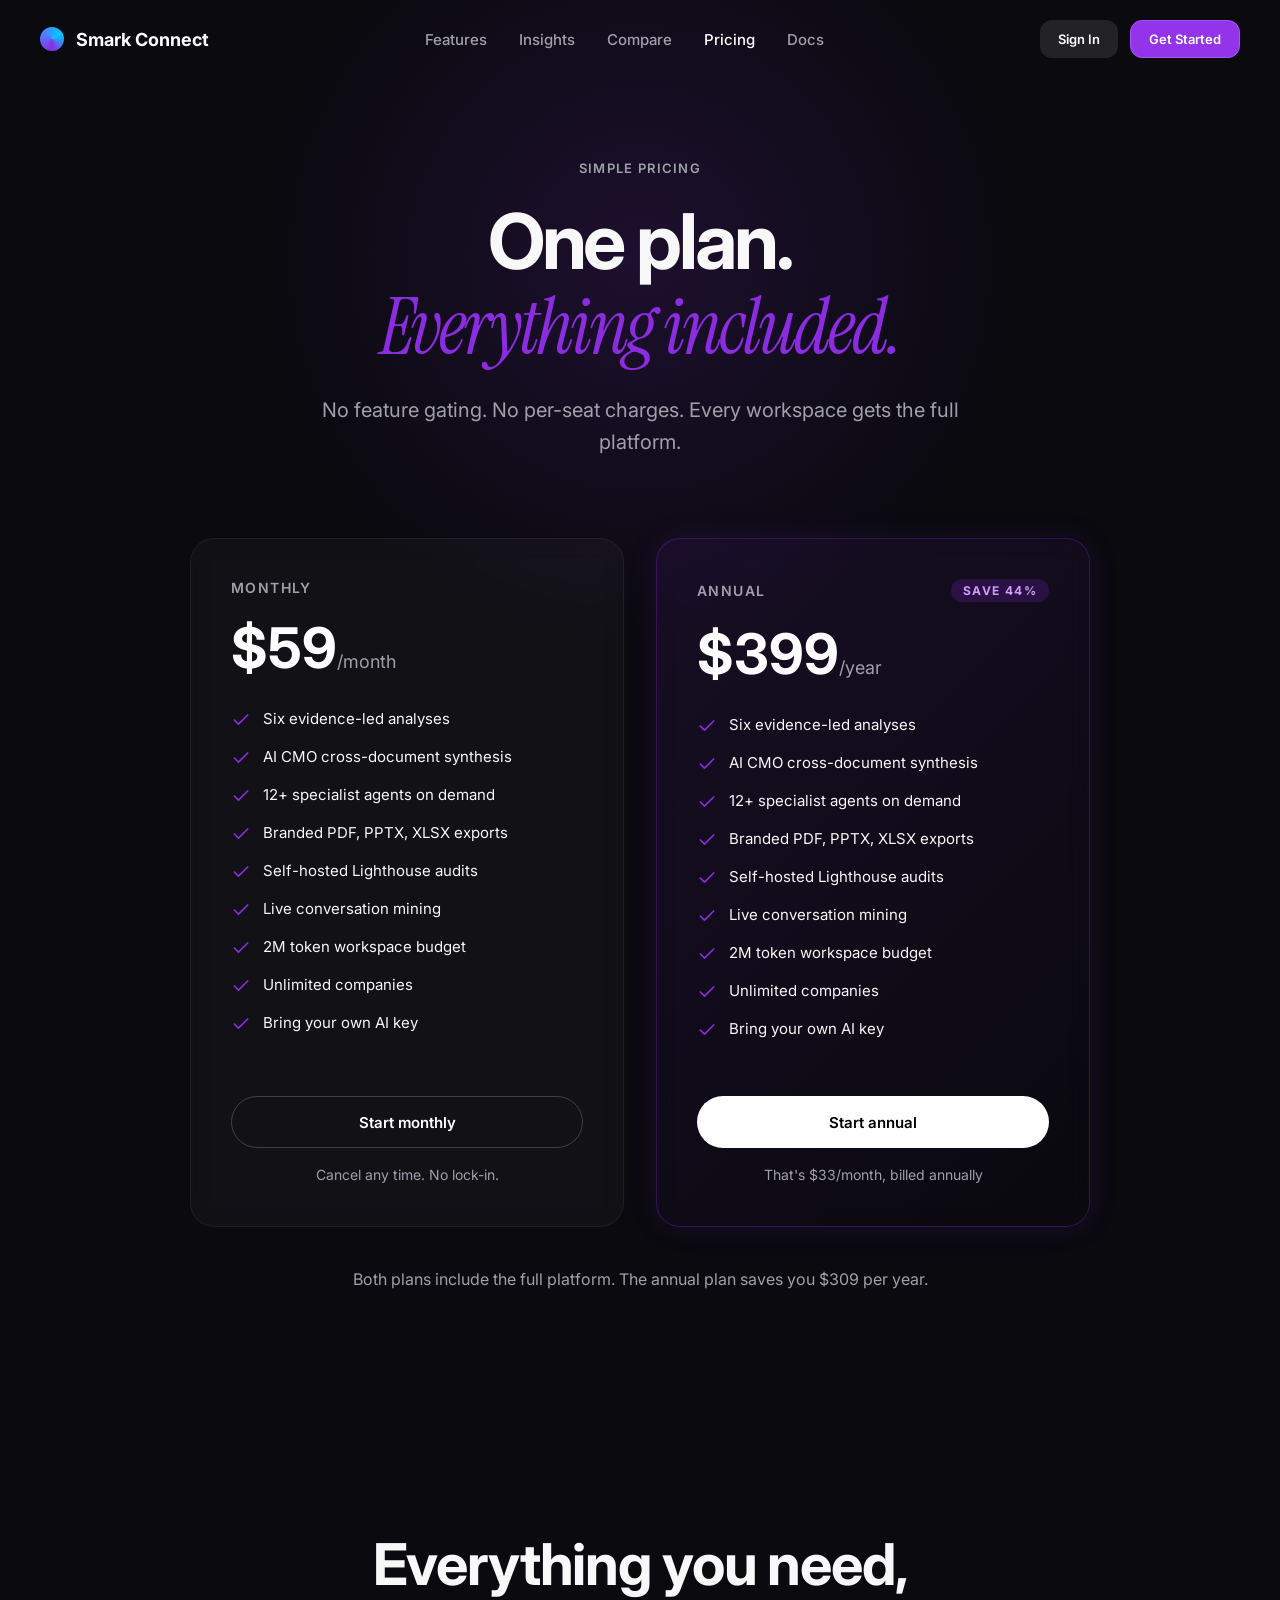
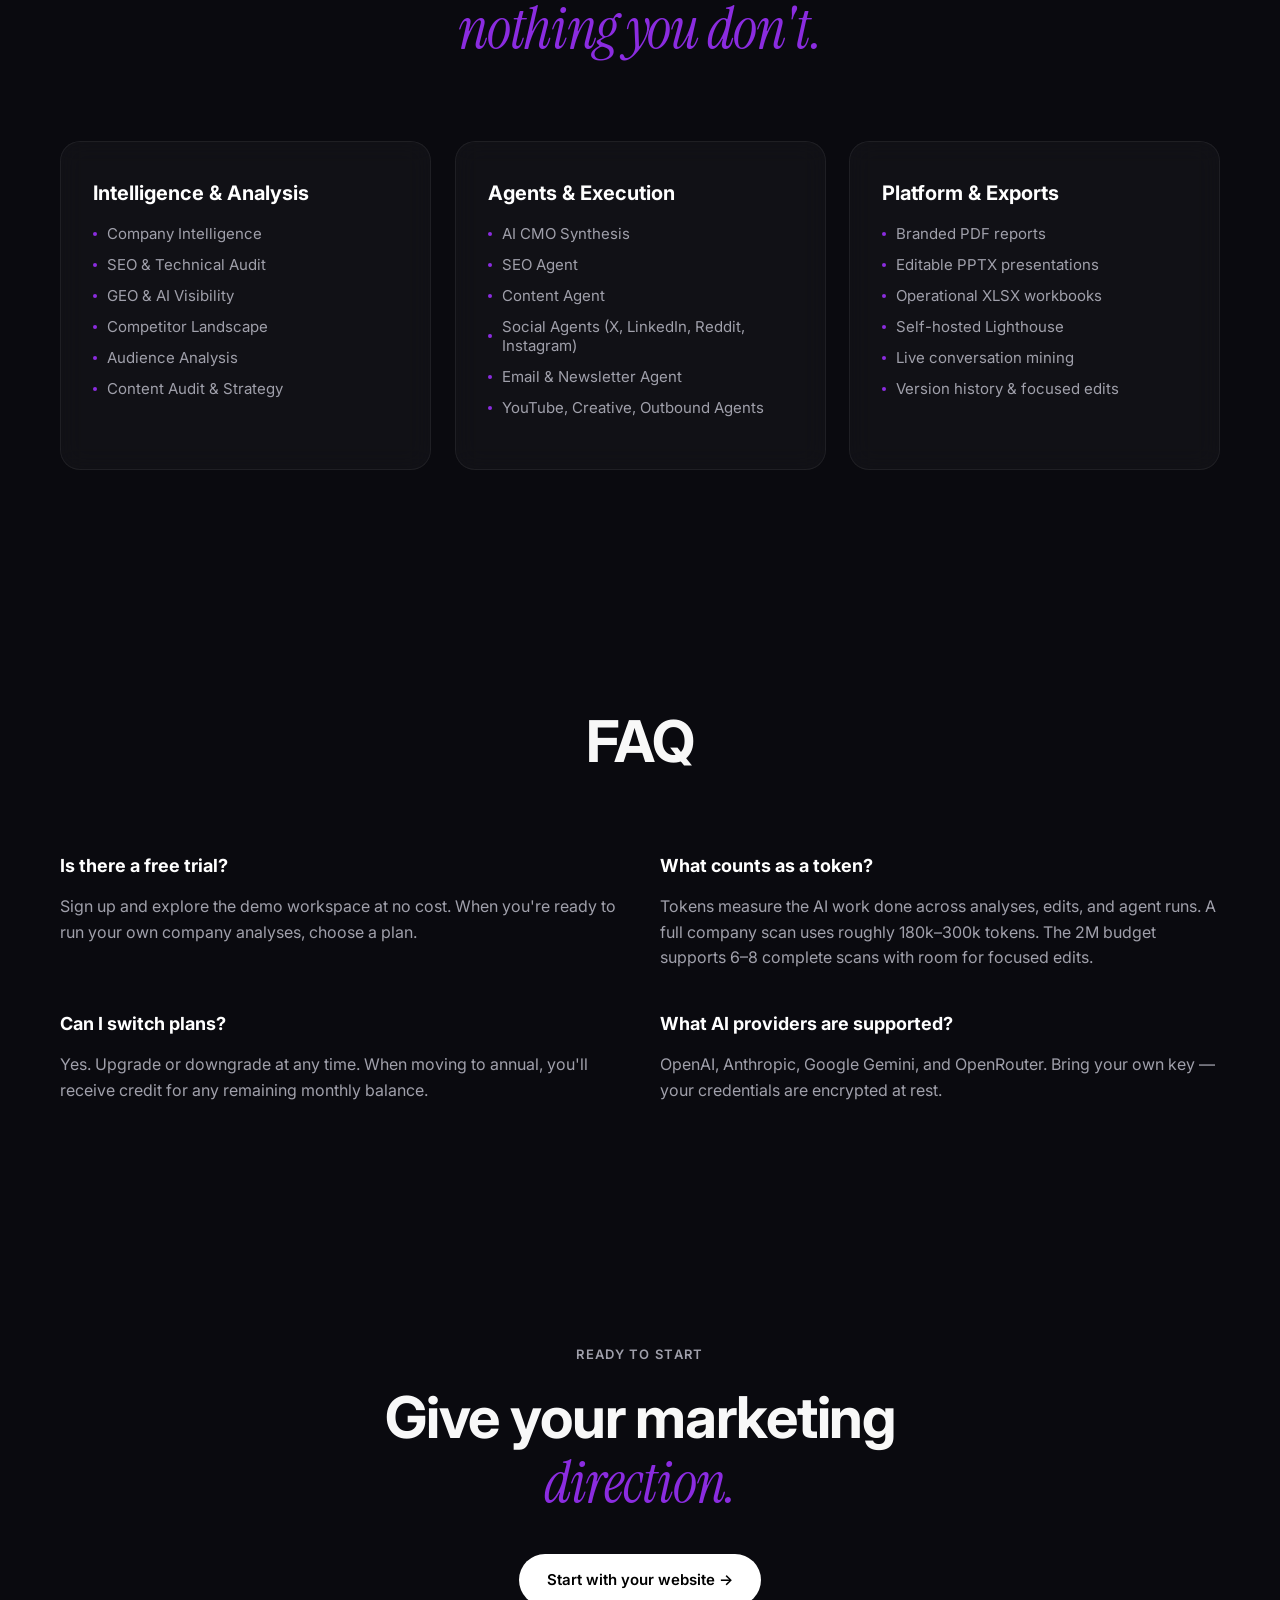
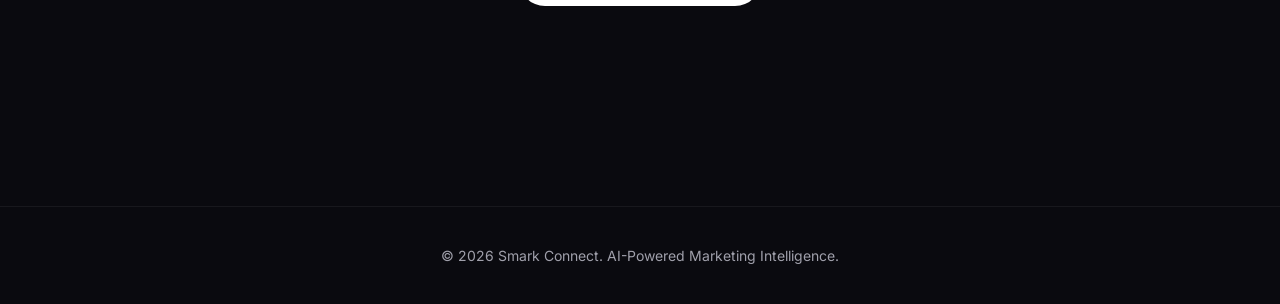
<file: public/pricing.html>
<!DOCTYPE html>
<html lang="en">
<head>
    <meta charset="UTF-8">
    <meta name="viewport" content="width=device-width, initial-scale=1.0">
    <title>Pricing - Smark Connect</title>
    <style>
        /* Inter and Instrument Serif */
        @import url('https://fonts.googleapis.com/css2?family=Instrument+Serif:ital@1&family=Inter:wght@400;500;600;700;800&display=swap');

        :root {
            --bg-dark: #0a0a0f;
            --text-light: #f8f8f8;
            --text-muted: #a0a0ab;
            --purple-main: #8b2ce0;
            --purple-light: rgba(139, 44, 224, 0.3);
            --card-bg: rgba(255, 255, 255, 0.03);
            --card-border: rgba(255, 255, 255, 0.06);
            --font-sans: 'Inter', sans-serif;
            --font-serif: 'Instrument Serif', serif;
        }

        * {
            box-sizing: border-box;
            margin: 0;
            padding: 0;
        }

        body {
            background-color: var(--bg-dark);
            color: var(--text-light);
            font-family: var(--font-sans);
            overflow-x: hidden;
            -webkit-font-smoothing: antialiased;
        }

        /* Canvases */
        #dot-canvas, #wave-canvas, .ambient-particles {
            display: none !important;
        }

        .particle {
            position: absolute;
            background: rgba(255, 255, 255, 0.4);
            border-radius: 50%;
            animation: float 20s infinite linear;
        }

        @keyframes float {
            0% { transform: translateY(100vh) translateX(0); opacity: 0; }
            10% { opacity: 1; }
            90% { opacity: 1; }
            100% { transform: translateY(-10vh) translateX(100px); opacity: 0; }
        }

        .hero-glow {
            position: absolute;
            top: 50%;
            left: 50%;
            transform: translate(-50%, -50%);
            width: 60vw;
            height: 60vw;
            background: radial-gradient(circle, rgba(139, 44, 224, 0.15) 0%, rgba(10, 10, 15, 0) 70%);
            z-index: -1;
            animation: pulseGlow 8s infinite alternate ease-in-out;
            pointer-events: none;
        }

        @keyframes pulseGlow {
            0% { opacity: 0.5; transform: translate(-50%, -50%) scale(0.9); }
            100% { opacity: 1; transform: translate(-50%, -50%) scale(1.1); }
        }

        /* Content Wrapper */
        .content-wrapper {
            position: relative;
            z-index: 2;
        }

        /* Typography */
        h1, h2, h3 {
            font-weight: 700;
            line-height: 1.1;
        }

        em {
            font-family: var(--font-serif);
            font-style: italic;
            font-weight: 400;
            color: var(--purple-main);
        }

        .kicker {
            font-size: 13px;
            font-weight: 600;
            letter-spacing: 0.1em;
            text-transform: uppercase;
            color: var(--text-muted);
            margin-bottom: 24px;
            display: inline-block;
        }

        p {
            line-height: 1.6;
            color: var(--text-muted);
        }

        /* Header */
        header {
            position: fixed;
            top: 0;
            left: 0;
            right: 0;
            padding: 20px 40px;
            display: flex;
            justify-content: space-between;
            align-items: center;
            z-index: 100;
            transition: all 0.3s ease;
        }

        header.scrolled {
            backdrop-filter: blur(20px);
            background: rgba(10, 10, 15, 0.6);
            border-bottom: 1px solid var(--card-border);
        }

        .logo {
            display: flex;
            align-items: center;
            gap: 12px;
            font-weight: 700;
            font-size: 18px;
            text-decoration: none;
            color: white;
        }

        .logo-mark {
            width: 24px;
            height: 24px;
            border-radius: 50%;
            background: conic-gradient(from 180deg at 50% 50%, #8b2ce0 0deg, #537cff 120deg, #00c8ff 240deg, #8b2ce0 360deg);
        }

        .nav-links {
            display: flex;
            gap: 32px;
            align-items: center;
        }

        .nav-link {
            color: var(--text-muted);
            text-decoration: none;
            font-size: 15px;
            font-weight: 500;
            transition: color 0.2s;
        }

        .nav-link:hover, .nav-link.active {
            color: white;
        }

        /* Buttons */
        .btn {
            display: inline-flex;
            align-items: center;
            justify-content: center;
            height: 52px;
            padding: 0 28px;
            border-radius: 999px;
            font-weight: 600;
            font-size: 15px;
            text-decoration: none;
            transition: all 0.2s ease;
            cursor: pointer;
            border: none;
        }

        .btn-primary {
            background: white;
            color: black;
        }

        .btn-primary:hover {
            transform: translateY(-2px);
            box-shadow: 0 10px 20px rgba(255, 255, 255, 0.1);
        }

        .btn-secondary {
            background: rgba(255, 255, 255, 0.1);
            color: white;
            backdrop-filter: blur(10px);
        }

        .btn-secondary:hover {
            background: rgba(255, 255, 255, 0.15);
        }

        .btn-outline {
            background: transparent;
            border: 1px solid rgba(255, 255, 255, 0.2);
            color: white;
        }

        .btn-outline:hover {
            background: rgba(255, 255, 255, 0.05);
            border-color: rgba(255, 255, 255, 0.3);
        }

        .btn-full {
            width: 100%;
        }

        /* Layout & Sections */
        section {
            padding: 120px 20px;
            max-width: 1200px;
            margin: 0 auto;
        }

        .section-header {
            text-align: center;
            margin-bottom: 80px;
            max-width: 700px;
            margin-inline: auto;
        }

        .section-header h2 {
            font-size: clamp(36px, 4.5vw, 60px);
            letter-spacing: -0.02em;
            margin-bottom: 24px;
        }

        .section-header p {
            font-size: 18px;
        }

        /* Hero */
        .hero {
            min-height: 50vh;
            display: flex;
            flex-direction: column;
            justify-content: center;
            align-items: center;
            text-align: center;
            padding-top: 160px;
            padding-bottom: 60px;
            position: relative;
        }

        .hero h1 {
            font-size: clamp(48px, 6vw, 80px);
            letter-spacing: -0.04em;
            margin-bottom: 24px;
            will-change: transform;
        }

        .hero .subtitle {
            font-size: 20px;
            max-width: 650px;
            margin: 0 auto;
        }

        /* Pricing Grid */
        .pricing-section {
            padding-top: 20px;
        }

        .pricing-grid {
            display: grid;
            grid-template-columns: 1fr 1fr;
            gap: 32px;
            max-width: 900px;
            margin: 0 auto;
        }

        .pricing-card {
            background: var(--card-bg);
            border: 1px solid var(--card-border);
            border-radius: 24px;
            padding: 40px;
            backdrop-filter: blur(12px);
            display: flex;
            flex-direction: column;
            transition: transform 0.3s ease, border-color 0.3s ease;
            will-change: transform;
        }

        .pricing-card:hover {
            border-color: rgba(255, 255, 255, 0.15);
        }

        .pricing-card.featured {
            background: linear-gradient(135deg, rgba(139, 44, 224, 0.1), rgba(10, 10, 15, 0));
            border-color: rgba(139, 44, 224, 0.3);
            box-shadow: 0 0 30px rgba(139, 44, 224, 0.12);
        }

        .pricing-card.featured:hover {
            border-color: rgba(139, 44, 224, 0.55);
        }

        .pricing-label {
            font-size: 14px;
            font-weight: 600;
            letter-spacing: 0.1em;
            color: var(--text-muted);
            margin-bottom: 24px;
            display: flex;
            justify-content: space-between;
            align-items: center;
        }

        .save-badge {
            background: rgba(139, 44, 224, 0.2);
            color: #d19bff;
            padding: 4px 12px;
            border-radius: 999px;
            font-size: 12px;
            font-weight: 700;
            text-transform: uppercase;
        }

        .pricing-price {
            font-size: 56px;
            font-weight: 700;
            font-family: var(--font-sans);
            margin-bottom: 32px;
            color: white;
            line-height: 1;
        }

        .pricing-price span {
            font-size: 18px;
            color: var(--text-muted);
            font-weight: 400;
        }

        .pricing-features {
            list-style: none;
            margin-bottom: 40px;
            flex-grow: 1;
        }

        .pricing-features li {
            display: flex;
            align-items: flex-start;
            gap: 12px;
            margin-bottom: 16px;
            font-size: 15px;
            color: var(--text-light);
            line-height: 1.4;
        }

        .pricing-features svg {
            color: var(--purple-main);
            flex-shrink: 0;
            margin-top: 2px;
        }

        .pricing-action {
            margin-top: auto;
        }

        .pricing-note {
            font-size: 14px;
            color: var(--text-muted);
            text-align: center;
            margin-top: 16px;
        }
        
        .pricing-comparison-note {
            text-align: center;
            font-size: 16px;
            color: var(--text-muted);
            max-width: 600px;
            margin: 40px auto 0;
        }

        /* Grids */
        .grid {
            display: grid;
            grid-template-columns: repeat(3, 1fr);
            gap: 24px;
        }

        /* Cards */
        .card {
            background: var(--card-bg);
            border: 1px solid var(--card-border);
            border-radius: 20px;
            padding: 40px 32px;
            backdrop-filter: blur(12px);
            transition: transform 0.3s ease, border-color 0.3s ease;
            will-change: transform;
        }

        .card:hover {
            border-color: rgba(255, 255, 255, 0.18);
        }

        .card h3 {
            font-size: 20px;
            margin-bottom: 20px;
            color: white;
        }

        .feature-list {
            list-style: none;
        }

        .feature-list li {
            font-size: 15px;
            color: var(--text-muted);
            margin-bottom: 12px;
            display: flex;
            align-items: center;
            gap: 10px;
        }
        
        .feature-list li::before {
            content: "";
            width: 4px;
            height: 4px;
            border-radius: 50%;
            background: var(--purple-main);
        }

        /* FAQ */
        .faq-grid {
            display: grid;
            grid-template-columns: 1fr 1fr;
            gap: 40px;
        }

        .faq-item h3 {
            font-size: 18px;
            margin-bottom: 16px;
            color: white;
            line-height: 1.4;
        }

        /* Footer */
        footer {
            padding: 40px 20px;
            text-align: center;
            border-top: 1px solid var(--card-border);
            color: var(--text-muted);
            font-size: 14px;
        }

        /* Responsive */
        @media (max-width: 980px) {
            .grid {
                grid-template-columns: repeat(2, 1fr);
            }
            .faq-grid {
                grid-template-columns: 1fr;
            }
        }

        @media (max-width: 768px) {
            .pricing-grid {
                grid-template-columns: 1fr;
            }
            .pricing-card.featured {
                transform: none;
            }
            .pricing-card.featured:hover {
                transform: translateY(-4px);
            }
            header {
                padding: 16px 20px;
            }
            .nav-links {
                display: none; /* simple mobile fallback, or could keep it minimal */
            }
        }

        @media (max-width: 650px) {
            .grid {
                grid-template-columns: 1fr;
            }
            .hero h1 {
                font-size: 40px;
            }
            .section-header h2 {
                font-size: 32px;
            }
        }
        
        @media (prefers-reduced-motion: reduce) {
            #dot-canvas, #wave-canvas, .ambient-particles {
                display: none;
            }
            .hero h1, .card, .pricing-card {
                transform: none !important;
                transition: none !important;
            }
            .hero-glow {
                animation: none;
            }
        }
    </style>
</head>
<body>
    <canvas id="dot-canvas"></canvas>
    <canvas id="wave-canvas"></canvas>
    
    <div class="ambient-particles" id="particles">
        <!-- Injected via JS -->
    </div>

    <div class="content-wrapper">
        <header id="header">
            <a href="/" class="logo">
                <div class="logo-mark"></div>
                Smark Connect
            </a>
            <div class="nav-links">
                <a href="/#features" class="nav-link">Features</a>
                <a href="/#insights" class="nav-link">Insights</a>
                <a href="/#comparison" class="nav-link">Compare</a>
                <a href="/pricing" class="nav-link active">Pricing</a>
                <a href="/docs" class="nav-link">Docs</a>
            </div>
            <div style="display: flex; align-items: center; gap: 12px;">
                <a href="/login" class="btn btn-secondary" style="height: 38px; padding: 0 18px; font-size: 13px; border-radius: 12px;">Sign In</a>
                <a href="/onboarding" class="btn btn-primary" style="height: 38px; padding: 0 18px; font-size: 13px; border-radius: 12px; background: #9333ea; color: white; border: 1px solid #a855f7;">Get Started</a>
            </div>
        </header>

        <section class="hero">
            <div class="hero-glow"></div>
            <span class="kicker">SIMPLE PRICING</span>
            <h1 data-parallax="0.3">One plan.<br><em>Everything included.</em></h1>
            <p class="subtitle" data-parallax="0.2">No feature gating. No per-seat charges. Every workspace gets the full platform.</p>
        </section>

        <section class="pricing-section">
            <div class="pricing-grid">
                <!-- Monthly Card -->
                <div class="pricing-card" data-parallax="0.05">
                    <div class="pricing-label">MONTHLY</div>
                    <div class="pricing-price">$59<span>/month</span></div>
                    
                    <ul class="pricing-features">
                        <li>
                            <svg width="20" height="20" viewBox="0 0 24 24" fill="none" stroke="currentColor" stroke-width="2" stroke-linecap="round" stroke-linejoin="round"><polyline points="20 6 9 17 4 12"></polyline></svg>
                            Six evidence-led analyses
                        </li>
                        <li>
                            <svg width="20" height="20" viewBox="0 0 24 24" fill="none" stroke="currentColor" stroke-width="2" stroke-linecap="round" stroke-linejoin="round"><polyline points="20 6 9 17 4 12"></polyline></svg>
                            AI CMO cross-document synthesis
                        </li>
                        <li>
                            <svg width="20" height="20" viewBox="0 0 24 24" fill="none" stroke="currentColor" stroke-width="2" stroke-linecap="round" stroke-linejoin="round"><polyline points="20 6 9 17 4 12"></polyline></svg>
                            12+ specialist agents on demand
                        </li>
                        <li>
                            <svg width="20" height="20" viewBox="0 0 24 24" fill="none" stroke="currentColor" stroke-width="2" stroke-linecap="round" stroke-linejoin="round"><polyline points="20 6 9 17 4 12"></polyline></svg>
                            Branded PDF, PPTX, XLSX exports
                        </li>
                        <li>
                            <svg width="20" height="20" viewBox="0 0 24 24" fill="none" stroke="currentColor" stroke-width="2" stroke-linecap="round" stroke-linejoin="round"><polyline points="20 6 9 17 4 12"></polyline></svg>
                            Self-hosted Lighthouse audits
                        </li>
                        <li>
                            <svg width="20" height="20" viewBox="0 0 24 24" fill="none" stroke="currentColor" stroke-width="2" stroke-linecap="round" stroke-linejoin="round"><polyline points="20 6 9 17 4 12"></polyline></svg>
                            Live conversation mining
                        </li>
                        <li>
                            <svg width="20" height="20" viewBox="0 0 24 24" fill="none" stroke="currentColor" stroke-width="2" stroke-linecap="round" stroke-linejoin="round"><polyline points="20 6 9 17 4 12"></polyline></svg>
                            2M token workspace budget
                        </li>
                        <li>
                            <svg width="20" height="20" viewBox="0 0 24 24" fill="none" stroke="currentColor" stroke-width="2" stroke-linecap="round" stroke-linejoin="round"><polyline points="20 6 9 17 4 12"></polyline></svg>
                            Unlimited companies
                        </li>
                        <li>
                            <svg width="20" height="20" viewBox="0 0 24 24" fill="none" stroke="currentColor" stroke-width="2" stroke-linecap="round" stroke-linejoin="round"><polyline points="20 6 9 17 4 12"></polyline></svg>
                            Bring your own AI key
                        </li>
                    </ul>
                    
                    <div class="pricing-action">
                        <a href="/onboarding" class="btn btn-outline btn-full">Start monthly</a>
                        <p class="pricing-note">Cancel any time. No lock-in.</p>
                    </div>
                </div>

                <!-- Annual Card -->
                <div class="pricing-card featured" data-parallax="0.1">
                    <div class="pricing-label">
                        ANNUAL
                        <span class="save-badge">Save 44%</span>
                    </div>
                    <div class="pricing-price">$399<span>/year</span></div>
                    
                    <ul class="pricing-features">
                        <li>
                            <svg width="20" height="20" viewBox="0 0 24 24" fill="none" stroke="currentColor" stroke-width="2" stroke-linecap="round" stroke-linejoin="round"><polyline points="20 6 9 17 4 12"></polyline></svg>
                            Six evidence-led analyses
                        </li>
                        <li>
                            <svg width="20" height="20" viewBox="0 0 24 24" fill="none" stroke="currentColor" stroke-width="2" stroke-linecap="round" stroke-linejoin="round"><polyline points="20 6 9 17 4 12"></polyline></svg>
                            AI CMO cross-document synthesis
                        </li>
                        <li>
                            <svg width="20" height="20" viewBox="0 0 24 24" fill="none" stroke="currentColor" stroke-width="2" stroke-linecap="round" stroke-linejoin="round"><polyline points="20 6 9 17 4 12"></polyline></svg>
                            12+ specialist agents on demand
                        </li>
                        <li>
                            <svg width="20" height="20" viewBox="0 0 24 24" fill="none" stroke="currentColor" stroke-width="2" stroke-linecap="round" stroke-linejoin="round"><polyline points="20 6 9 17 4 12"></polyline></svg>
                            Branded PDF, PPTX, XLSX exports
                        </li>
                        <li>
                            <svg width="20" height="20" viewBox="0 0 24 24" fill="none" stroke="currentColor" stroke-width="2" stroke-linecap="round" stroke-linejoin="round"><polyline points="20 6 9 17 4 12"></polyline></svg>
                            Self-hosted Lighthouse audits
                        </li>
                        <li>
                            <svg width="20" height="20" viewBox="0 0 24 24" fill="none" stroke="currentColor" stroke-width="2" stroke-linecap="round" stroke-linejoin="round"><polyline points="20 6 9 17 4 12"></polyline></svg>
                            Live conversation mining
                        </li>
                        <li>
                            <svg width="20" height="20" viewBox="0 0 24 24" fill="none" stroke="currentColor" stroke-width="2" stroke-linecap="round" stroke-linejoin="round"><polyline points="20 6 9 17 4 12"></polyline></svg>
                            2M token workspace budget
                        </li>
                        <li>
                            <svg width="20" height="20" viewBox="0 0 24 24" fill="none" stroke="currentColor" stroke-width="2" stroke-linecap="round" stroke-linejoin="round"><polyline points="20 6 9 17 4 12"></polyline></svg>
                            Unlimited companies
                        </li>
                        <li>
                            <svg width="20" height="20" viewBox="0 0 24 24" fill="none" stroke="currentColor" stroke-width="2" stroke-linecap="round" stroke-linejoin="round"><polyline points="20 6 9 17 4 12"></polyline></svg>
                            Bring your own AI key
                        </li>
                    </ul>
                    
                    <div class="pricing-action">
                        <a href="/onboarding" class="btn btn-primary btn-full">Start annual</a>
                        <p class="pricing-note">That's $33/month, billed annually</p>
                    </div>
                </div>
            </div>
            
            <p class="pricing-comparison-note" data-parallax="0.05">Both plans include the full platform. The annual plan saves you $309 per year.</p>
        </section>

        <section class="included">
            <div class="section-header" data-parallax="0.1">
                <h2>Everything you need,<br><em>nothing you don't.</em></h2>
            </div>

            <div class="grid">
                <div class="card" data-parallax="0.05">
                    <h3>Intelligence & Analysis</h3>
                    <ul class="feature-list">
                        <li>Company Intelligence</li>
                        <li>SEO & Technical Audit</li>
                        <li>GEO & AI Visibility</li>
                        <li>Competitor Landscape</li>
                        <li>Audience Analysis</li>
                        <li>Content Audit & Strategy</li>
                    </ul>
                </div>
                
                <div class="card" data-parallax="0.1">
                    <h3>Agents & Execution</h3>
                    <ul class="feature-list">
                        <li>AI CMO Synthesis</li>
                        <li>SEO Agent</li>
                        <li>Content Agent</li>
                        <li>Social Agents (X, LinkedIn, Reddit, Instagram)</li>
                        <li>Email & Newsletter Agent</li>
                        <li>YouTube, Creative, Outbound Agents</li>
                    </ul>
                </div>

                <div class="card" data-parallax="0.15">
                    <h3>Platform & Exports</h3>
                    <ul class="feature-list">
                        <li>Branded PDF reports</li>
                        <li>Editable PPTX presentations</li>
                        <li>Operational XLSX workbooks</li>
                        <li>Self-hosted Lighthouse</li>
                        <li>Live conversation mining</li>
                        <li>Version history & focused edits</li>
                    </ul>
                </div>
            </div>
        </section>

        <section class="faq">
            <div class="section-header" data-parallax="0.1">
                <h2>FAQ</h2>
            </div>
            
            <div class="faq-grid">
                <div class="faq-item" data-parallax="0.05">
                    <h3>Is there a free trial?</h3>
                    <p>Sign up and explore the demo workspace at no cost. When you're ready to run your own company analyses, choose a plan.</p>
                </div>
                <div class="faq-item" data-parallax="0.08">
                    <h3>What counts as a token?</h3>
                    <p>Tokens measure the AI work done across analyses, edits, and agent runs. A full company scan uses roughly 180k–300k tokens. The 2M budget supports 6–8 complete scans with room for focused edits.</p>
                </div>
                <div class="faq-item" data-parallax="0.05">
                    <h3>Can I switch plans?</h3>
                    <p>Yes. Upgrade or downgrade at any time. When moving to annual, you'll receive credit for any remaining monthly balance.</p>
                </div>
                <div class="faq-item" data-parallax="0.08">
                    <h3>What AI providers are supported?</h3>
                    <p>OpenAI, Anthropic, Google Gemini, and OpenRouter. Bring your own key — your credentials are encrypted at rest.</p>
                </div>
            </div>
        </section>

        <section class="final-cta">
            <div class="section-header" data-parallax="0.1">
                <span class="kicker">READY TO START</span>
                <h2>Give your marketing<br><em>direction.</em></h2>
                <div style="margin-top: 40px;">
                    <a href="index.html" class="btn btn-primary">Start with your website &rarr;</a>
                </div>
            </div>
        </section>

        <footer>
            &copy; 2026 Smark Connect. AI-Powered Marketing Intelligence.
        </footer>
    </div>

    <script>
        // Check for reduced motion preference
        const prefersReducedMotion = window.matchMedia('(prefers-reduced-motion: reduce)').matches;

        if (!prefersReducedMotion) {
            // DOT CANVAS
            const dotCanvas = document.getElementById('dot-canvas');
            const dCtx = dotCanvas.getContext('2d');
            
            let mouseX = -1000;
            let mouseY = -1000;
            
            window.addEventListener('mousemove', (e) => {
                mouseX = e.clientX;
                mouseY = e.clientY;
            });

            function resizeDotCanvas() {
                dotCanvas.width = window.innerWidth;
                dotCanvas.height = window.innerHeight;
            }

            window.addEventListener('resize', () => {
                resizeDotCanvas();
                resizeWaveCanvas();
            });

            function drawDots() {
                dCtx.clearRect(0, 0, dotCanvas.width, dotCanvas.height);
                
                const spacing = 30; // 28-32px spacing
                
                for (let x = 0; x < dotCanvas.width; x += spacing) {
                    for (let y = 0; y < dotCanvas.height; y += spacing) {
                        const dx = x - mouseX;
                        const dy = y - mouseY;
                        const dist = Math.sqrt(dx * dx + dy * dy);
                        
                        let radius = 1.2;
                        let color = 'rgba(255, 255, 255, 0.15)';
                        
                        if (dist < 120) {
                            // Scale based on proximity
                            const factor = 1 - (dist / 120);
                            radius = 1.2 + (1.3 * factor); // up to 2.5px
                            color = `rgba(139, 44, 224, ${0.15 + (0.35 * factor)})`; // transitions to rgba(139, 44, 224, 0.5)
                        }
                        
                        dCtx.beginPath();
                        dCtx.arc(x, y, radius, 0, Math.PI * 2);
                        dCtx.fillStyle = color;
                        dCtx.fill();
                    }
                }
                
                requestAnimationFrame(drawDots);
            }

            // WAVE CANVAS
            const waveCanvas = document.getElementById('wave-canvas');
            const wCtx = waveCanvas.getContext('2d');
            let waveTime = 0;

            function resizeWaveCanvas() {
                waveCanvas.width = window.innerWidth;
                waveCanvas.height = window.innerHeight;
            }

            function drawWaves() {
                wCtx.clearRect(0, 0, waveCanvas.width, waveCanvas.height);
                waveTime += 0.006;
                const w = waveCanvas.width;
                const h = waveCanvas.height;
                
                const waves = [
                    { // Primary left sweep
                    startX: -w * 0.15,
                    startY: h * 1.15,
                    points: [
                        { cpx1: w * 0.02, cpy1: h * 0.85, cpx2: w * 0.12, cpy2: h * 0.42, ex: w * 0.32, ey: h * 0.3 },
                        { cpx1: w * 0.42, cpy1: h * 0.22, cpx2: w * 0.55, cpy2: h * 0.28, ex: w * 0.72, ey: h * 0.45 },
                        { cpx1: w * 0.82, cpy1: h * 0.55, cpx2: w * 0.92, cpy2: h * 0.7, ex: w * 1.15, ey: h * 0.8 },
                    ],
                    width: 220,
                    colors: ['rgba(100,30,220,0)','rgba(130,50,240,0.5)','rgba(90,100,255,0.4)','rgba(30,160,255,0.25)','rgba(0,220,255,0.1)','rgba(0,200,255,0)'],
                    phase: 0, speed: 1.4,
                    },
                    { // Primary right sweep
                    startX: w * 1.15,
                    startY: h * 1.15,
                    points: [
                        { cpx1: w * 0.98, cpy1: h * 0.82, cpx2: w * 0.88, cpy2: h * 0.4, ex: w * 0.68, ey: h * 0.3 },
                        { cpx1: w * 0.58, cpy1: h * 0.24, cpx2: w * 0.45, cpy2: h * 0.3, ex: w * 0.28, ey: h * 0.48 },
                        { cpx1: w * 0.18, cpy1: h * 0.58, cpx2: w * 0.08, cpy2: h * 0.72, ex: -w * 0.12, ey: h * 0.85 },
                    ],
                    width: 240,
                    colors: ['rgba(100,30,220,0)','rgba(139,44,224,0.45)','rgba(83,124,255,0.35)','rgba(20,140,250,0.2)','rgba(0,200,255,0.08)','rgba(0,200,255,0)'],
                    phase: 1.2, speed: 1.1,
                    },
                    { // Inner left
                    startX: -w * 0.05,
                    startY: h * 1.05,
                    points: [
                        { cpx1: w * 0.1, cpy1: h * 0.78, cpx2: w * 0.2, cpy2: h * 0.48, ex: w * 0.38, ey: h * 0.38 },
                        { cpx1: w * 0.48, cpy1: h * 0.32, cpx2: w * 0.58, cpy2: h * 0.36, ex: w * 0.75, ey: h * 0.52 },
                    ],
                    width: 120,
                    colors: ['rgba(160,60,255,0)','rgba(160,60,255,0.35)','rgba(100,120,255,0.2)','rgba(160,60,255,0)'],
                    phase: 2.5, speed: 1.8,
                    },
                    { // Inner right
                    startX: w * 1.05,
                    startY: h * 1.05,
                    points: [
                        { cpx1: w * 0.9, cpy1: h * 0.75, cpx2: w * 0.8, cpy2: h * 0.46, ex: w * 0.62, ey: h * 0.36 },
                        { cpx1: w * 0.52, cpy1: h * 0.3, cpx2: w * 0.42, cpy2: h * 0.38, ex: w * 0.25, ey: h * 0.55 },
                    ],
                    width: 100,
                    colors: ['rgba(120,40,240,0)','rgba(120,40,240,0.3)','rgba(70,110,255,0.18)','rgba(120,40,240,0)'],
                    phase: 3.8, speed: 2.0,
                    },
                    { // Deep center glow
                    startX: w * 0.15,
                    startY: h * 1.3,
                    points: [
                        { cpx1: w * 0.25, cpy1: h * 0.65, cpx2: w * 0.38, cpy2: h * 0.35, ex: w * 0.5, ey: h * 0.32 },
                        { cpx1: w * 0.62, cpy1: h * 0.3, cpx2: w * 0.75, cpy2: h * 0.55, ex: w * 0.85, ey: h * 1.3 },
                    ],
                    width: 300,
                    colors: ['rgba(139,44,224,0)','rgba(139,44,224,0.18)','rgba(100,80,240,0.12)','rgba(139,44,224,0)'],
                    phase: 5, speed: 0.7,
                    },
                ];

                waves.forEach(wave => {
                    const t = waveTime * wave.speed + wave.phase;
                    const wobbleA = Math.sin(t) * 55;
                    const wobbleB = Math.cos(t * 0.7) * 40;
                    const wobbleC = Math.sin(t * 1.3) * 25;
                    
                    wCtx.beginPath();
                    wCtx.moveTo(wave.startX, wave.startY + wobbleA * 0.4);
                    
                    wave.points.forEach((p, i) => {
                        const oA = Math.sin(t + i * 1.1) * wobbleA;
                        const oB = Math.cos(t * 0.8 + i * 0.9) * wobbleB;
                        const oC = Math.sin(t * 1.5 + i * 1.4) * wobbleC;
                        wCtx.bezierCurveTo(
                            p.cpx1 + oB + oC * 0.5, p.cpy1 + oA,
                            p.cpx2 - oA + oC, p.cpy2 + oB * 0.8,
                            p.ex + oA * 0.4 - oC * 0.3, p.ey - oB * 0.6
                        );
                    });
                    
                    const gradient = wCtx.createLinearGradient(0, h, w, 0);
                    wave.colors.forEach((c, i) => gradient.addColorStop(i / (wave.colors.length - 1), c));
                    
                    wCtx.strokeStyle = gradient;
                    wCtx.lineWidth = wave.width;
                    wCtx.lineCap = 'round';
                    wCtx.lineJoin = 'round';
                    wCtx.stroke();
                });
                
                requestAnimationFrame(drawWaves);
            }

            // Initialize canvases
            resizeDotCanvas();
            resizeWaveCanvas();
            drawDots();
            drawWaves();

            // Parallax on mouse move for waves
            window.addEventListener('mousemove', (e) => {
                const x = (e.clientX / window.innerWidth - 0.5) * 3;
                const y = (e.clientY / window.innerHeight - 0.5) * 3;
                waveCanvas.style.transform = `translate(${x}%, ${y}%)`;
            });

            // Add particles
            const particlesContainer = document.getElementById('particles');
            for(let i = 0; i < 8; i++) {
                const particle = document.createElement('div');
                particle.className = 'particle';
                const size = Math.random() * 4 + 2;
                particle.style.width = `${size}px`;
                particle.style.height = `${size}px`;
                particle.style.left = `${Math.random() * 100}vw`;
                particle.style.animationDuration = `${Math.random() * 15 + 15}s`;
                particle.style.animationDelay = `${Math.random() * -20}s`;
                particlesContainer.appendChild(particle);
            }
        }

        // Parallax scroll logic
        const parallaxElements = document.querySelectorAll('[data-parallax]');
        const header = document.getElementById('header');

        window.addEventListener('scroll', () => {
            const scrollY = window.scrollY;
            
            // Header blur effect
            if (scrollY > 50) {
                header.classList.add('scrolled');
            } else {
                header.classList.remove('scrolled');
            }

            // Content kept stationary and calm for clean reading experience
        });
    </script>
</body>
</html>
</file>
